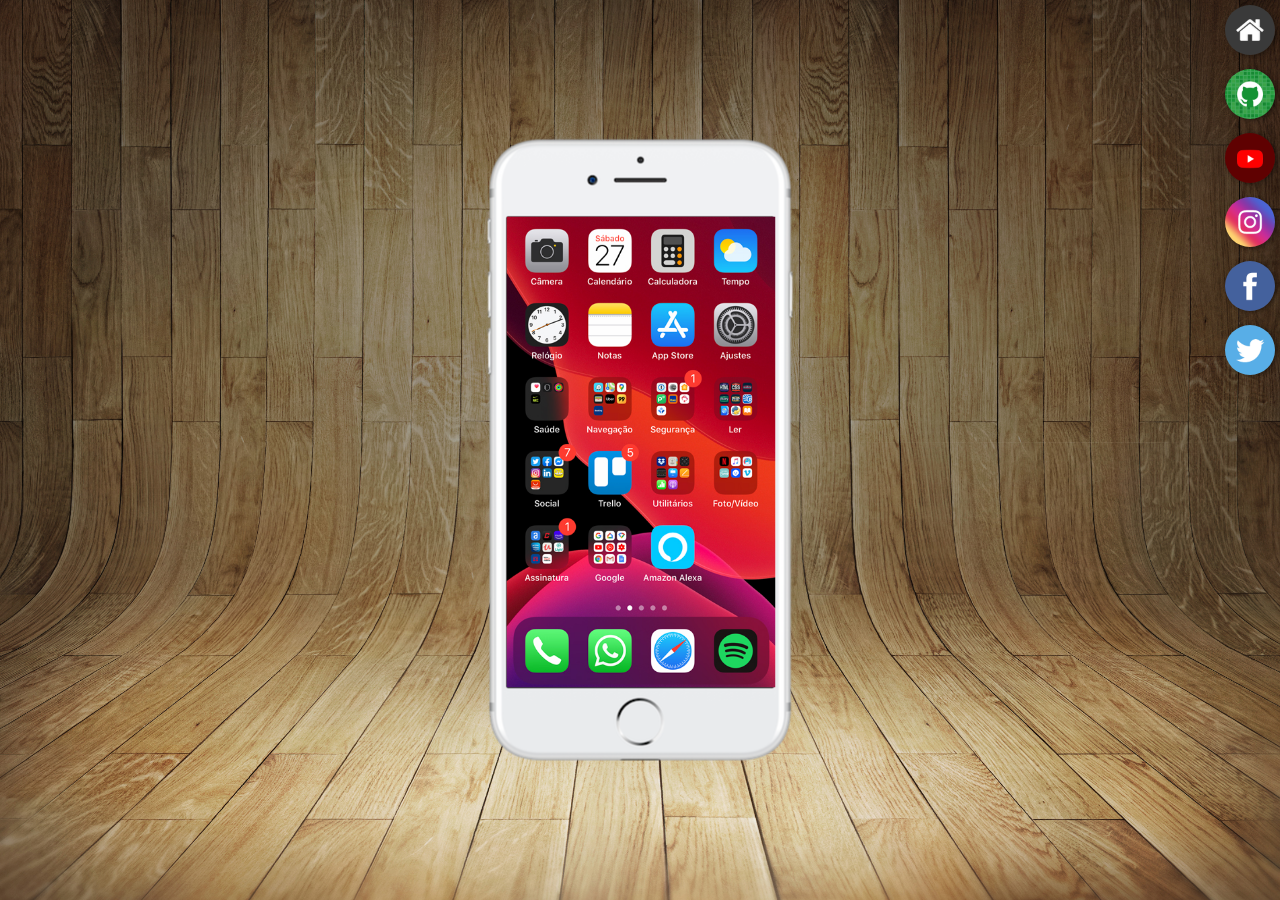
<file: index.html>
<!DOCTYPE html>
<html lang="pt-br">
<head>
    <meta charset="UTF-8">
    <meta name="viewport" content="width=device-width, initial-scale=1.0">
    <link rel="shortcut icon" href="favicon.ico" type="image/x-icon">
    <link rel="stylesheet" href="estilo/style.css">
    <title>Projeto de Redes Sociais</title>

</head>
<body>
    <main>
        <section id="telefone">
            <iframe src="home.html" name="tela" id="tela" frameborder="0">

            </iframe>
        </section>
        <section id="redes">
            <a href="home.html" target="tela"><img src="imagens/logo-home.jpg" alt="home"></a> <br>
            <a href="github.html" target="tela"><img src="imagens/logo-github.jpg" alt="github"></a> <br>
            <a href="youtube.html" target="tela"><img src="imagens/logo-youtube.jpg" alt="youtube"></a> <br>
            <a href="instagram.html" target="tela"><img src="imagens/logo-instagram.jpg" alt="instagram"></a> <br>
            <a href="facebook.html" target="tela"><img src="imagens/logo-facebook.jpg" alt="facebook"></a> <br>
            <a href="twitter.html" target="tela"><img src="imagens/logo-twitter.jpg" alt="twitter"></a> <br>

        </section>
    </main>
</body>
</html>
</file>
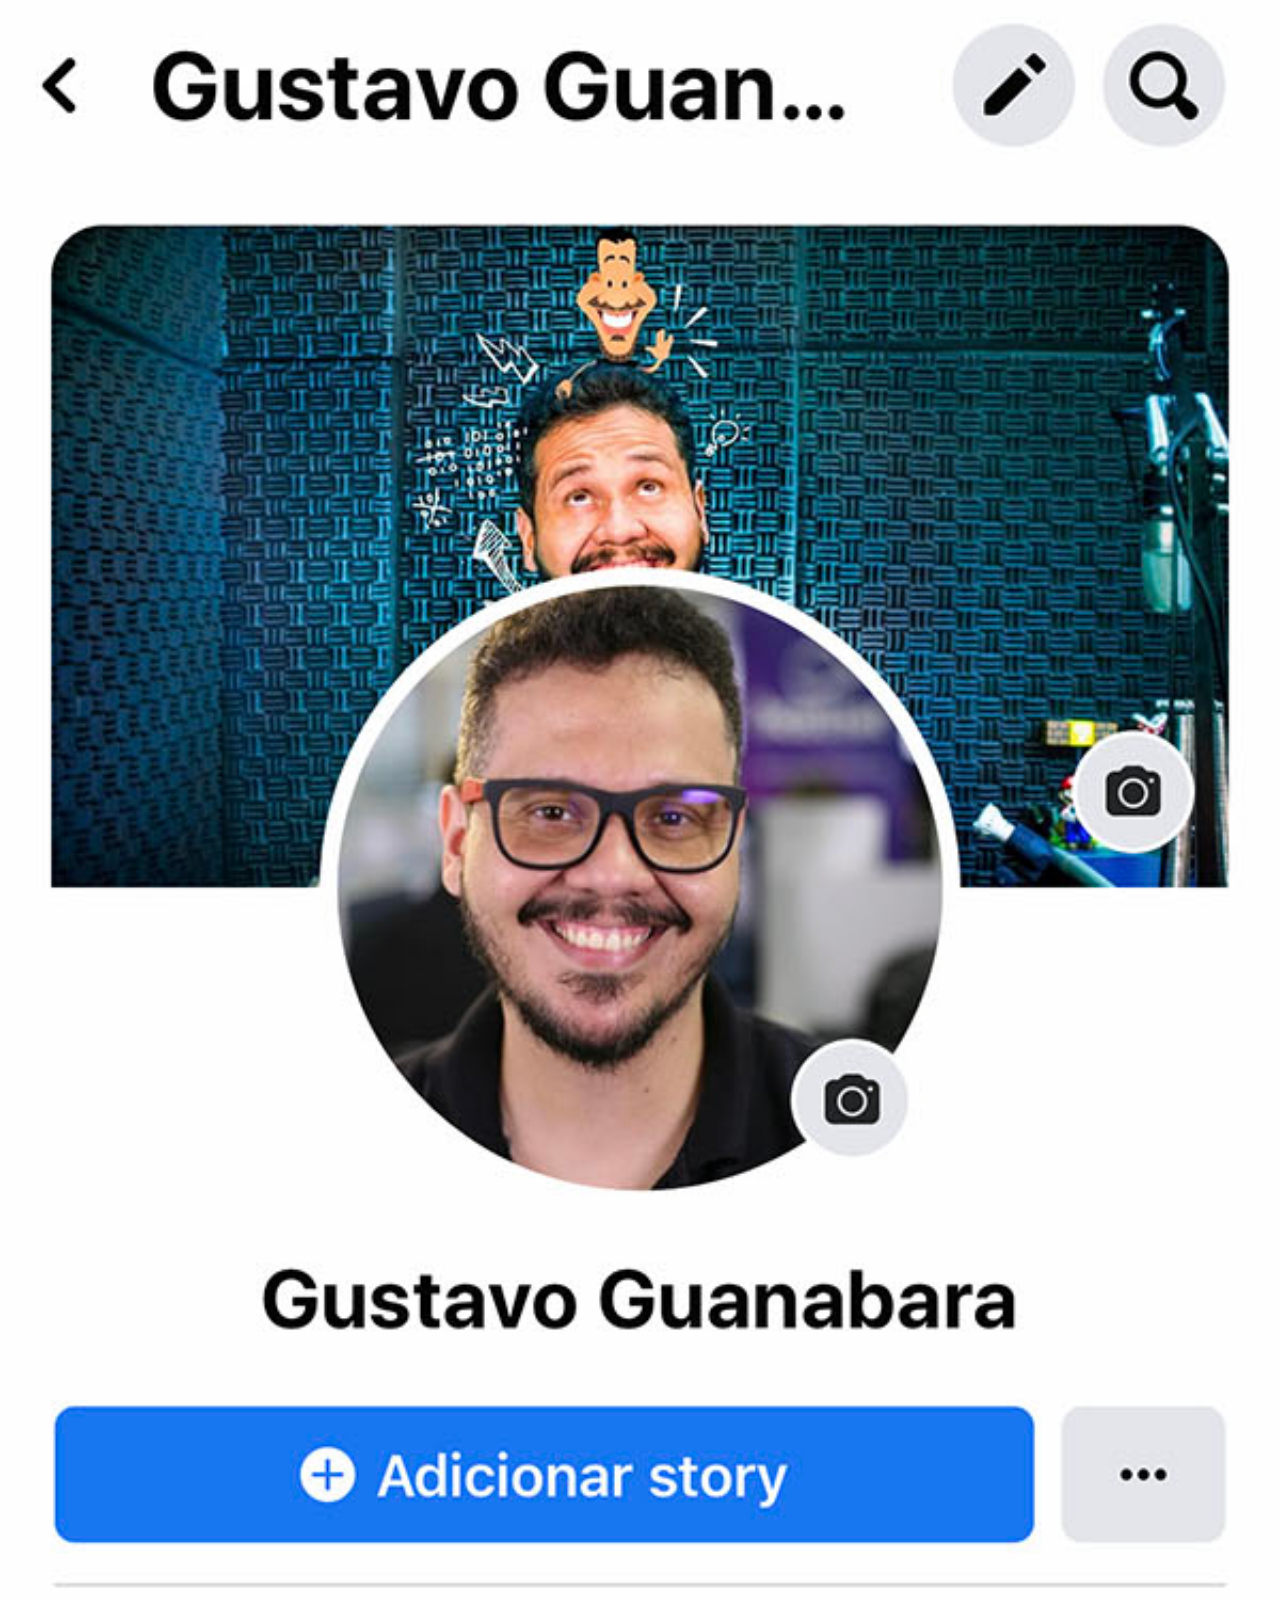
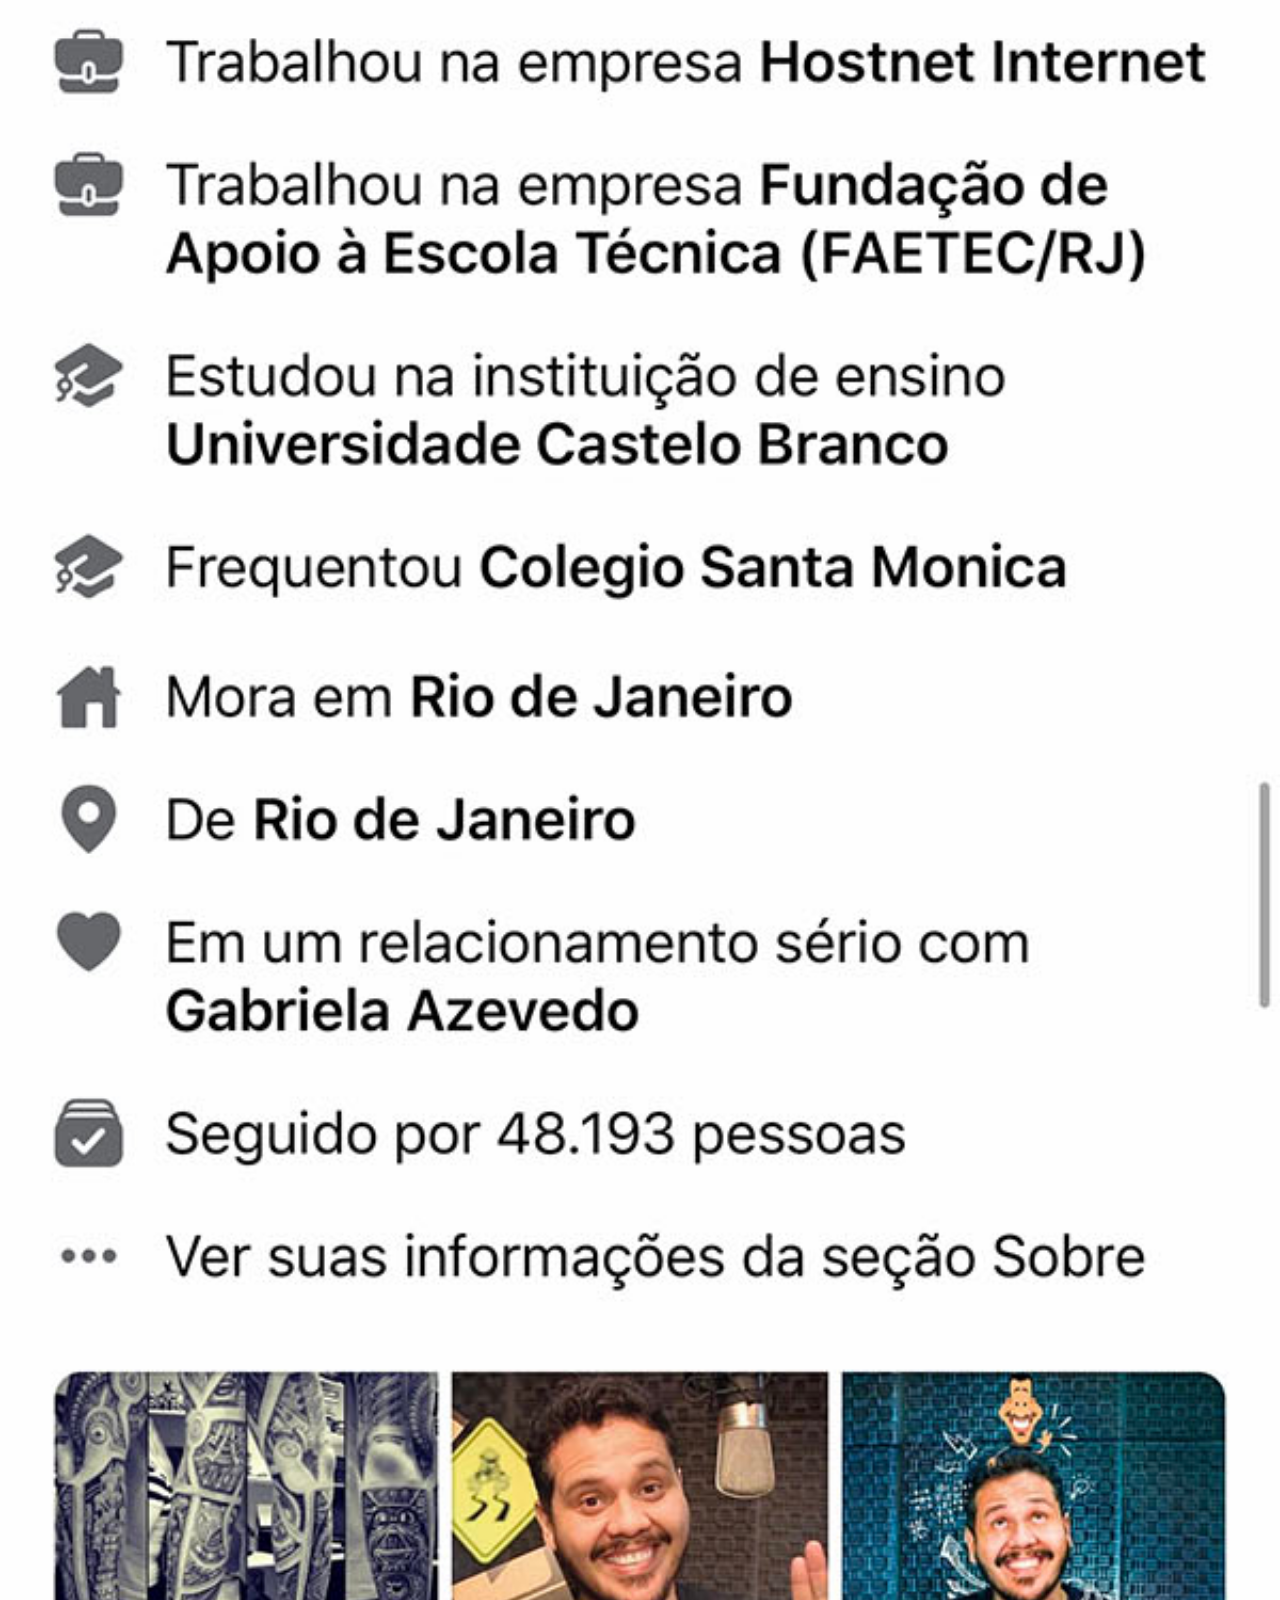
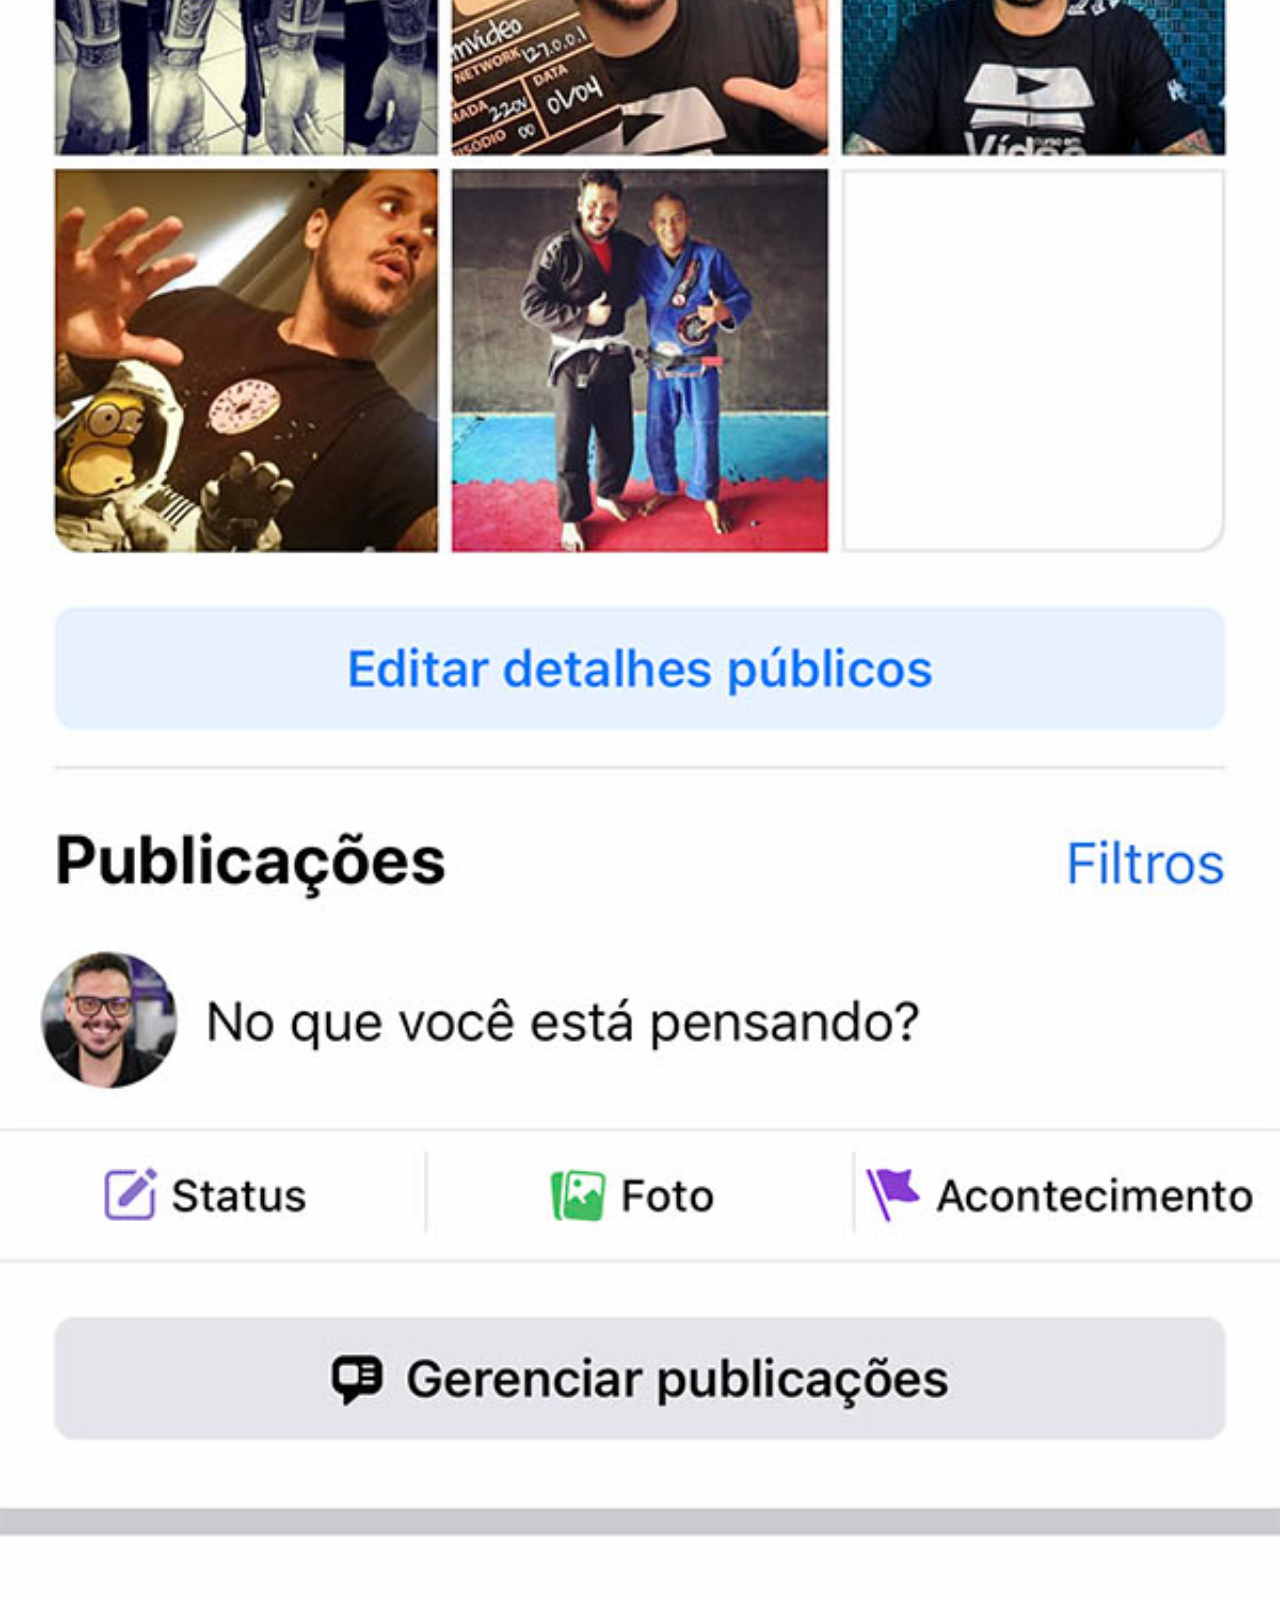
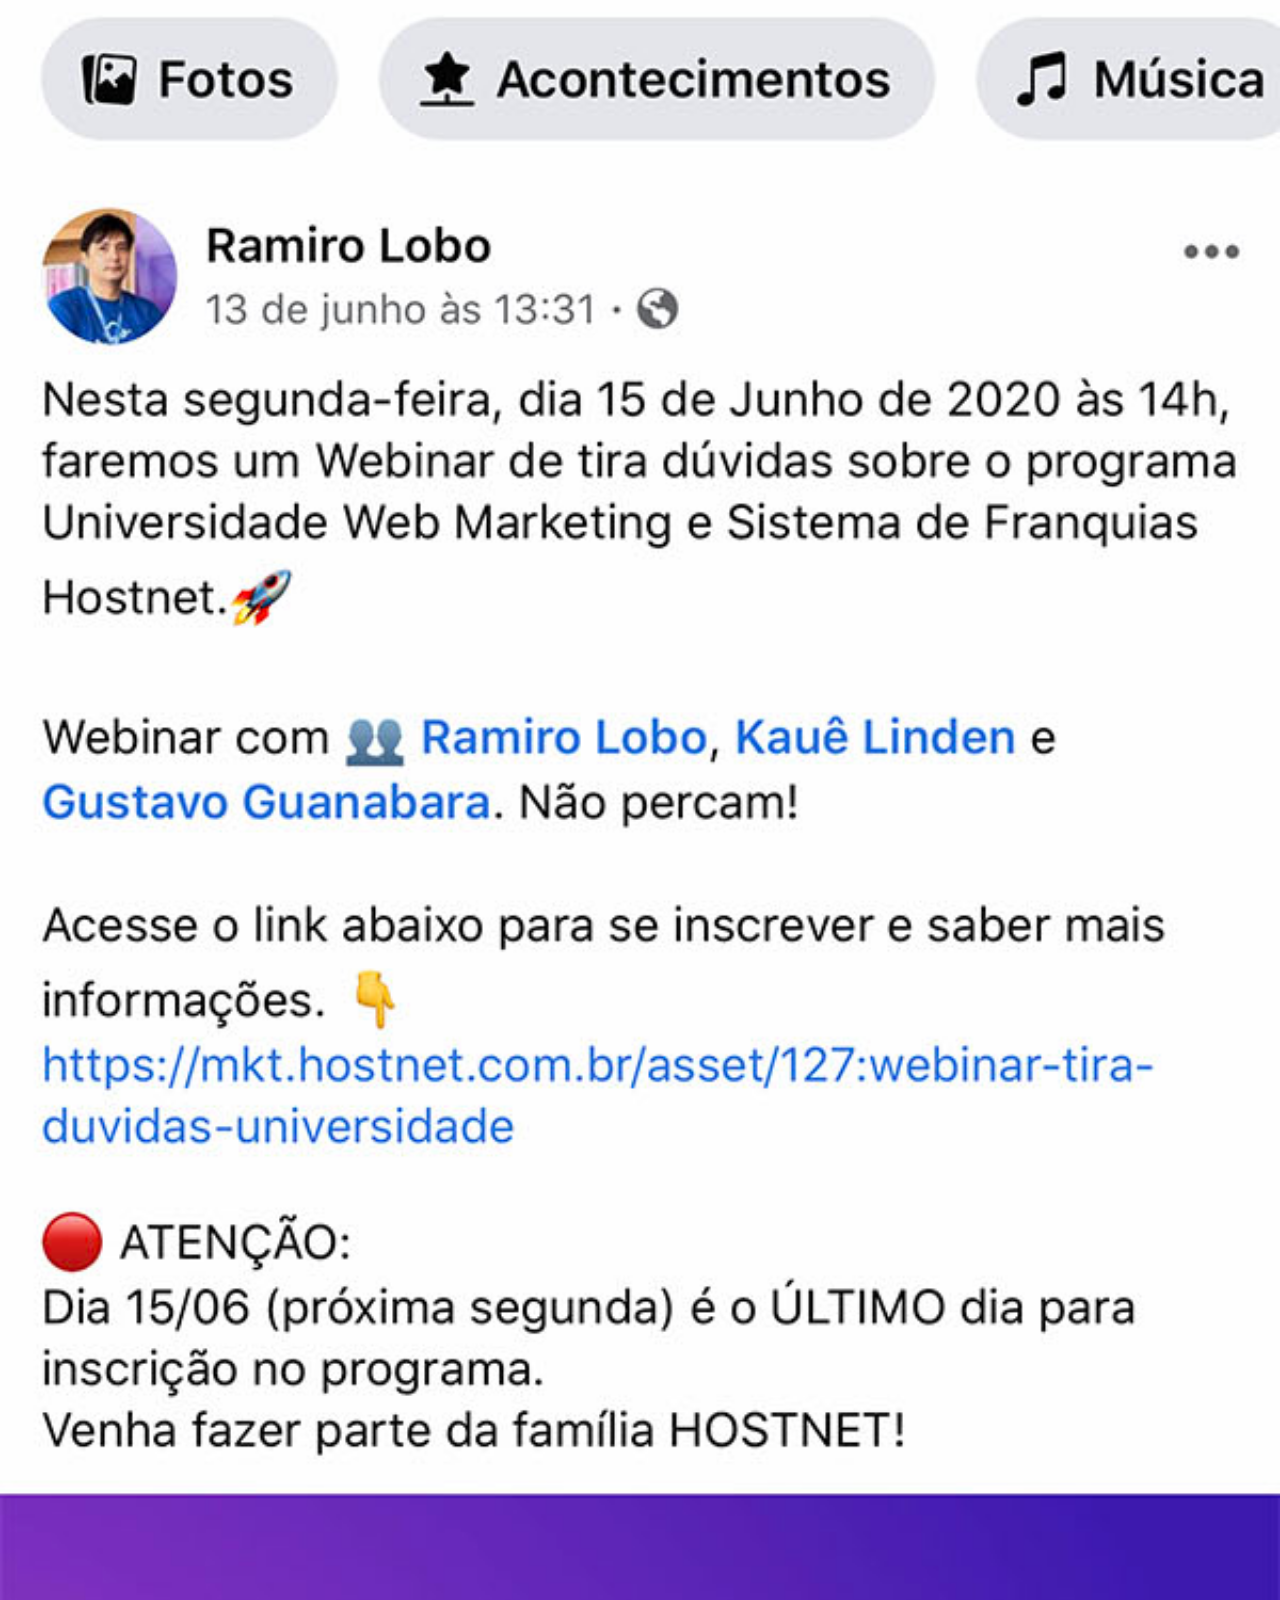
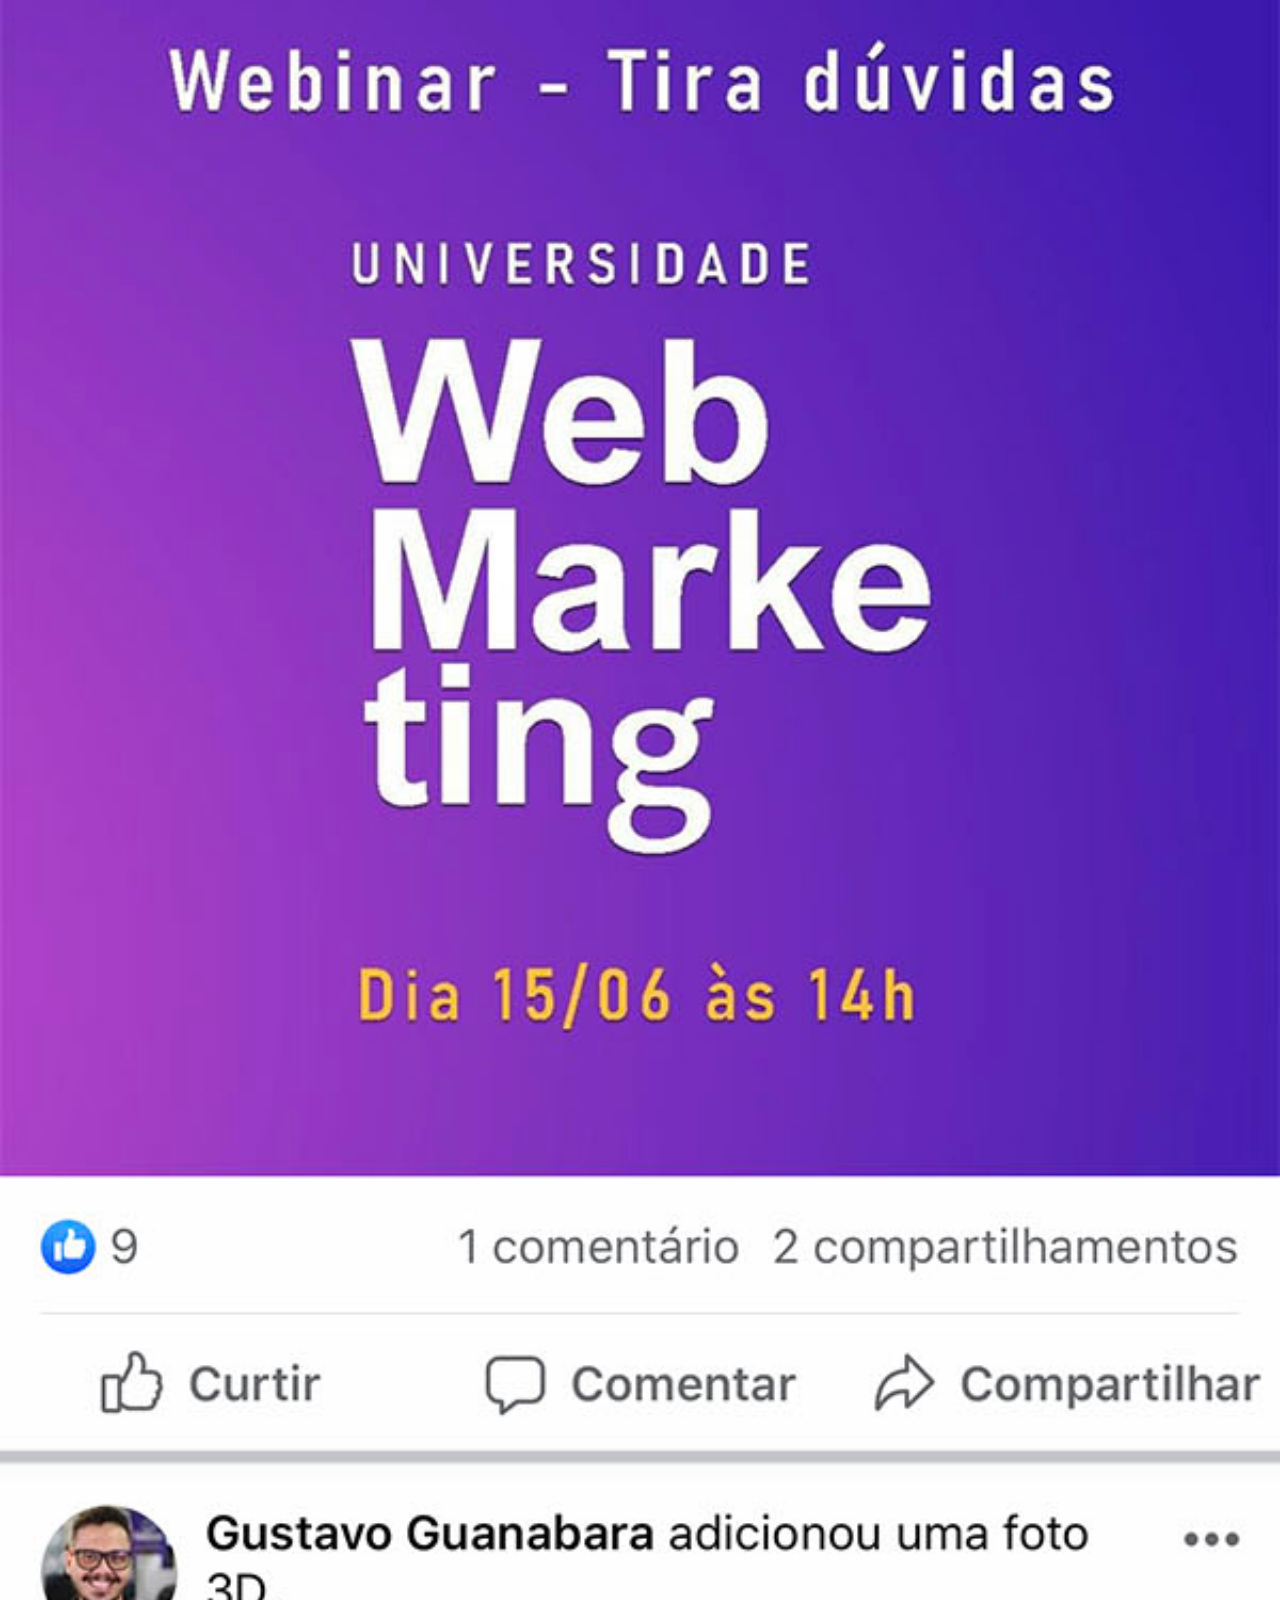
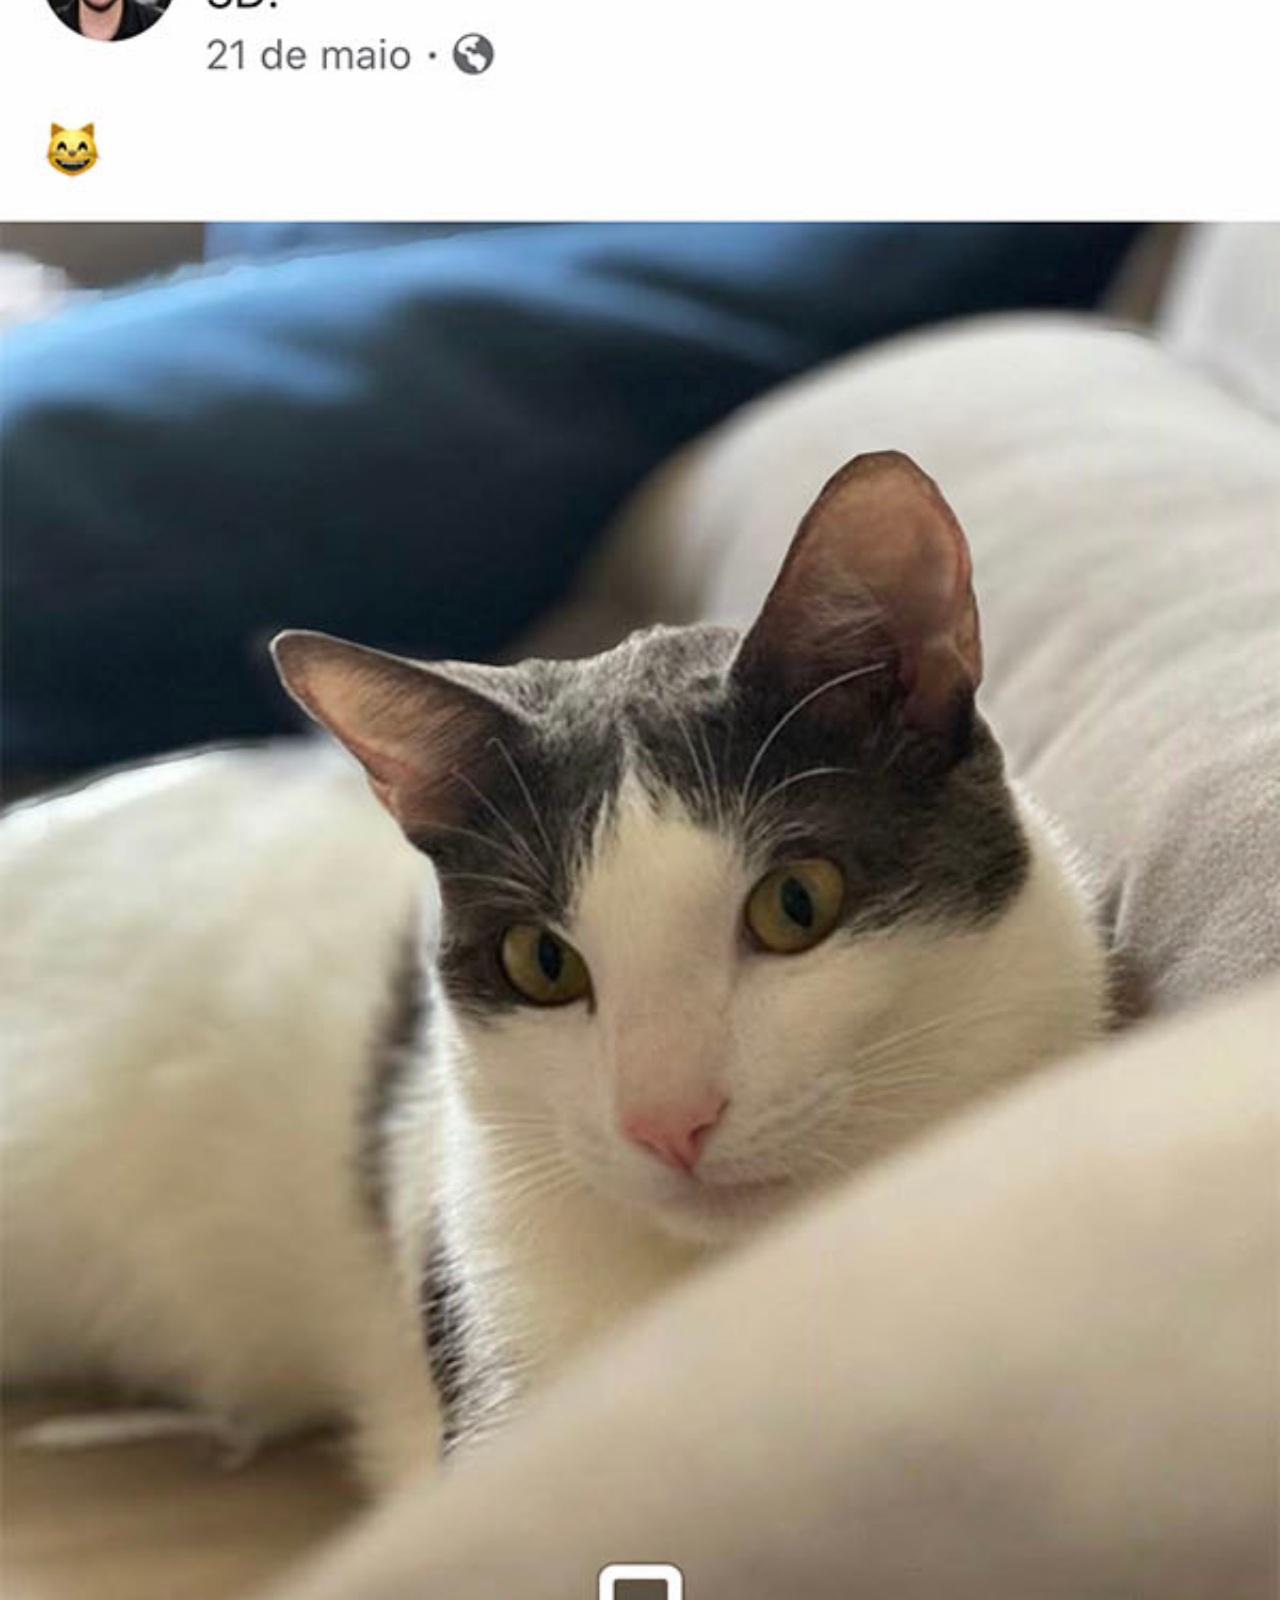
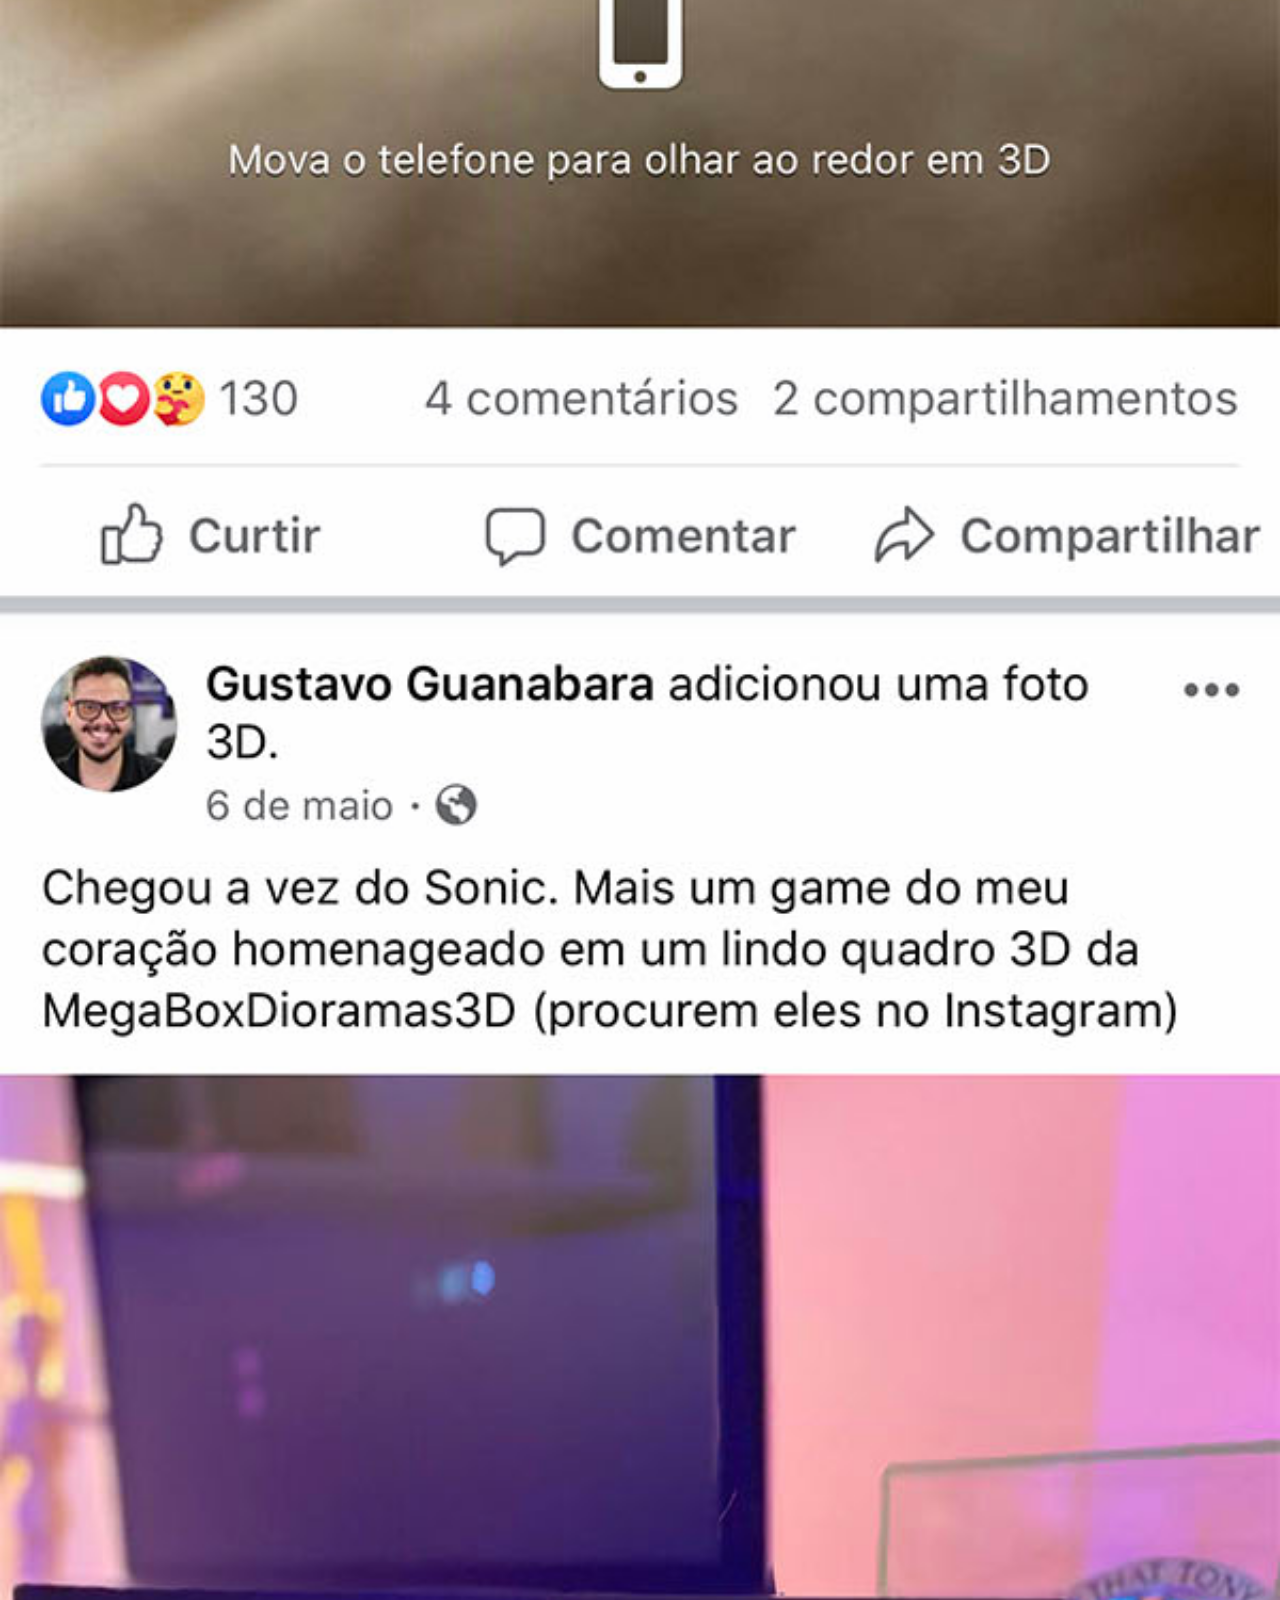
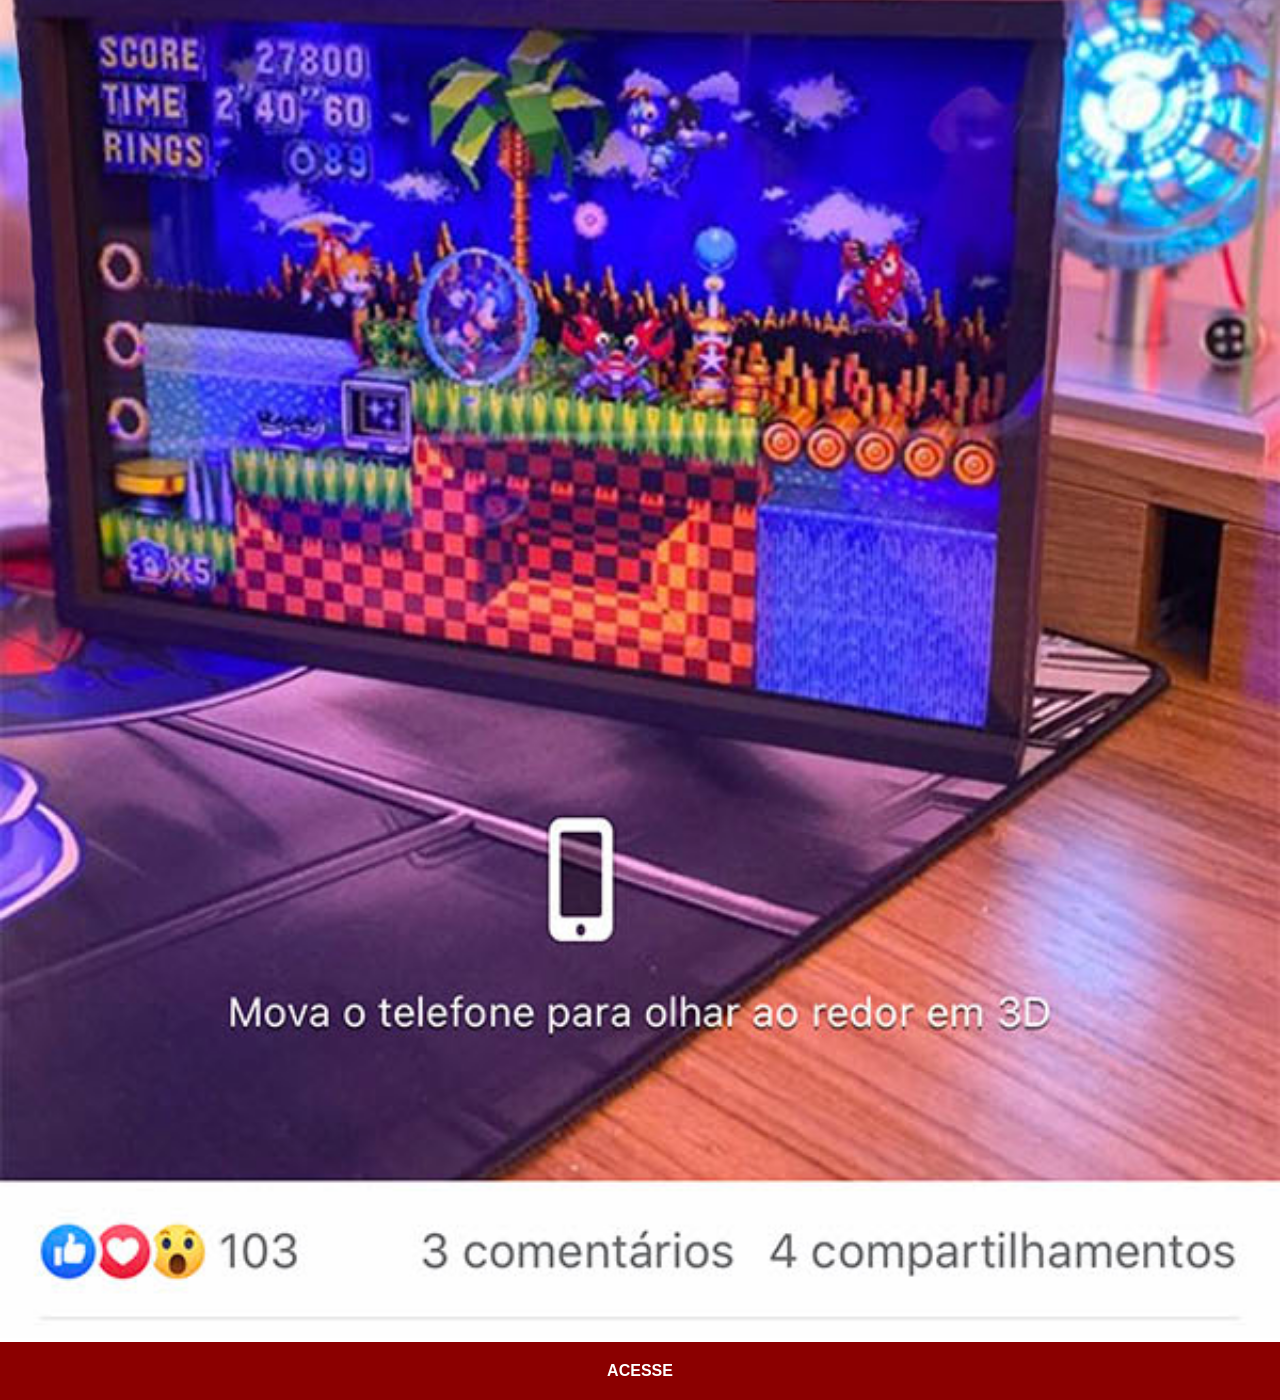
<file: facebook.html>
<!DOCTYPE html>
<html lang="pt-br">
<head>
    <meta charset="UTF-8">
    <meta name="viewport" content="width=device-width, initial-scale=1.0">
    <title>Facebook</title>
    <link rel="stylesheet" href="estilo/social.css">
</head>
<body>
    <img src="imagens/tela-facebook.jpg" alt="Facebook">
    <a href="#">ACESSE</a>
</body>
</html>
</file>
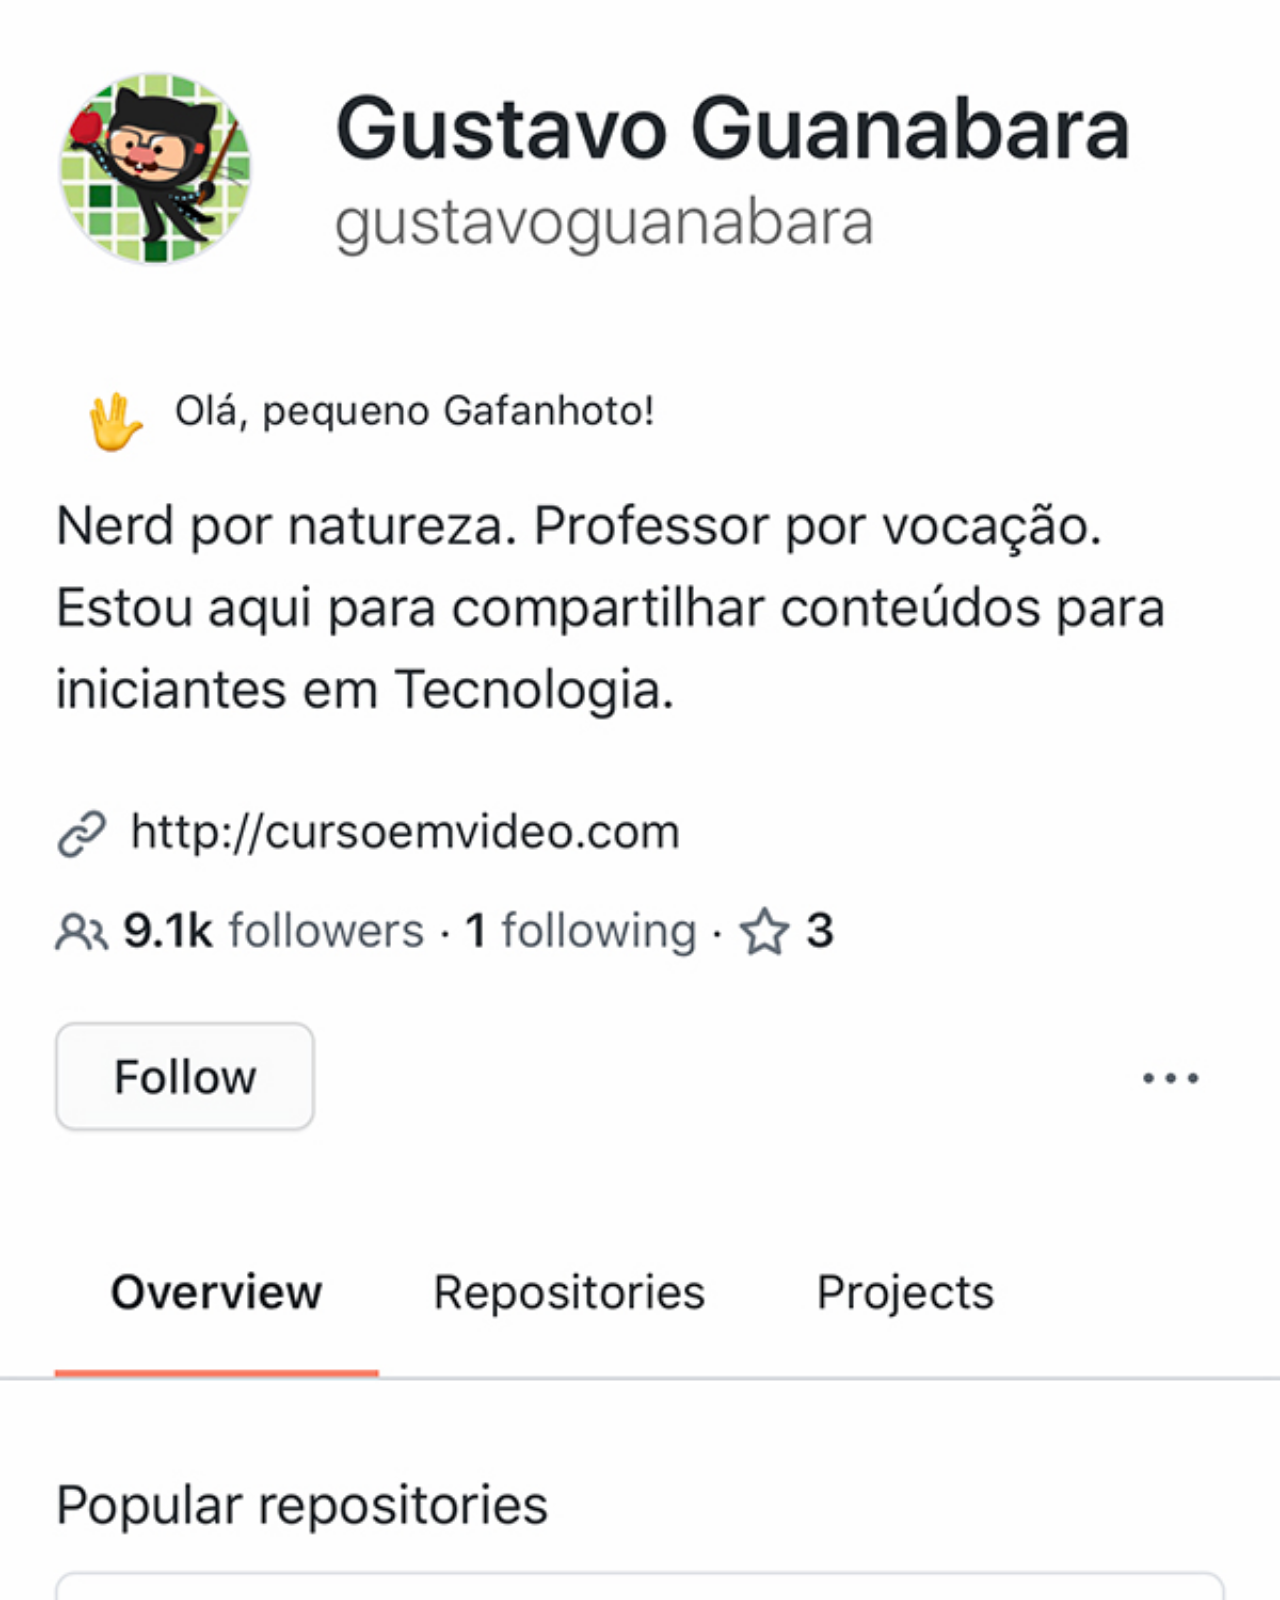
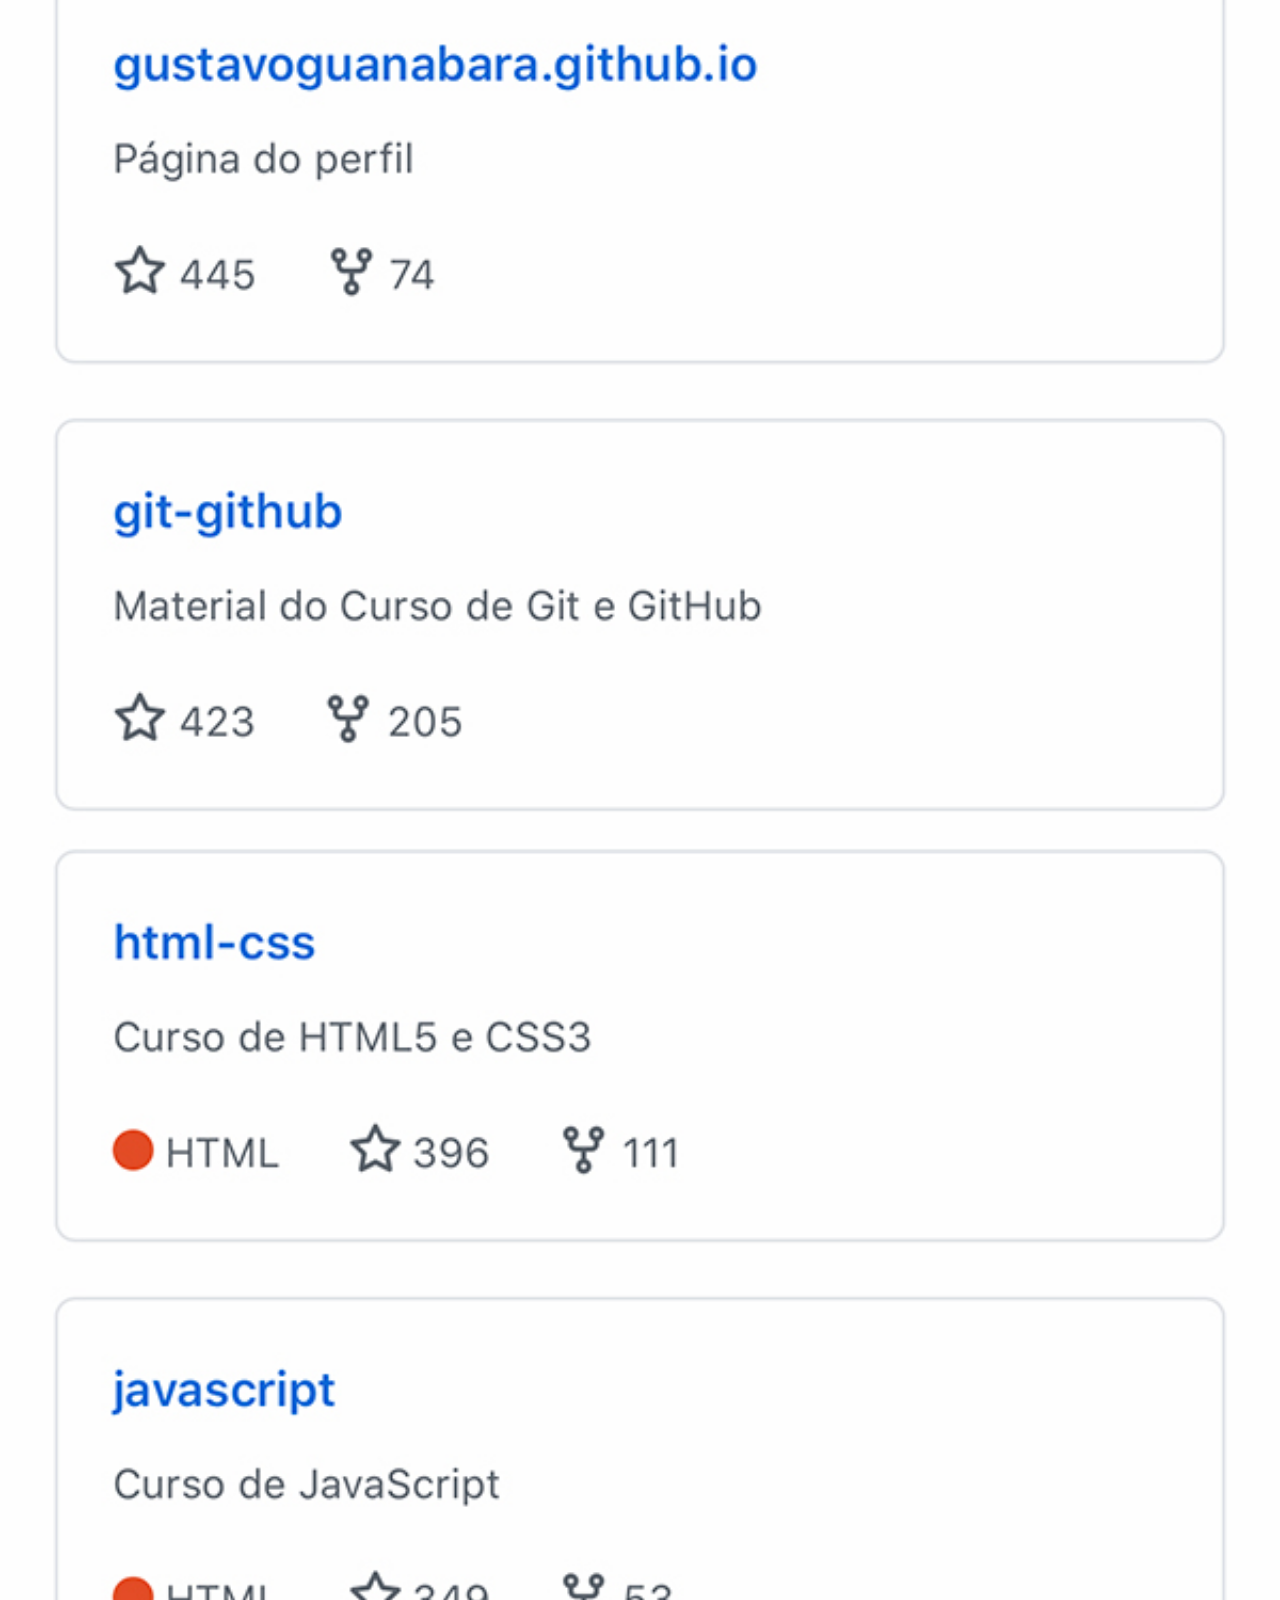
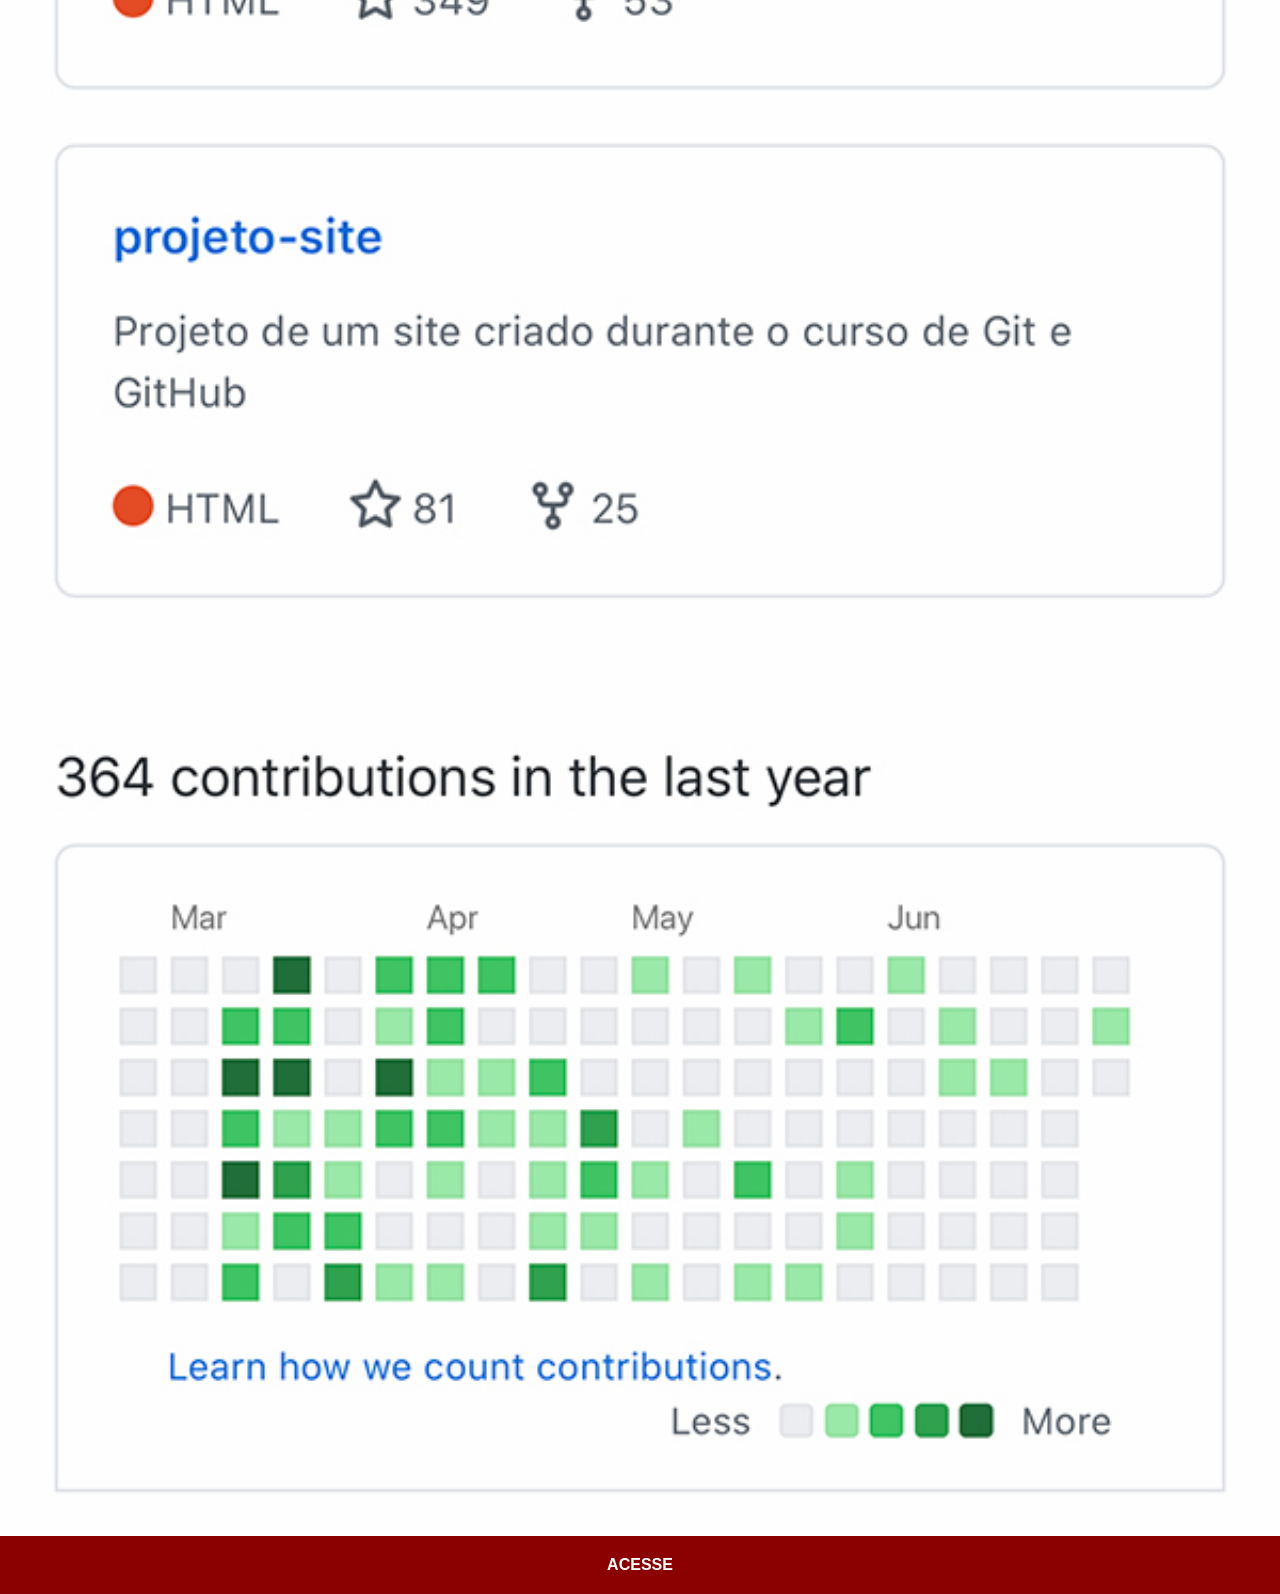
<file: github.html>
<!DOCTYPE html>
<html lang="pt-br">
<head>
    <meta charset="UTF-8">
    <meta name="viewport" content="width=device-width, initial-scale=1.0">
    <title>GitHub</title>
    <link rel="stylesheet" href="estilo/social.css">
</head>
<body>
    <img src="imagens/tela-github.jpg" alt="GitHub">
    <a href="https://github.com/camaraguilherme" target="_blank">ACESSE</a>
</body>
</html>
</file>
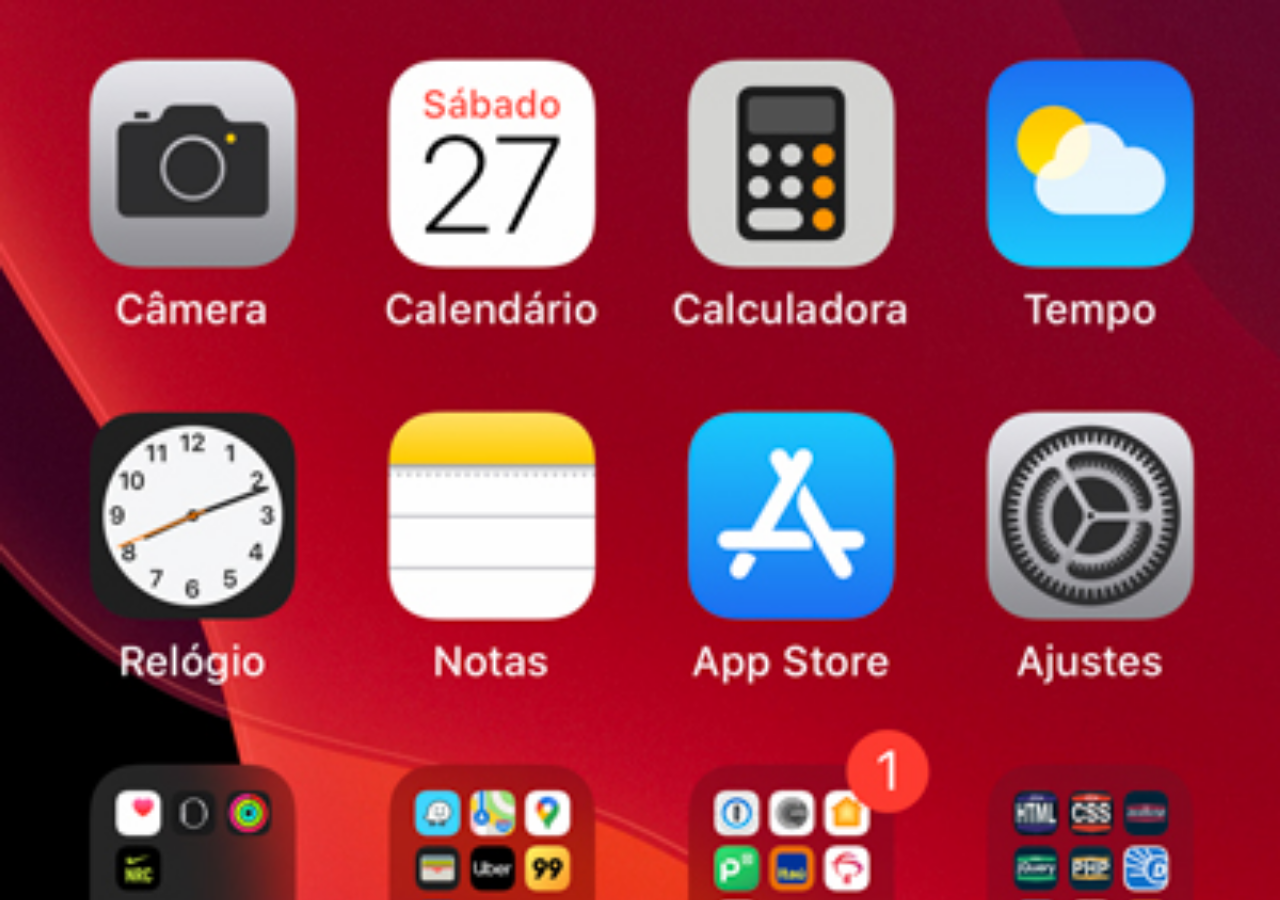
<file: home.html>
<!DOCTYPE html>
<html lang="pt-br">
<head>
    <meta charset="UTF-8">
    <meta name="viewport" content="width=device-width, initial-scale=1.0">
    <title>Document</title>
    <style>
        *{
            padding: 0px;
            margin: 0px;
        }
        body{
            height: 100vh;
            width: 100vw;
            background: url("imagens/tela-home.jpg") no-repeat top center;
            background-size: cover;
        }
    </style>
</head>
<body>
    
</body>
</html>
</file>
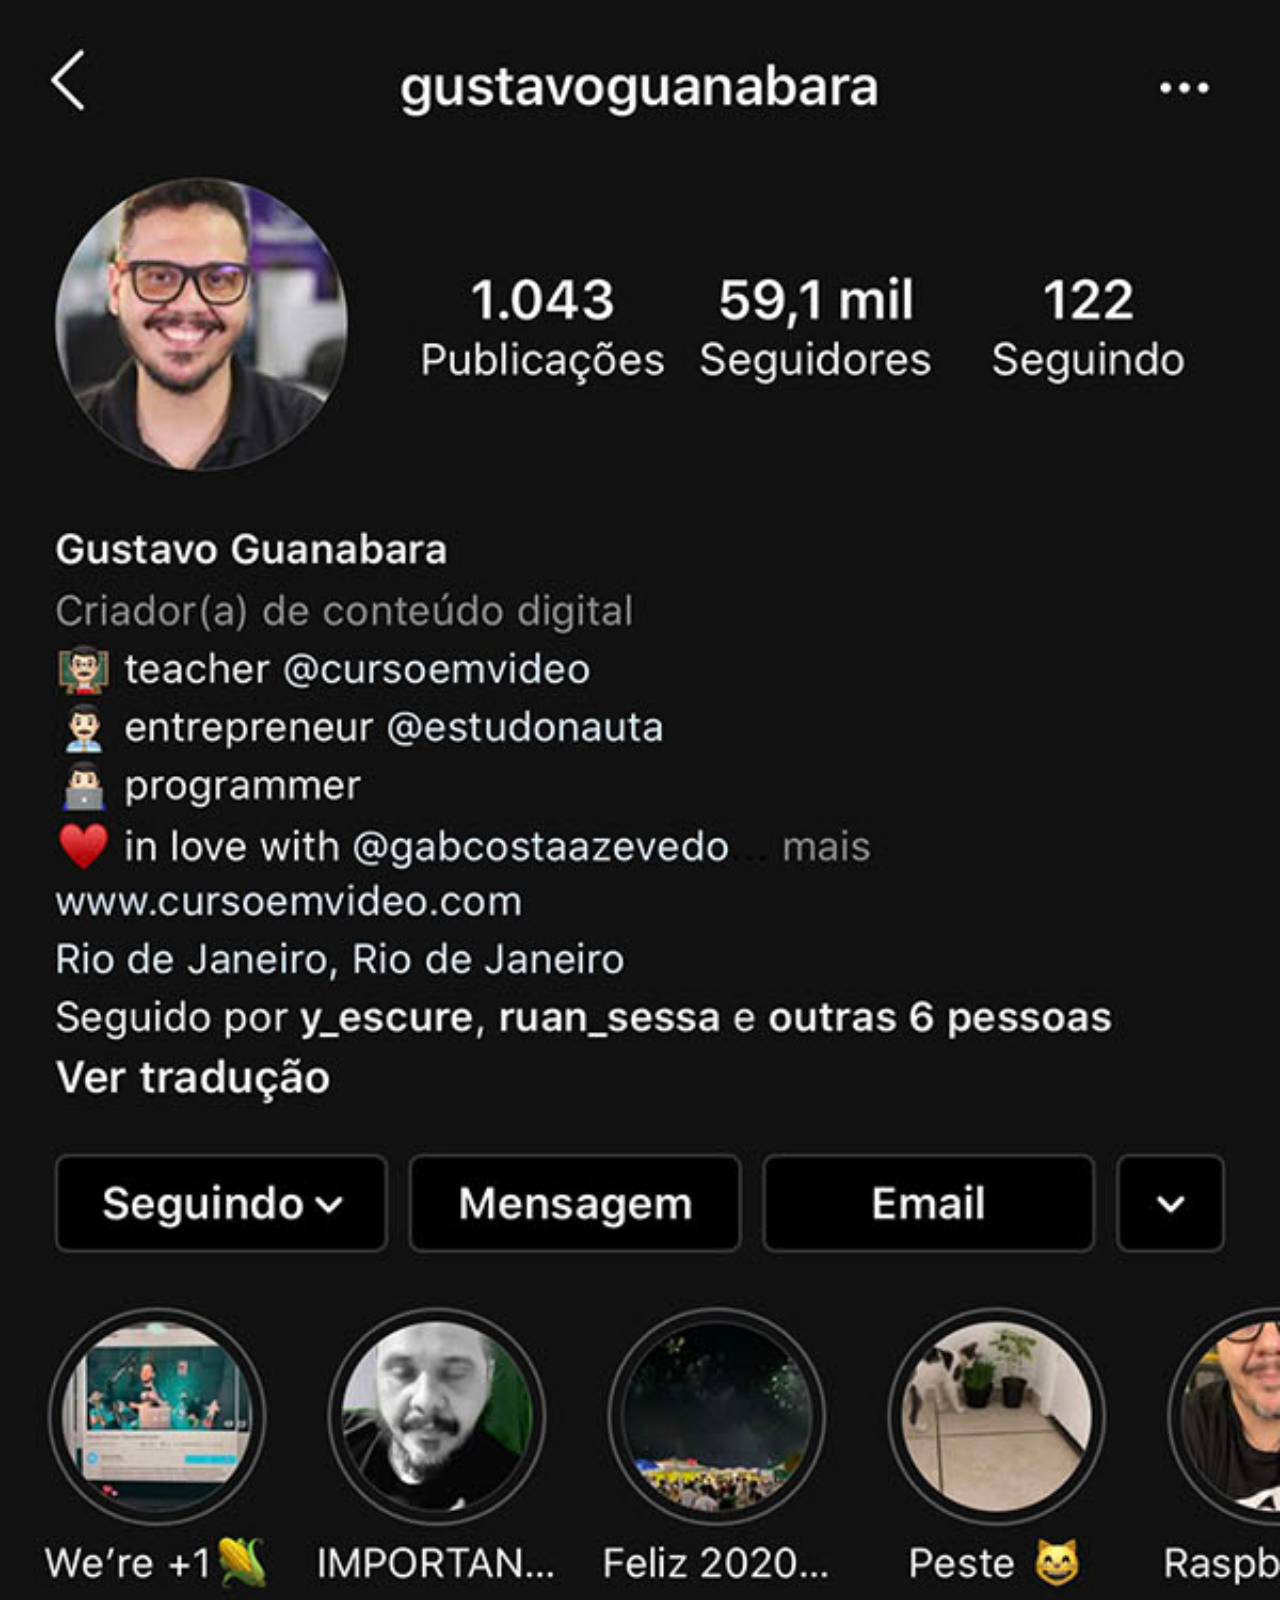
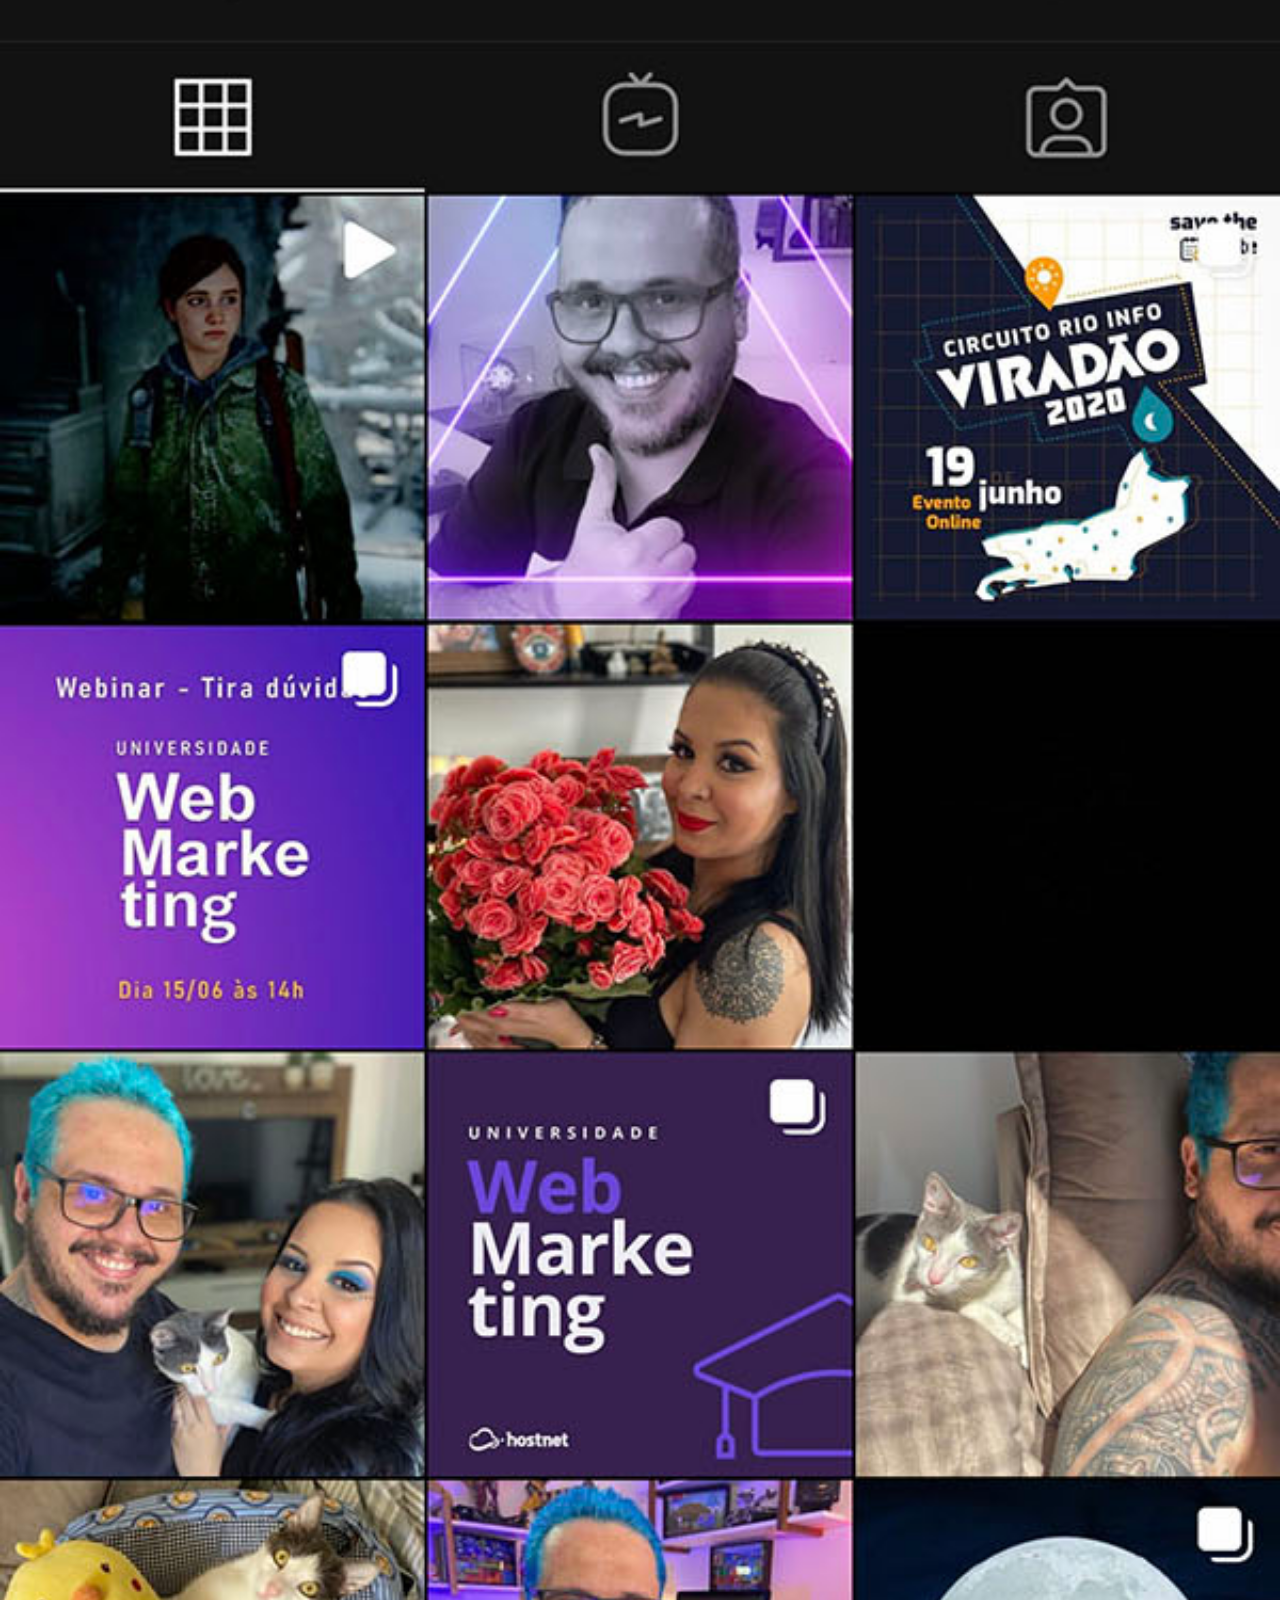
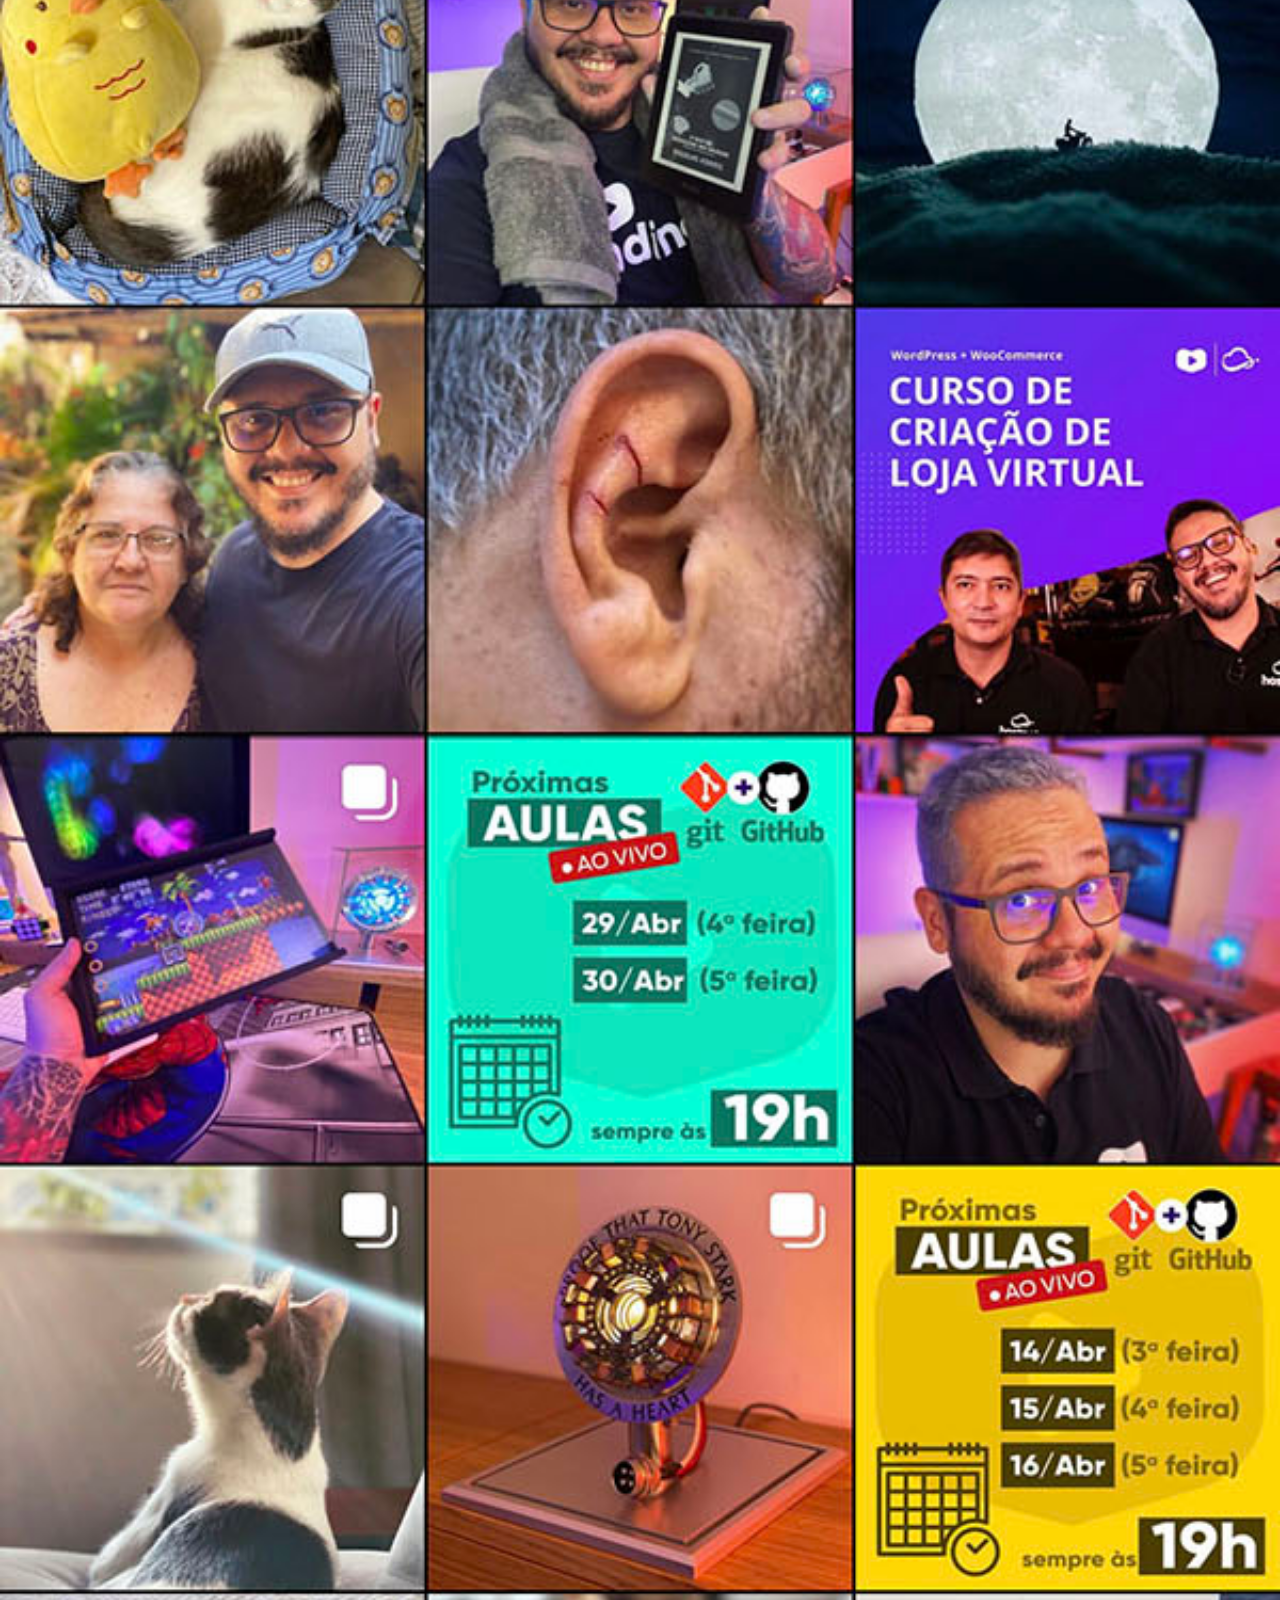
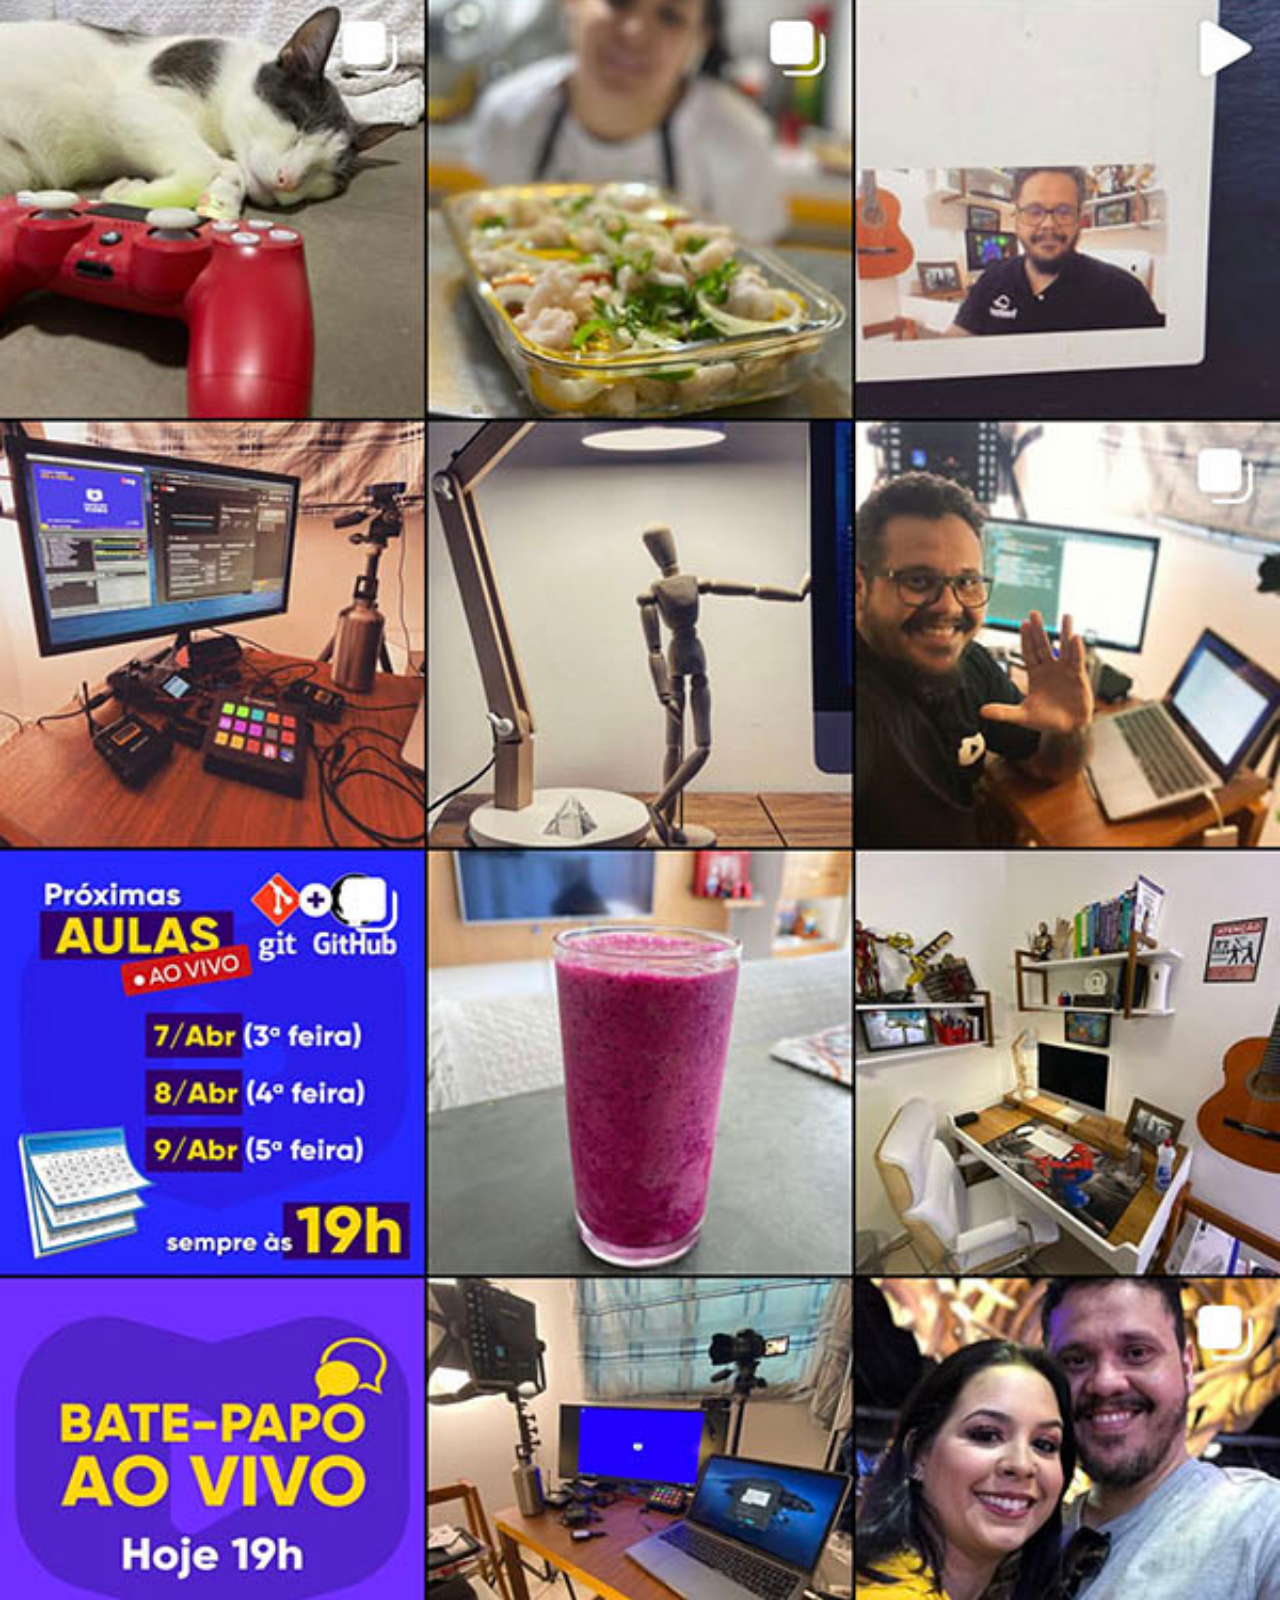
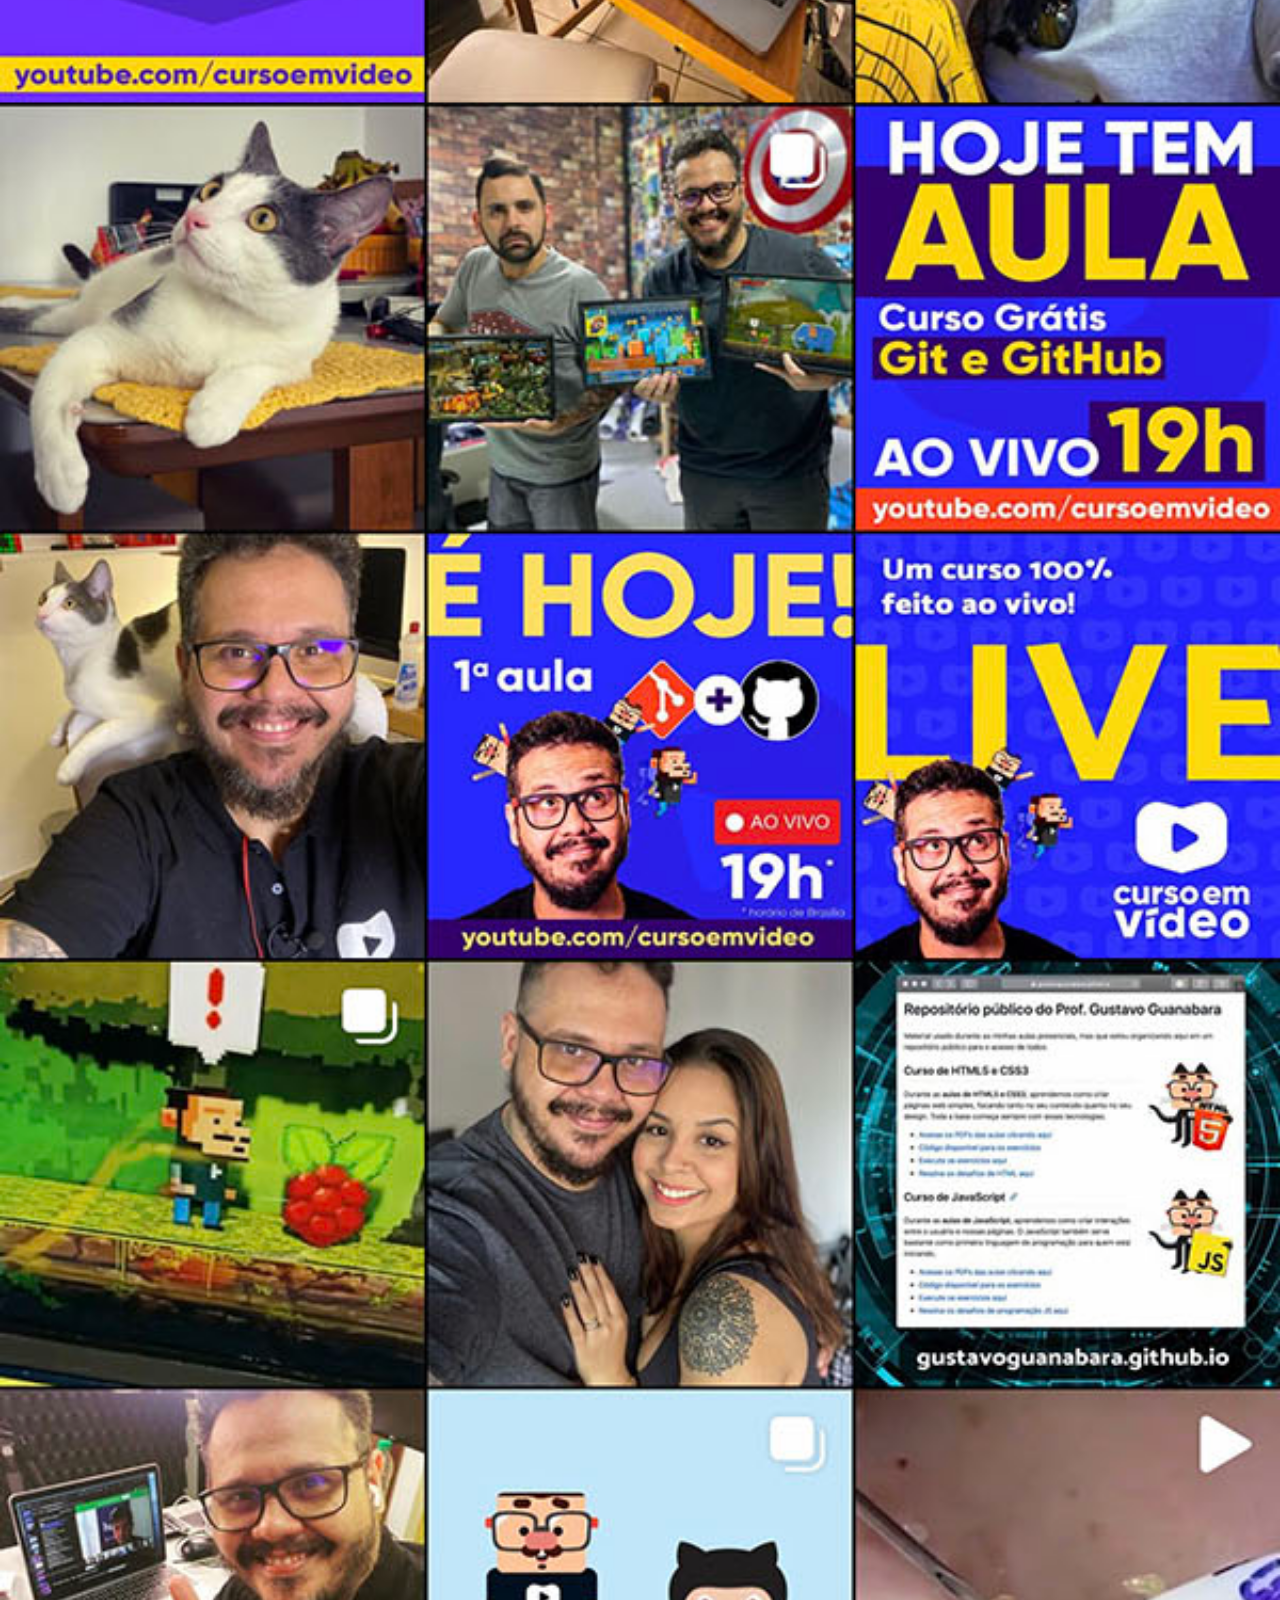
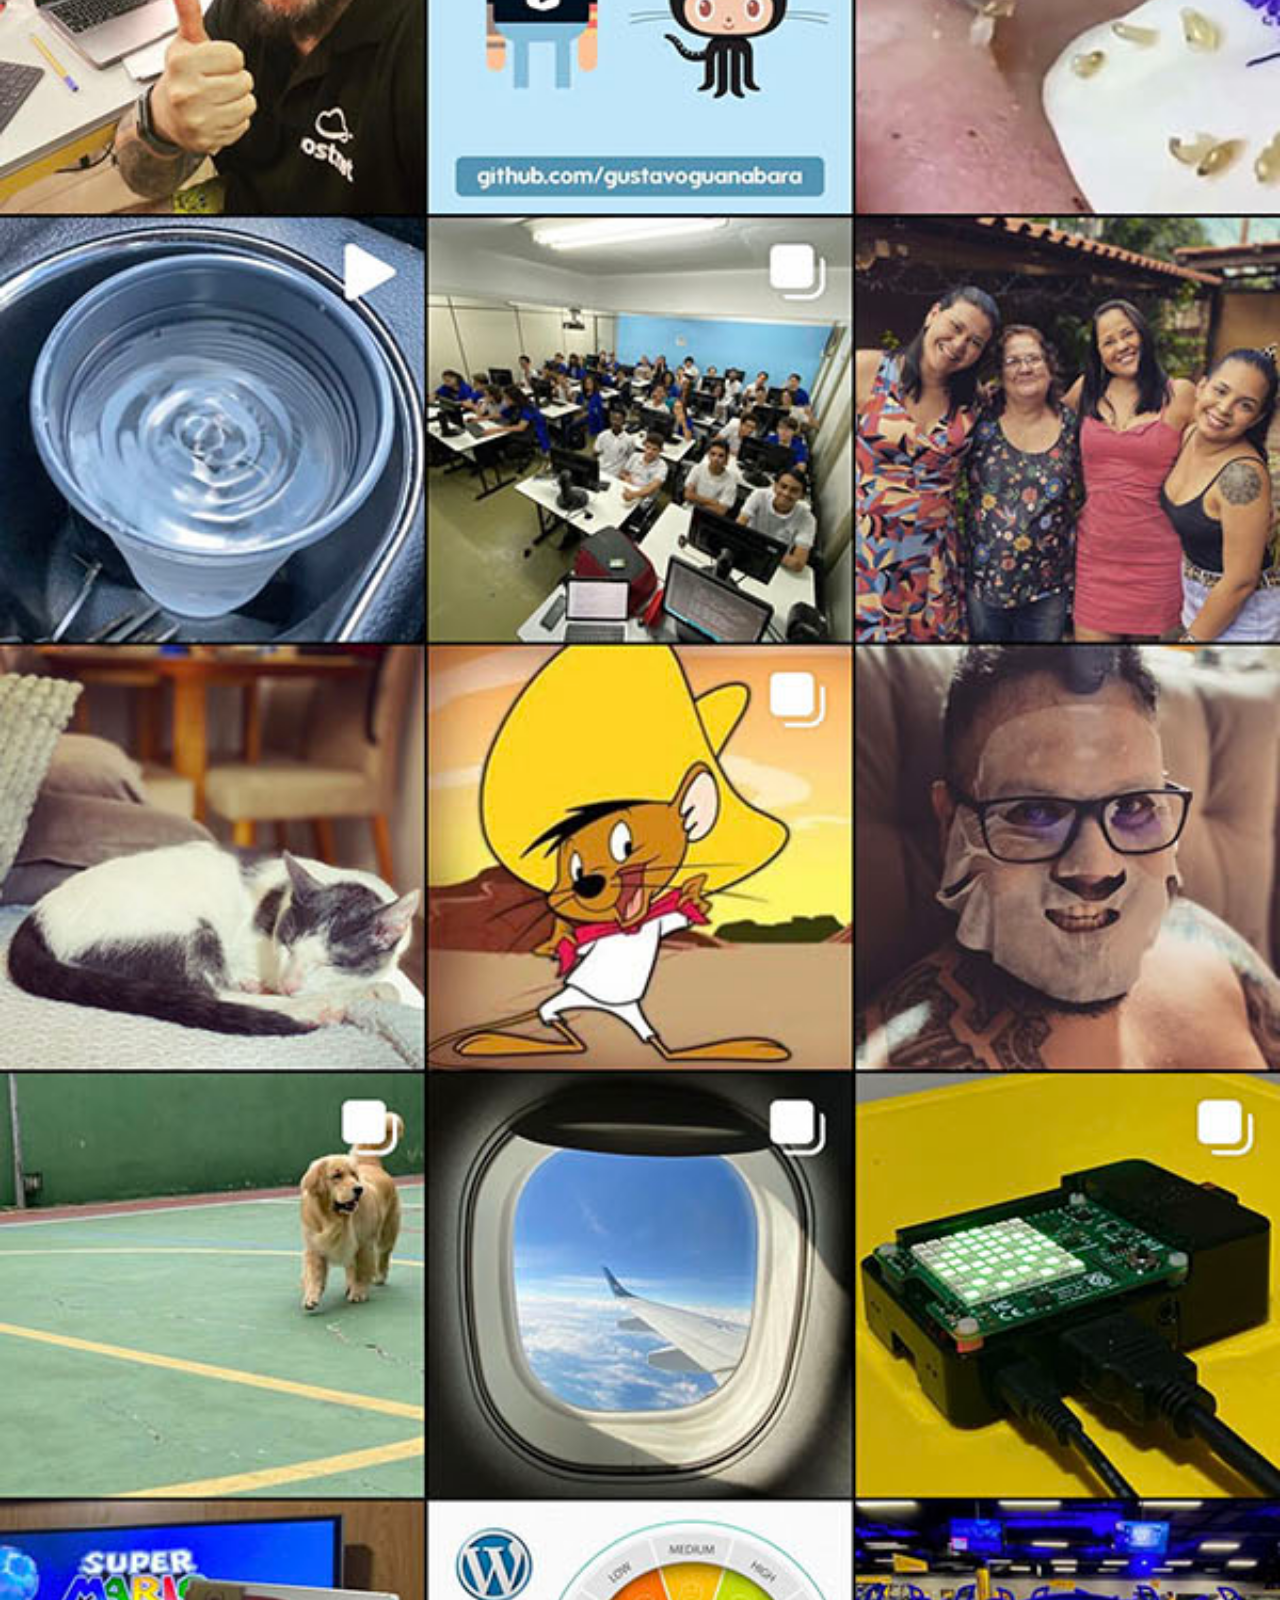
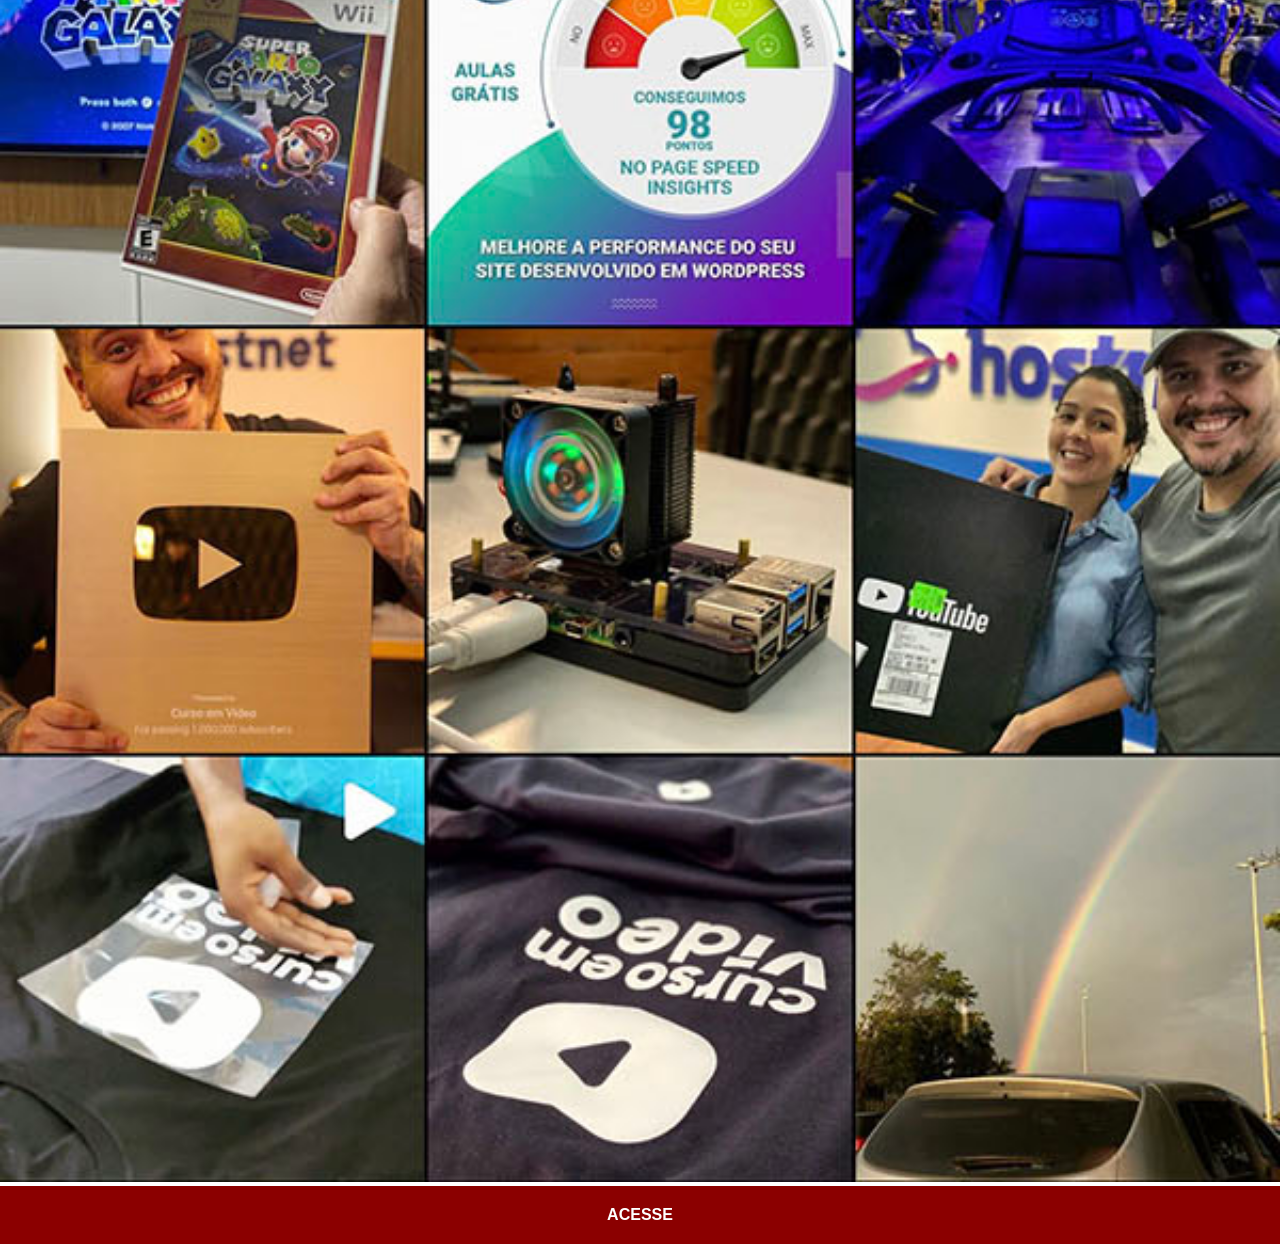
<file: instagram.html>
<!DOCTYPE html>
<html lang="pt-br">
<head>
    <meta charset="UTF-8">
    <meta name="viewport" content="width=device-width, initial-scale=1.0">
    <title>Instagram</title>
    <link rel="stylesheet" href="estilo/social.css">
</head>
<body>
    <img src="imagens/tela-instagram.jpg" alt="Instagram">
    <a href="#">ACESSE</a>
</body>
</html>
</file>
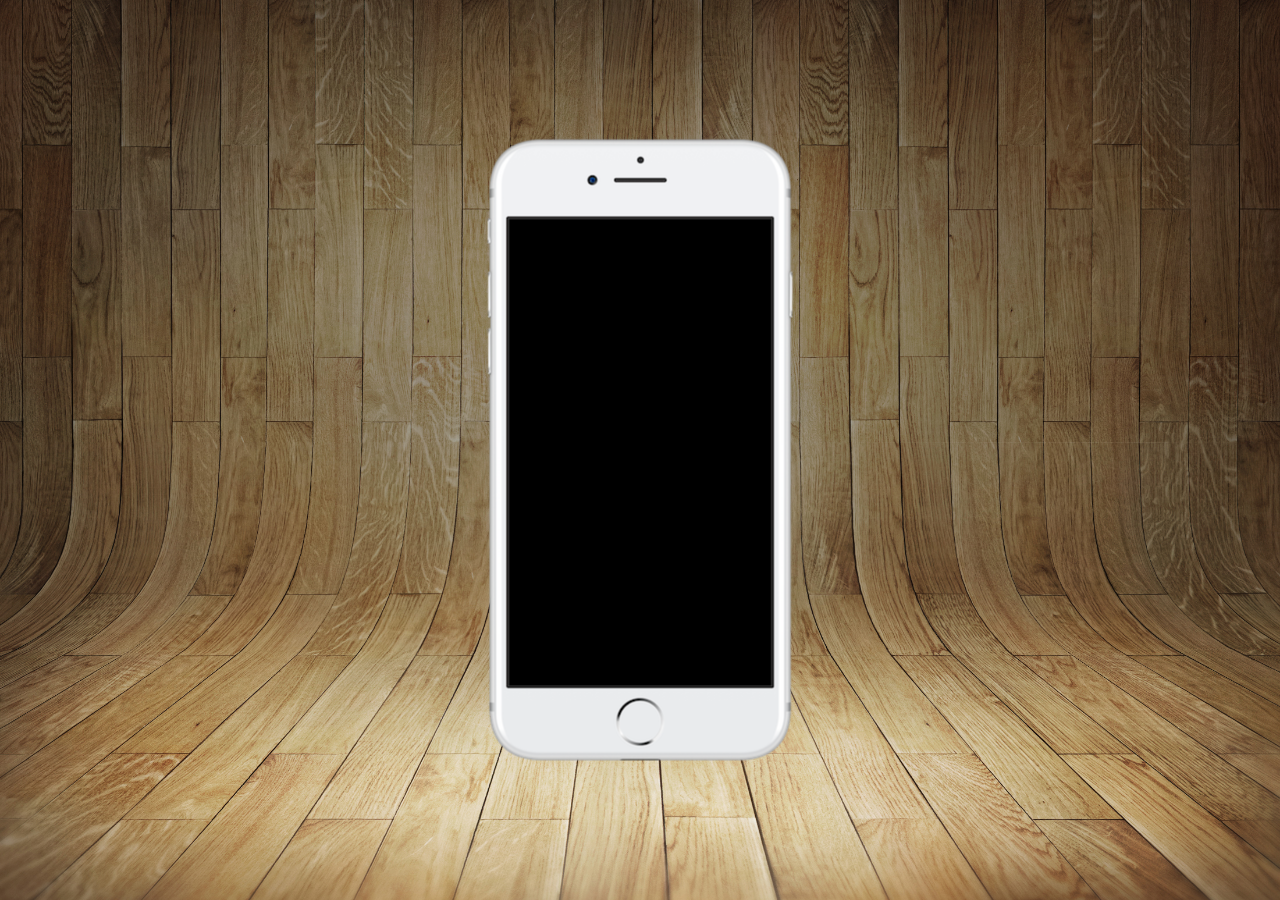
<file: social.html>
<!DOCTYPE html>
<html lang="pt-br">
<head>
    <meta charset="UTF-8">
    <meta name="viewport" content="width=device-width, initial-scale=1.0">
    <link rel="shortcut icon" href="favicon.ico" type="image/x-icon">
    <link rel="stylesheet" href="estilo/style.css">
    <title>Projeto de Redes Sociais</title>

</head>
<body>
    <main>
        <section id="telefone">

        </section>
        <section id="redes">

        </section>
    </main>
</body>
</html>
</file>
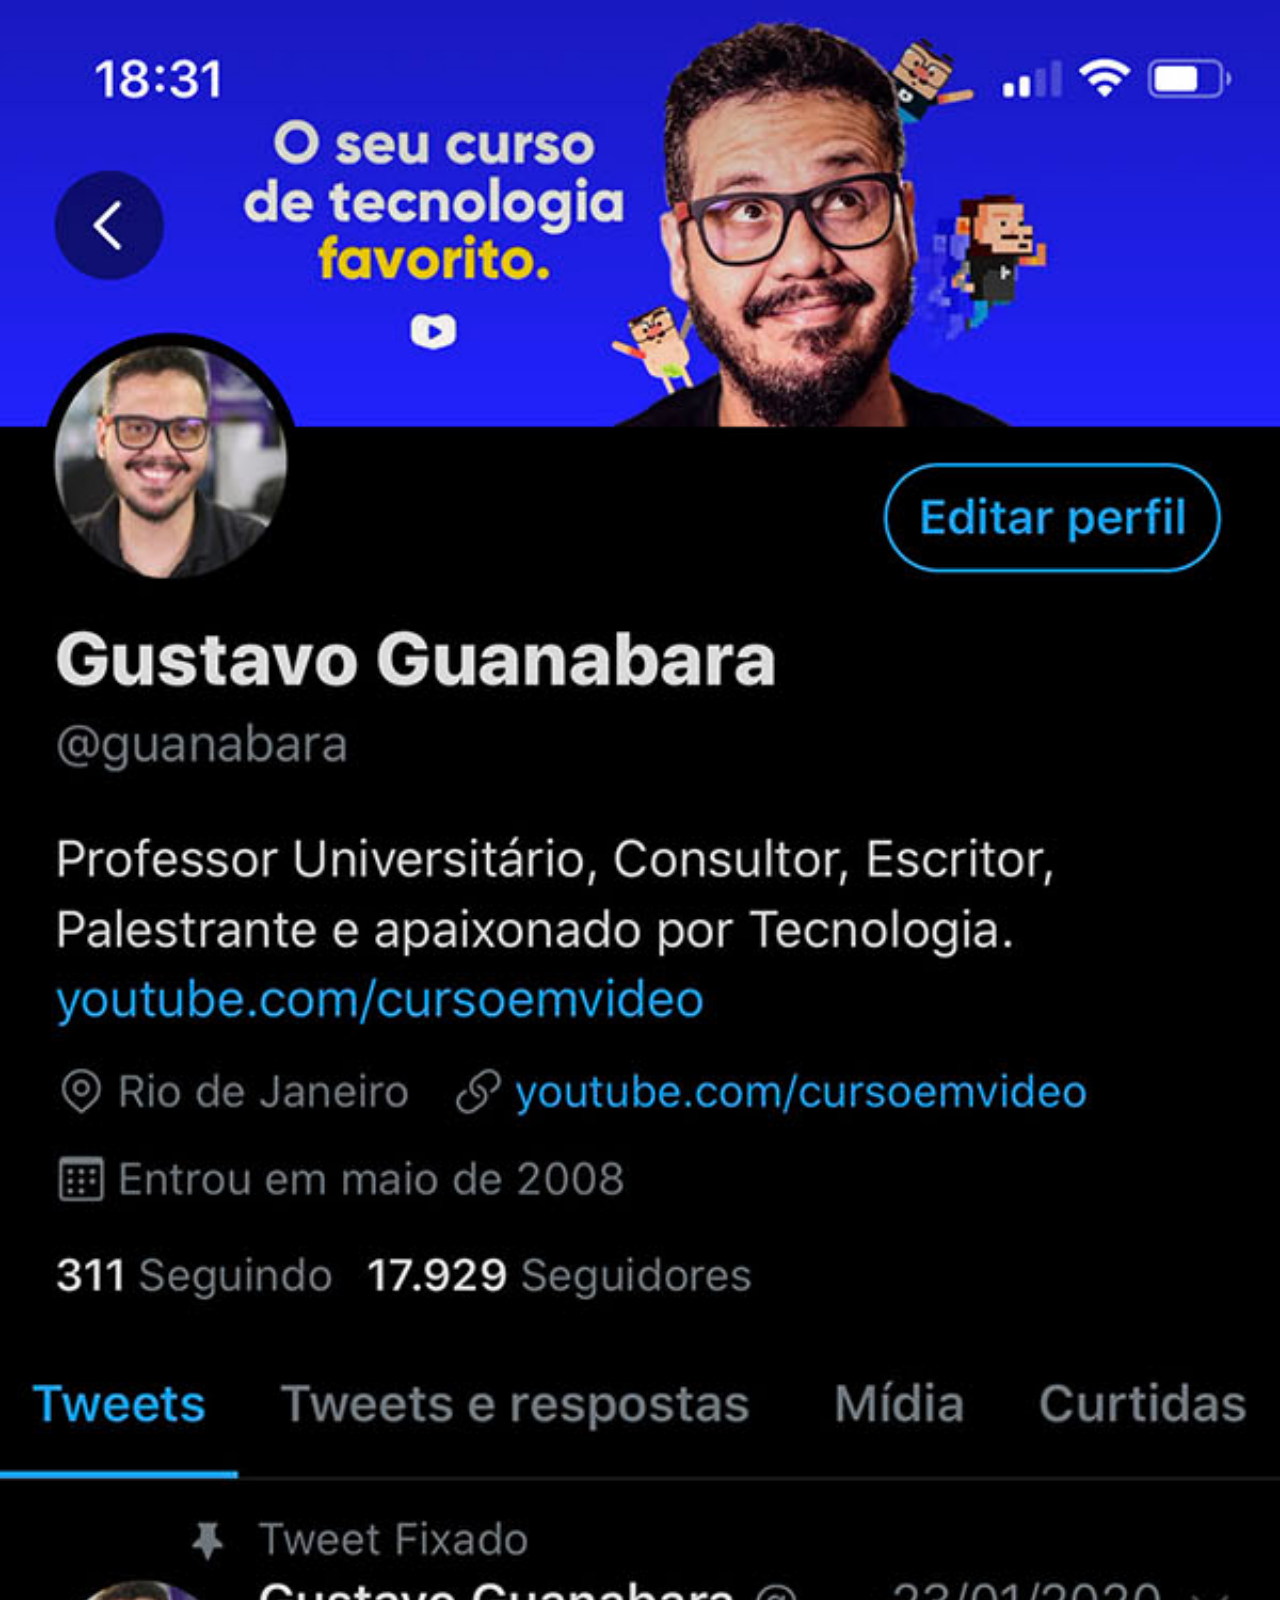
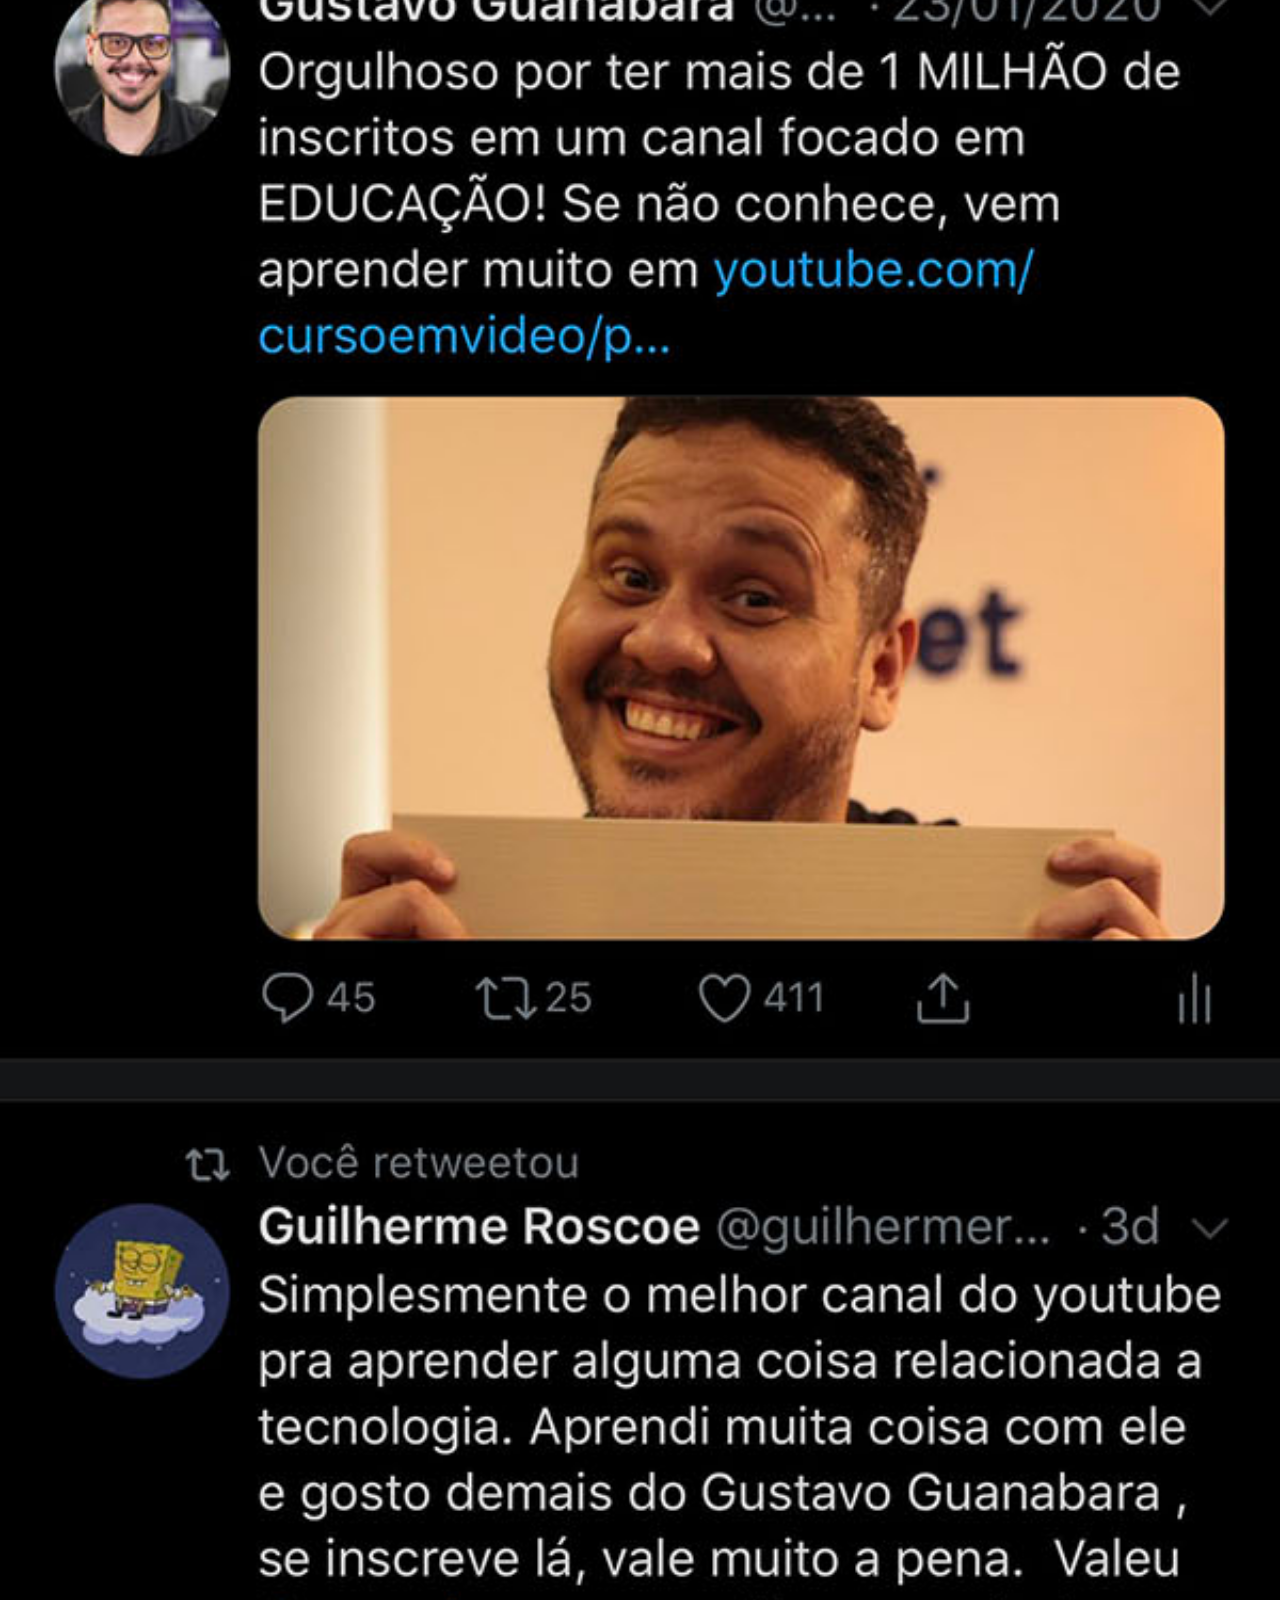
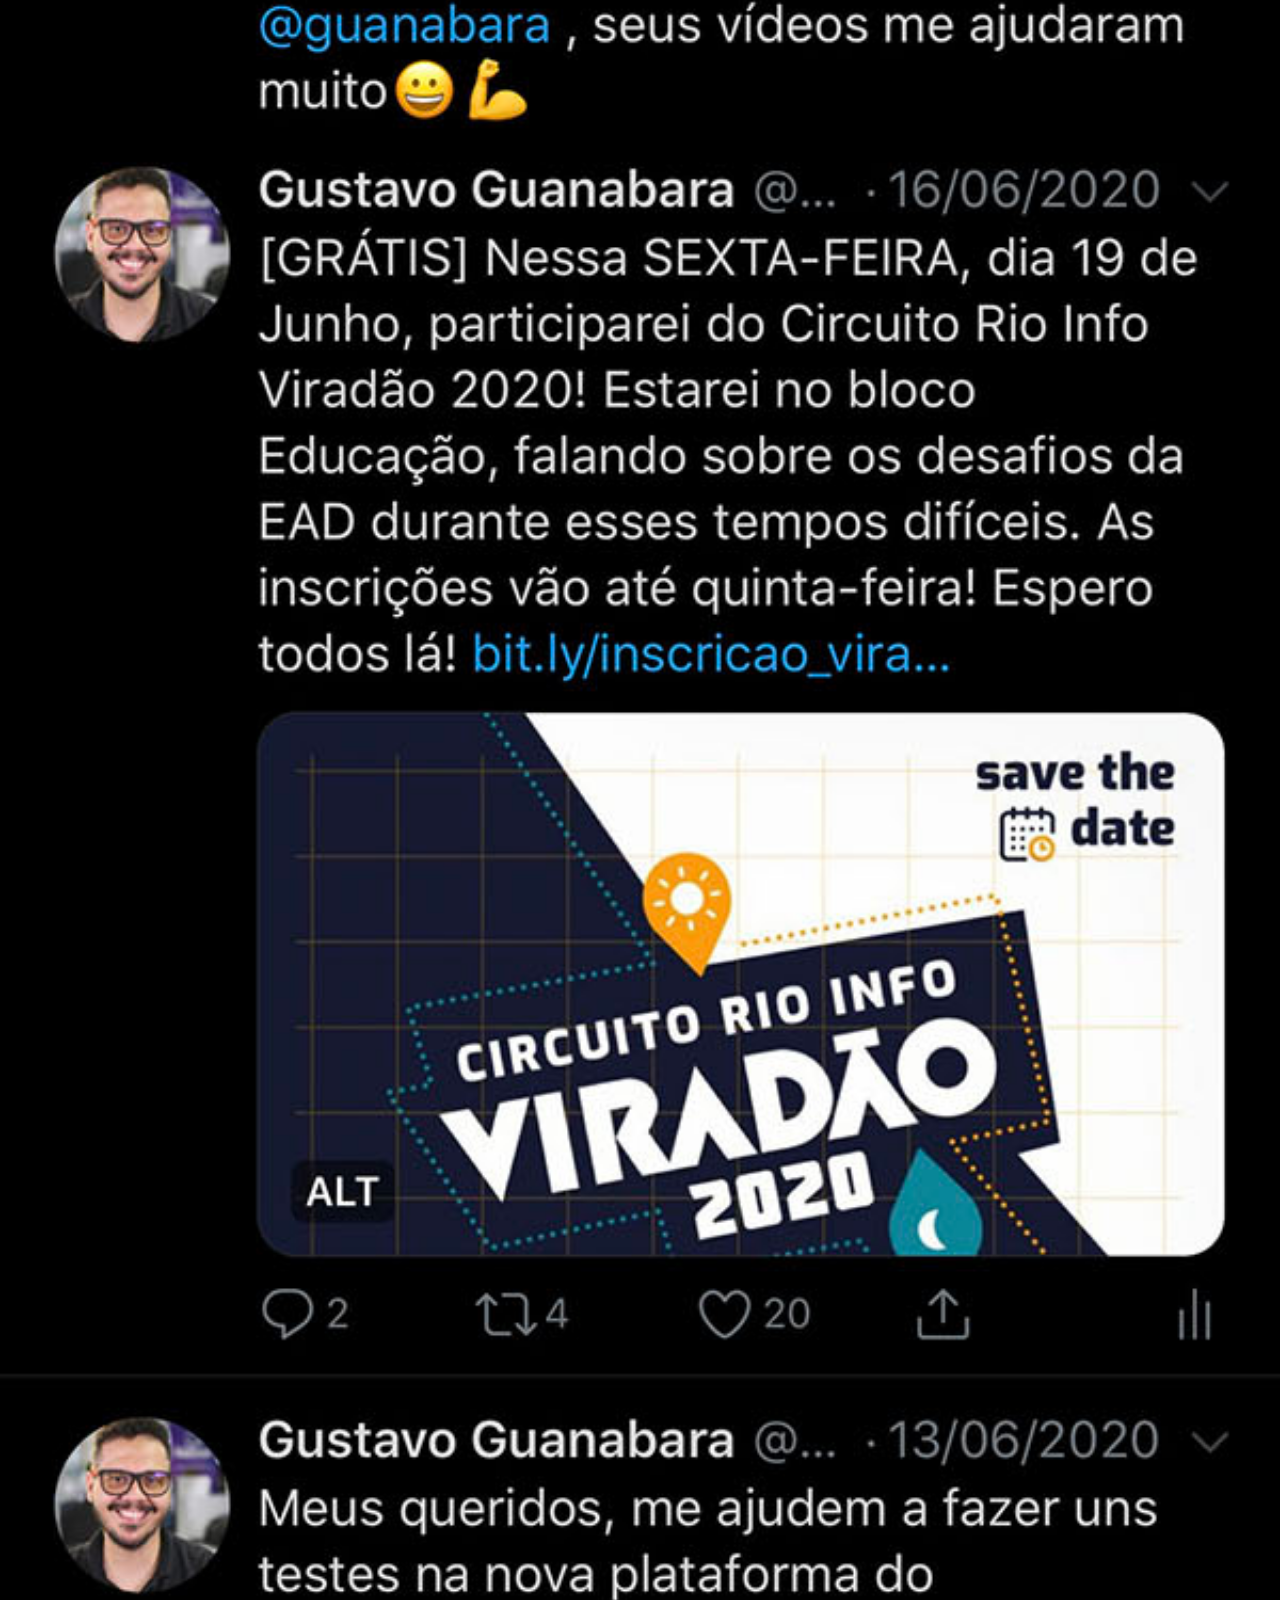
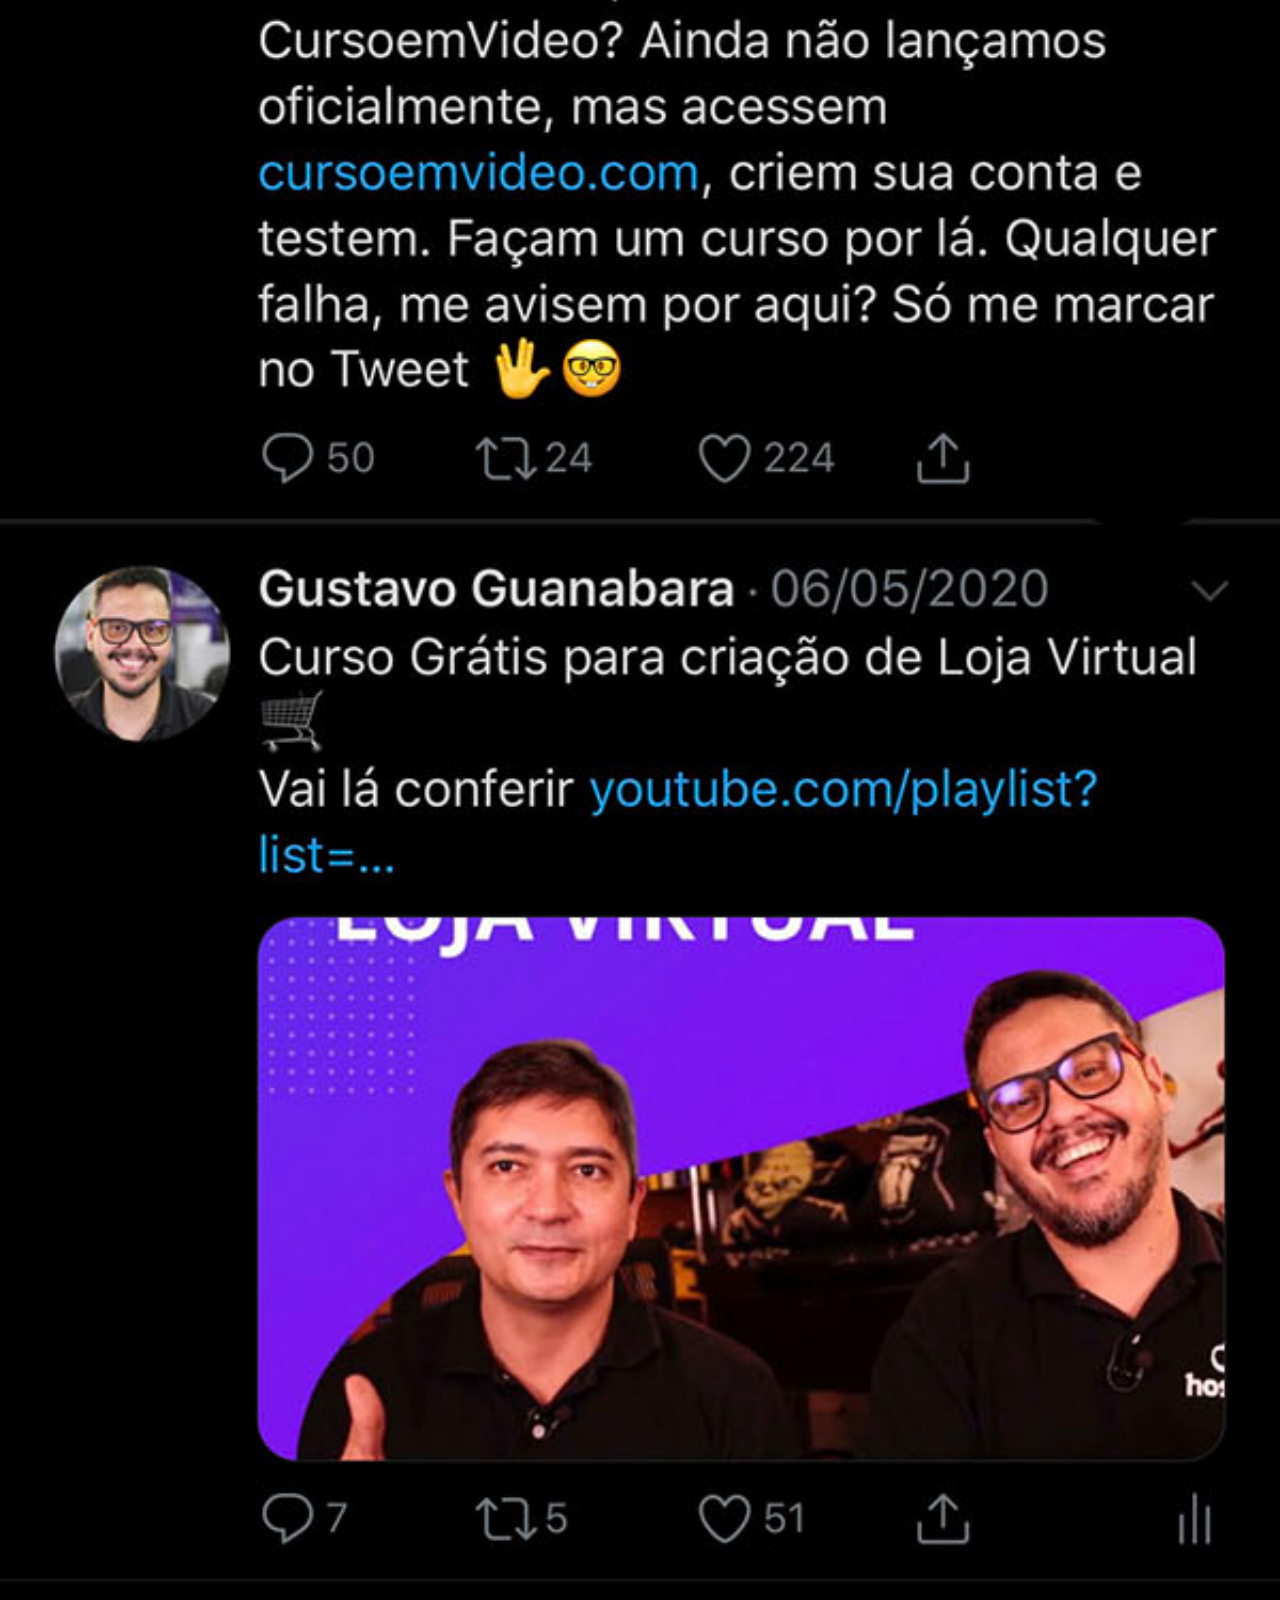
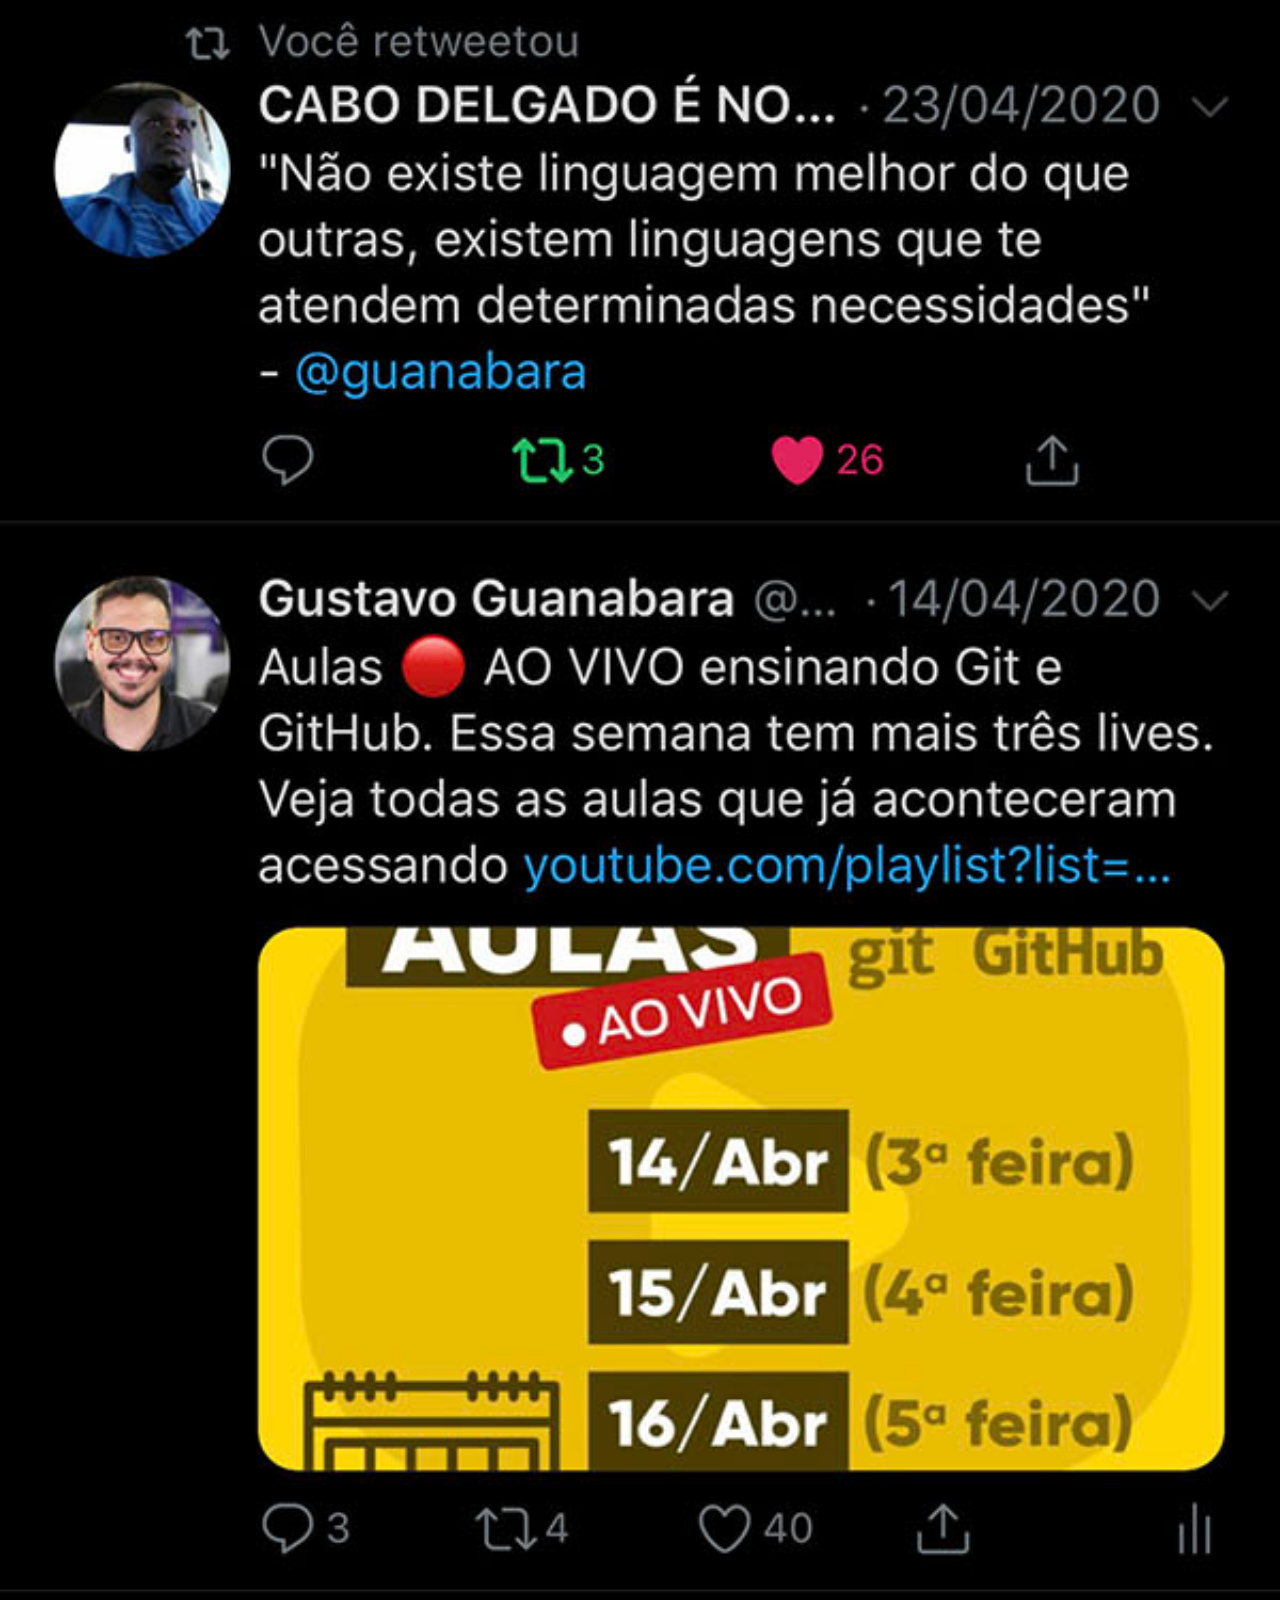
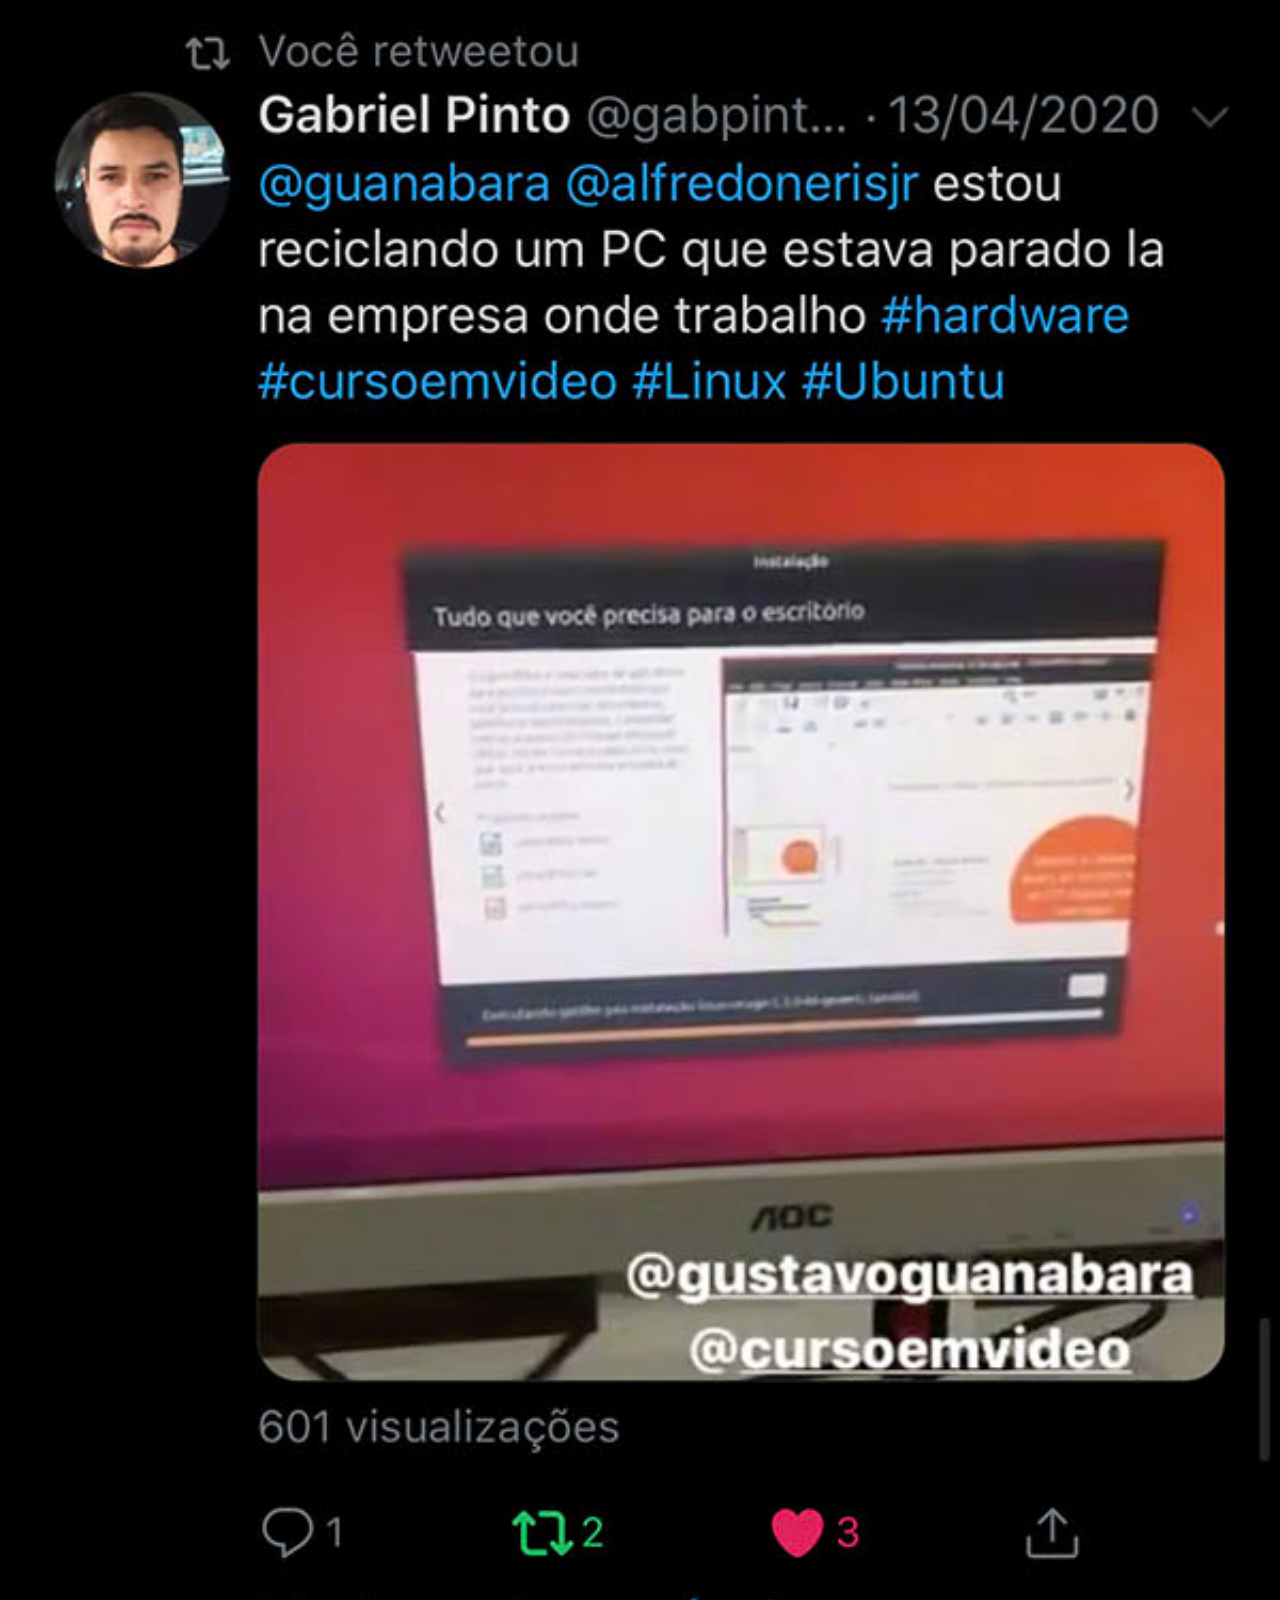
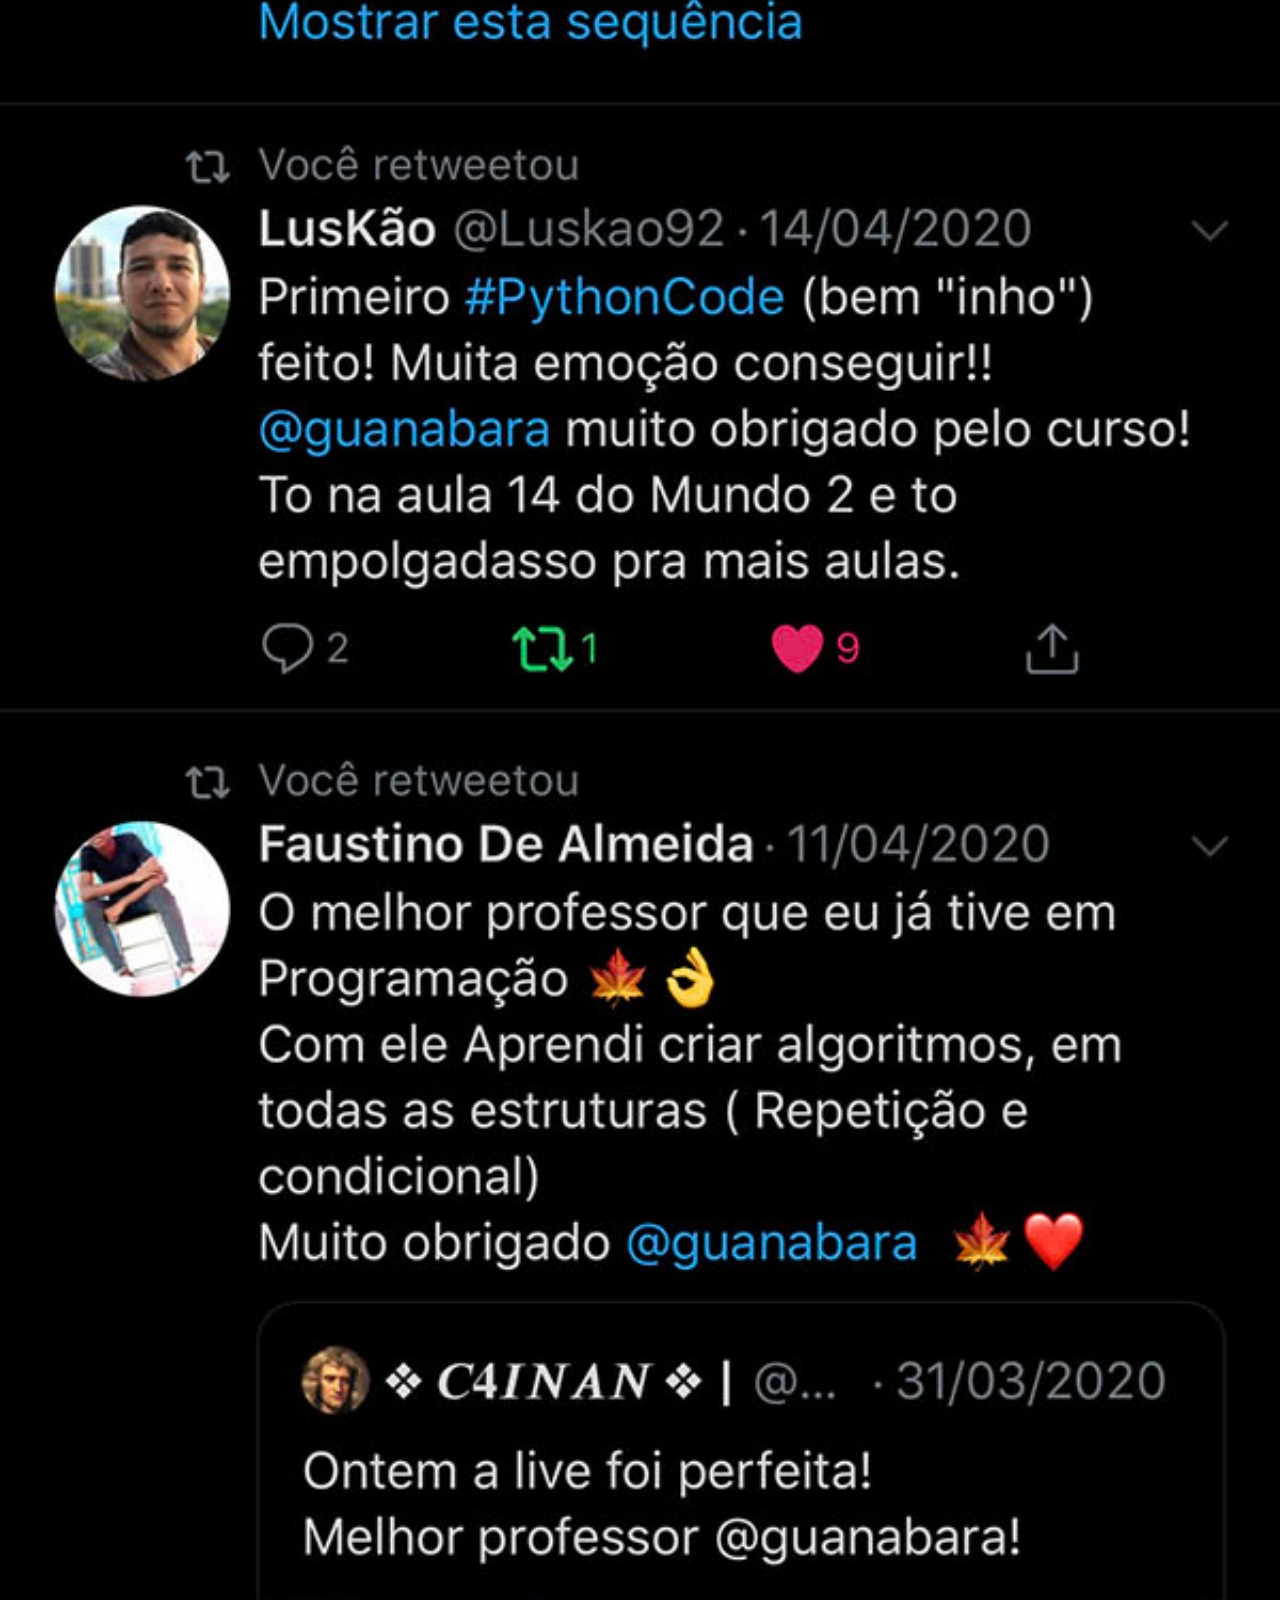
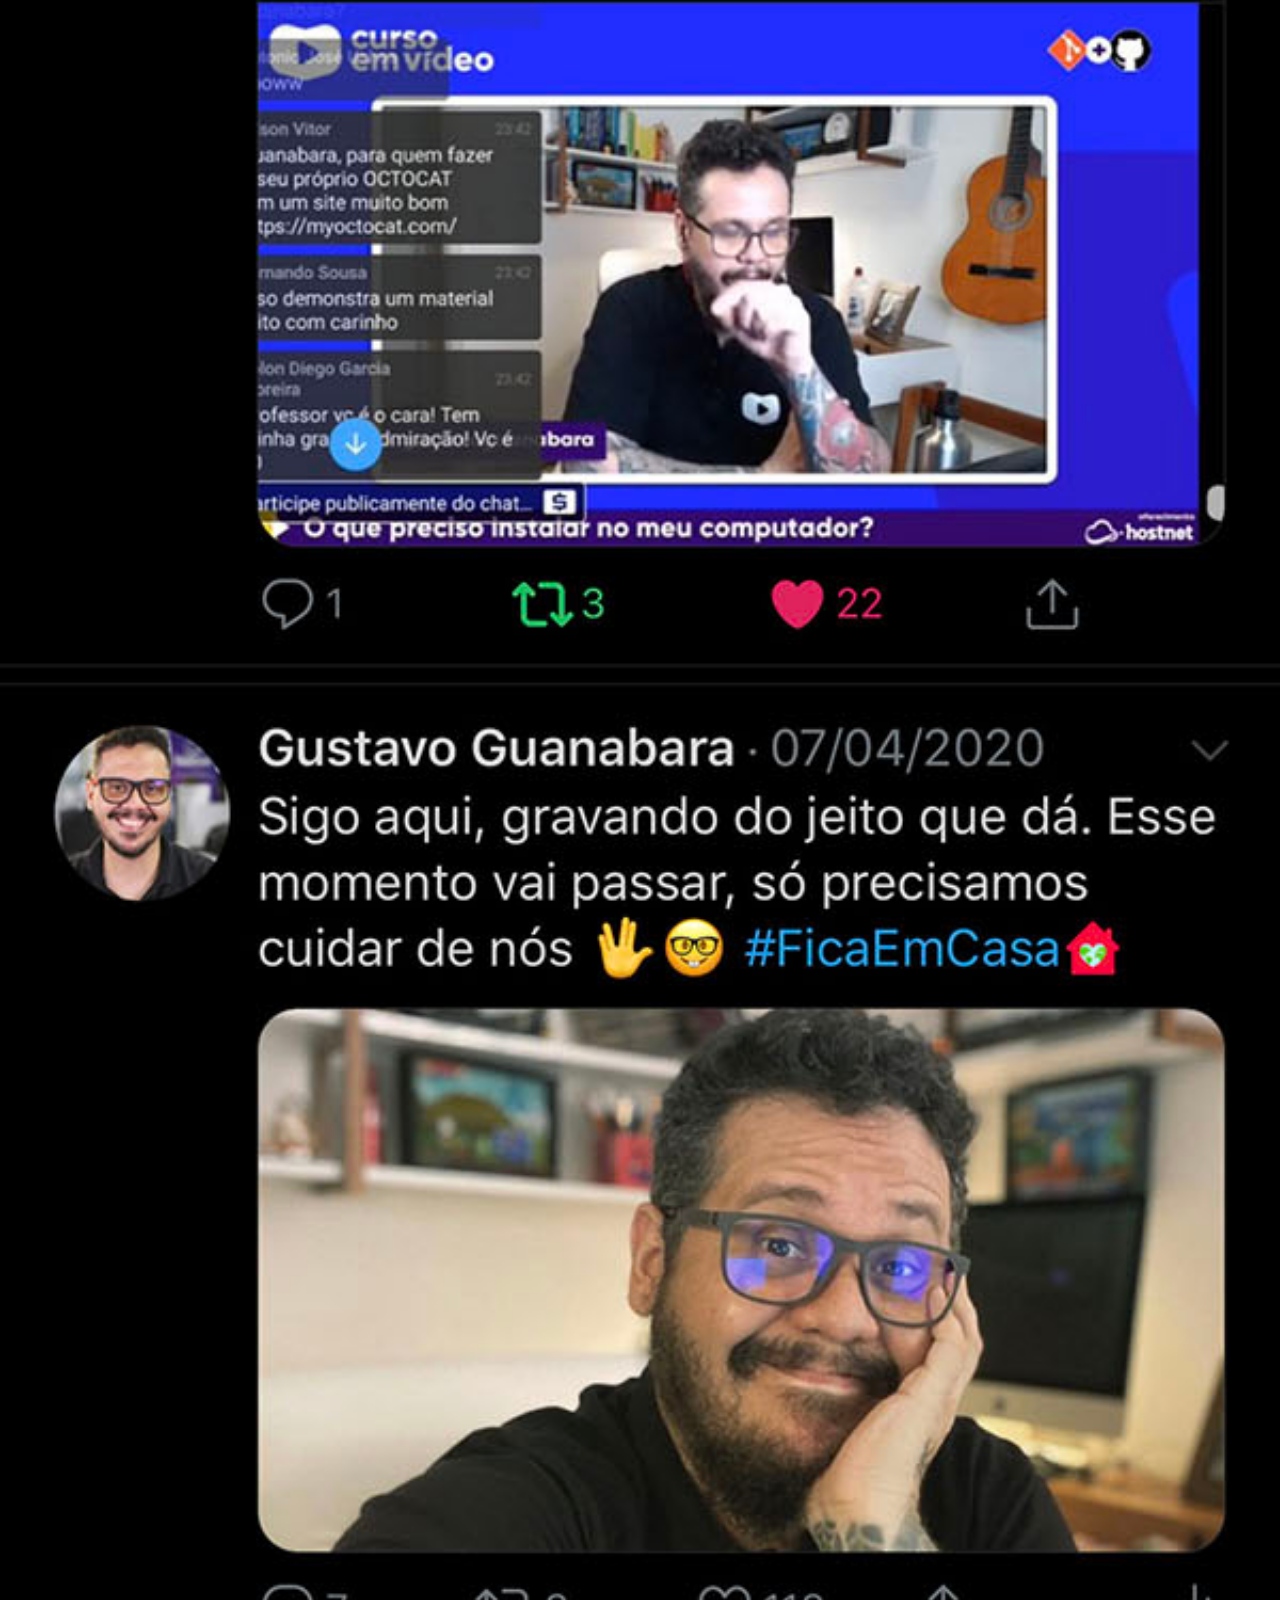
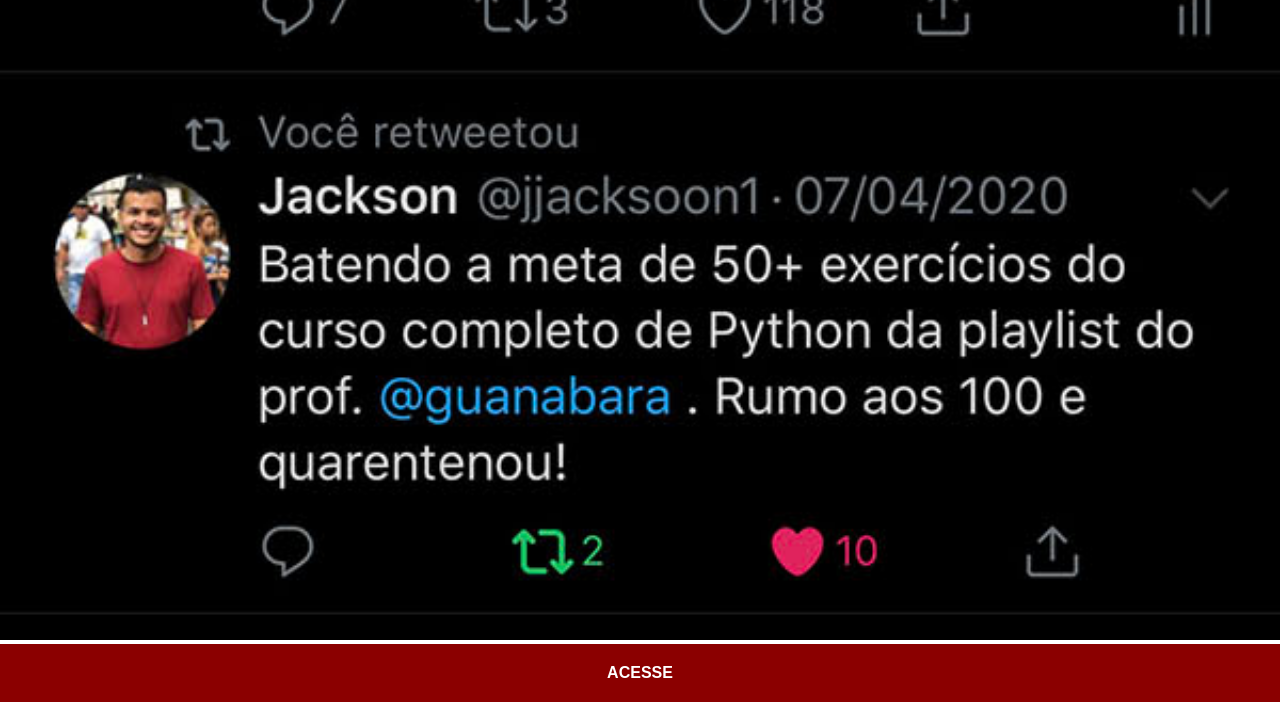
<file: twitter.html>
<!DOCTYPE html>
<html lang="pt-br">
<head>
    <meta charset="UTF-8">
    <meta name="viewport" content="width=device-width, initial-scale=1.0">
    <title>Twitter</title>
    <link rel="stylesheet" href="estilo/social.css">
</head>
<body>
    <img src="imagens/tela-twitter.jpg" alt="Twitter">
    <a href="#">ACESSE</a>
</body>
</html>
</file>
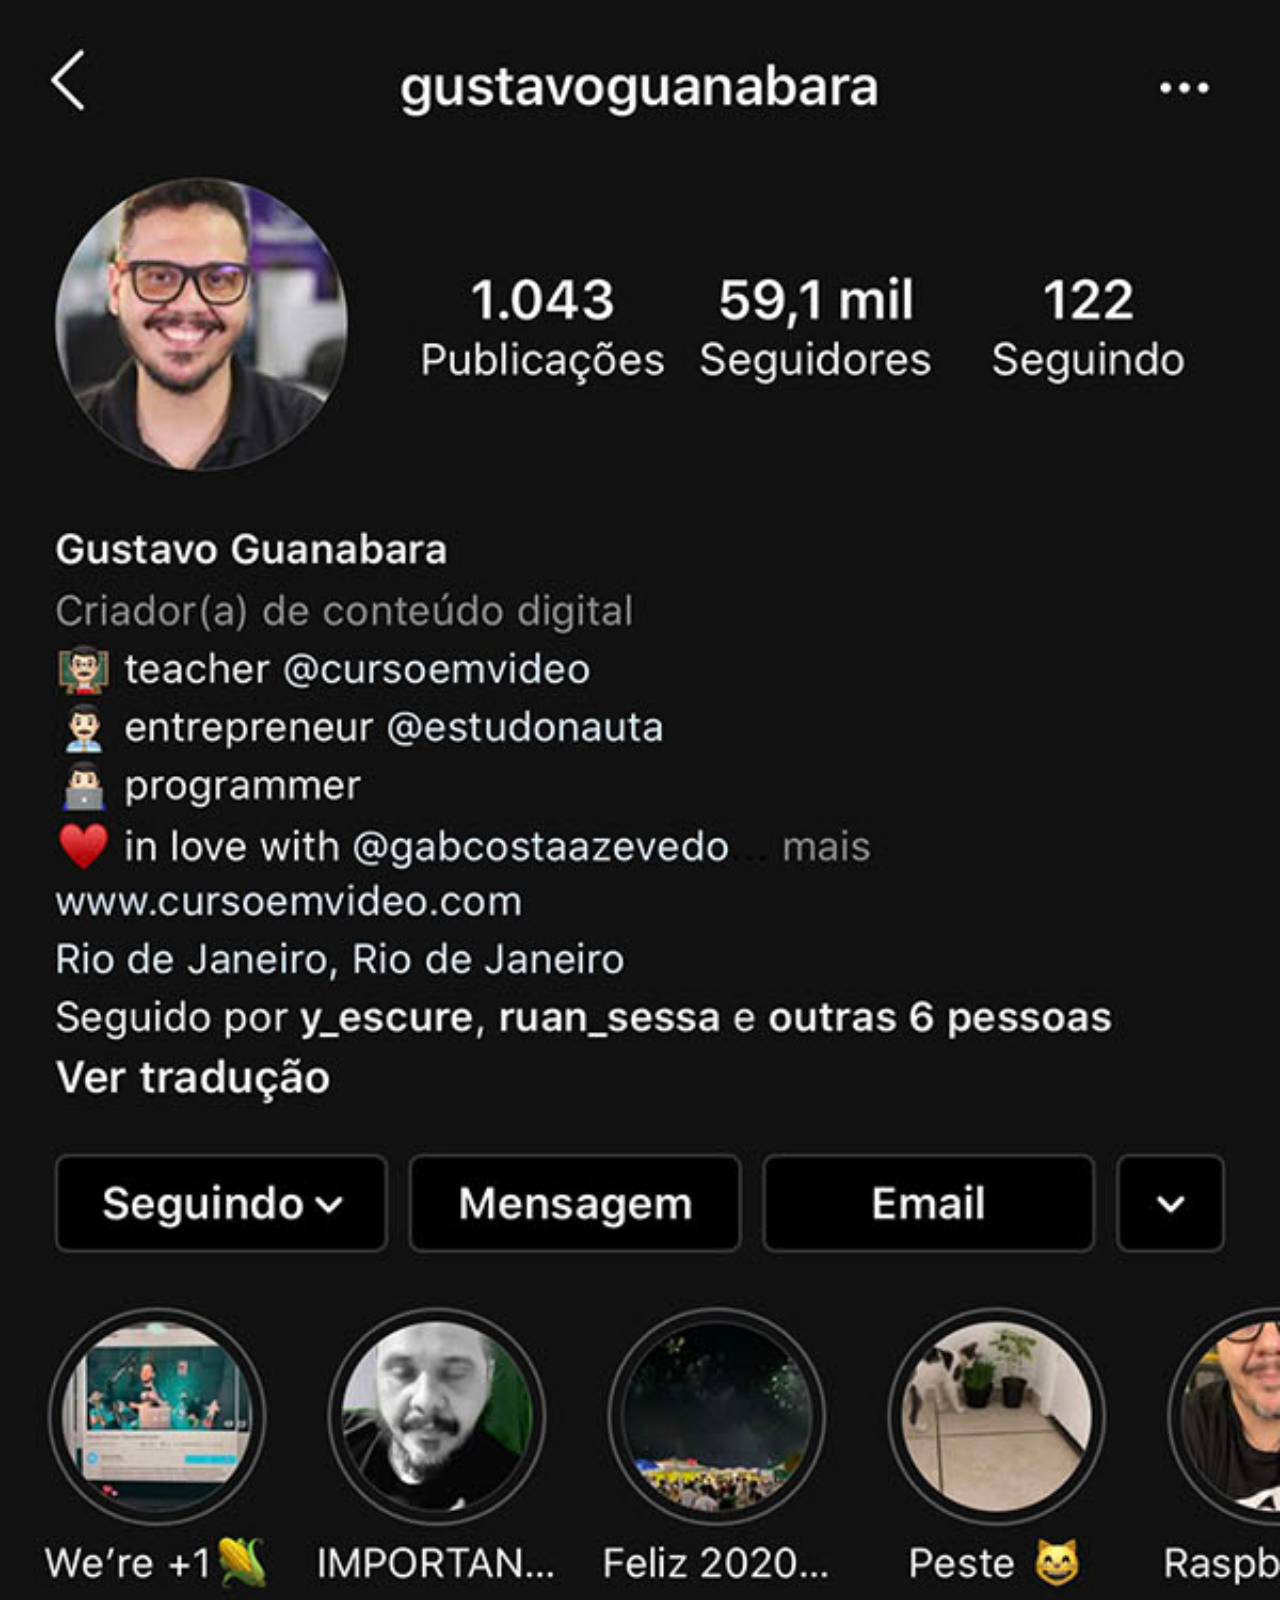
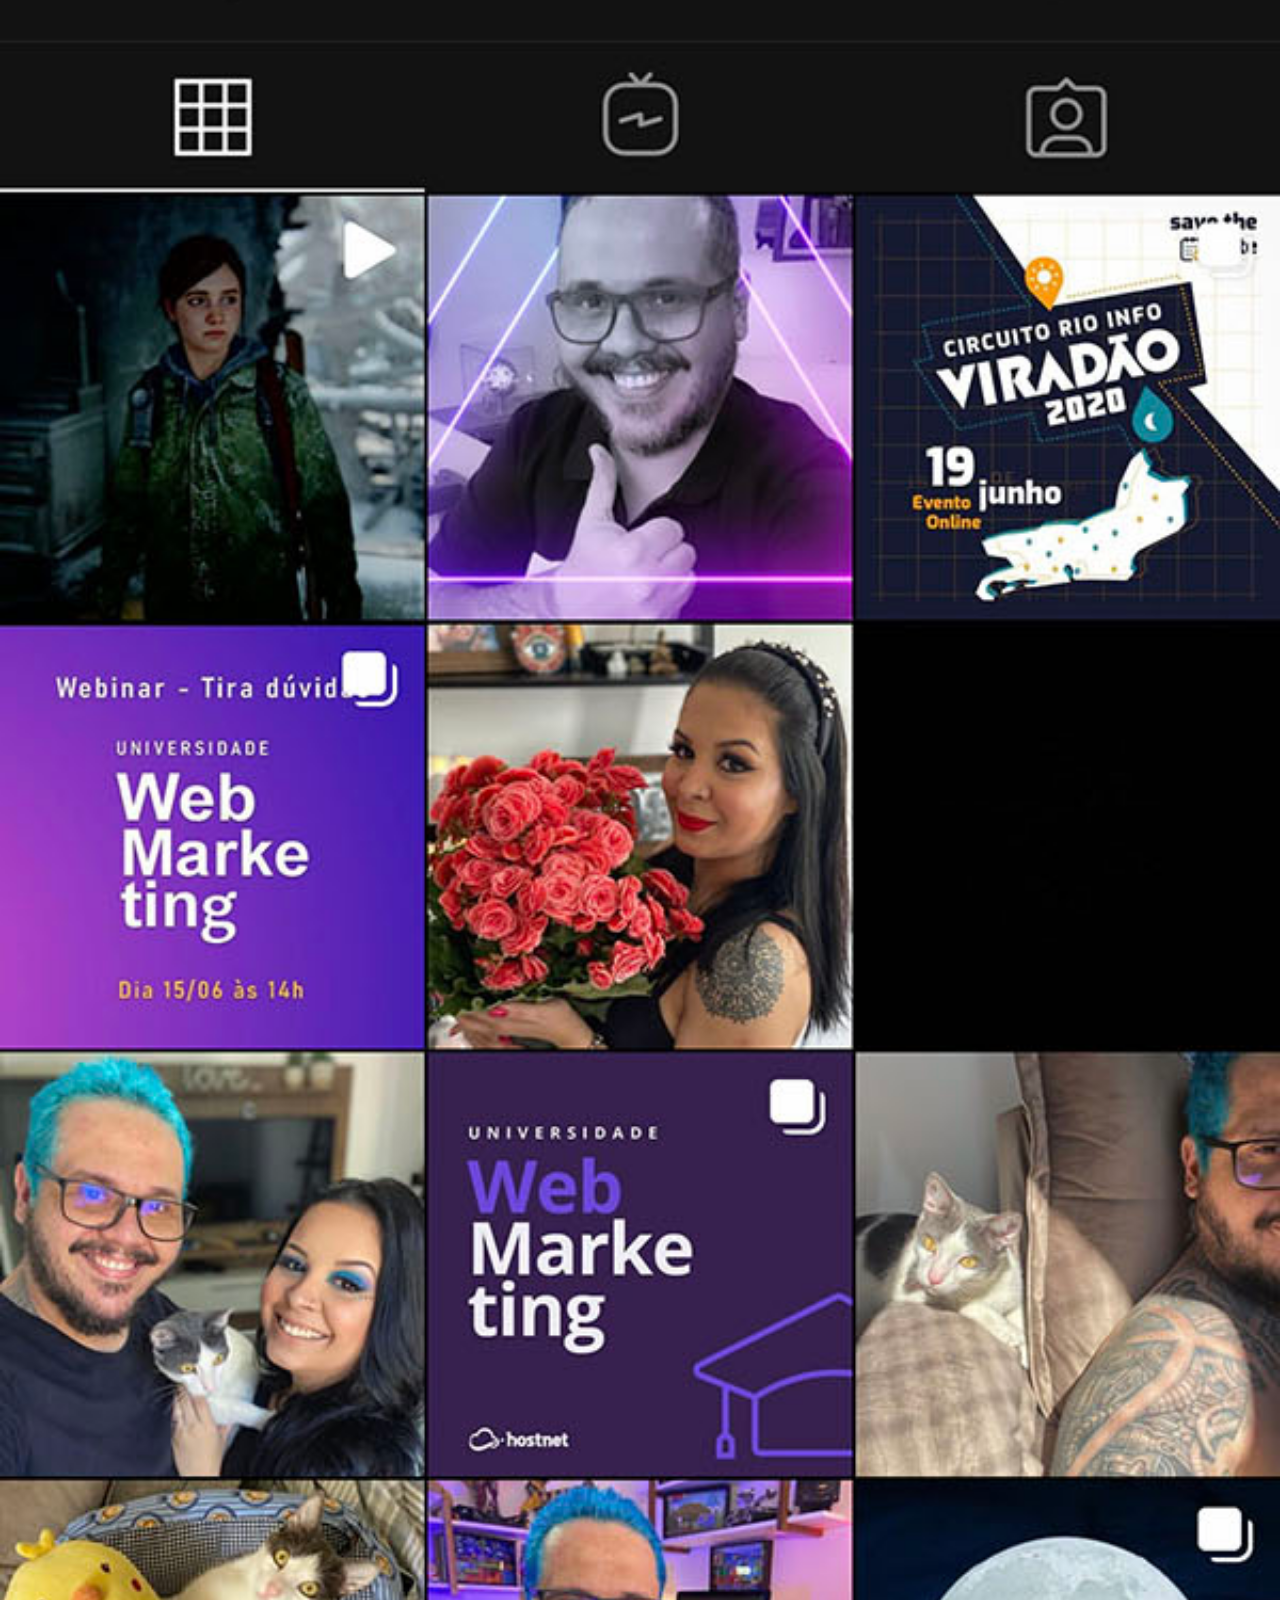
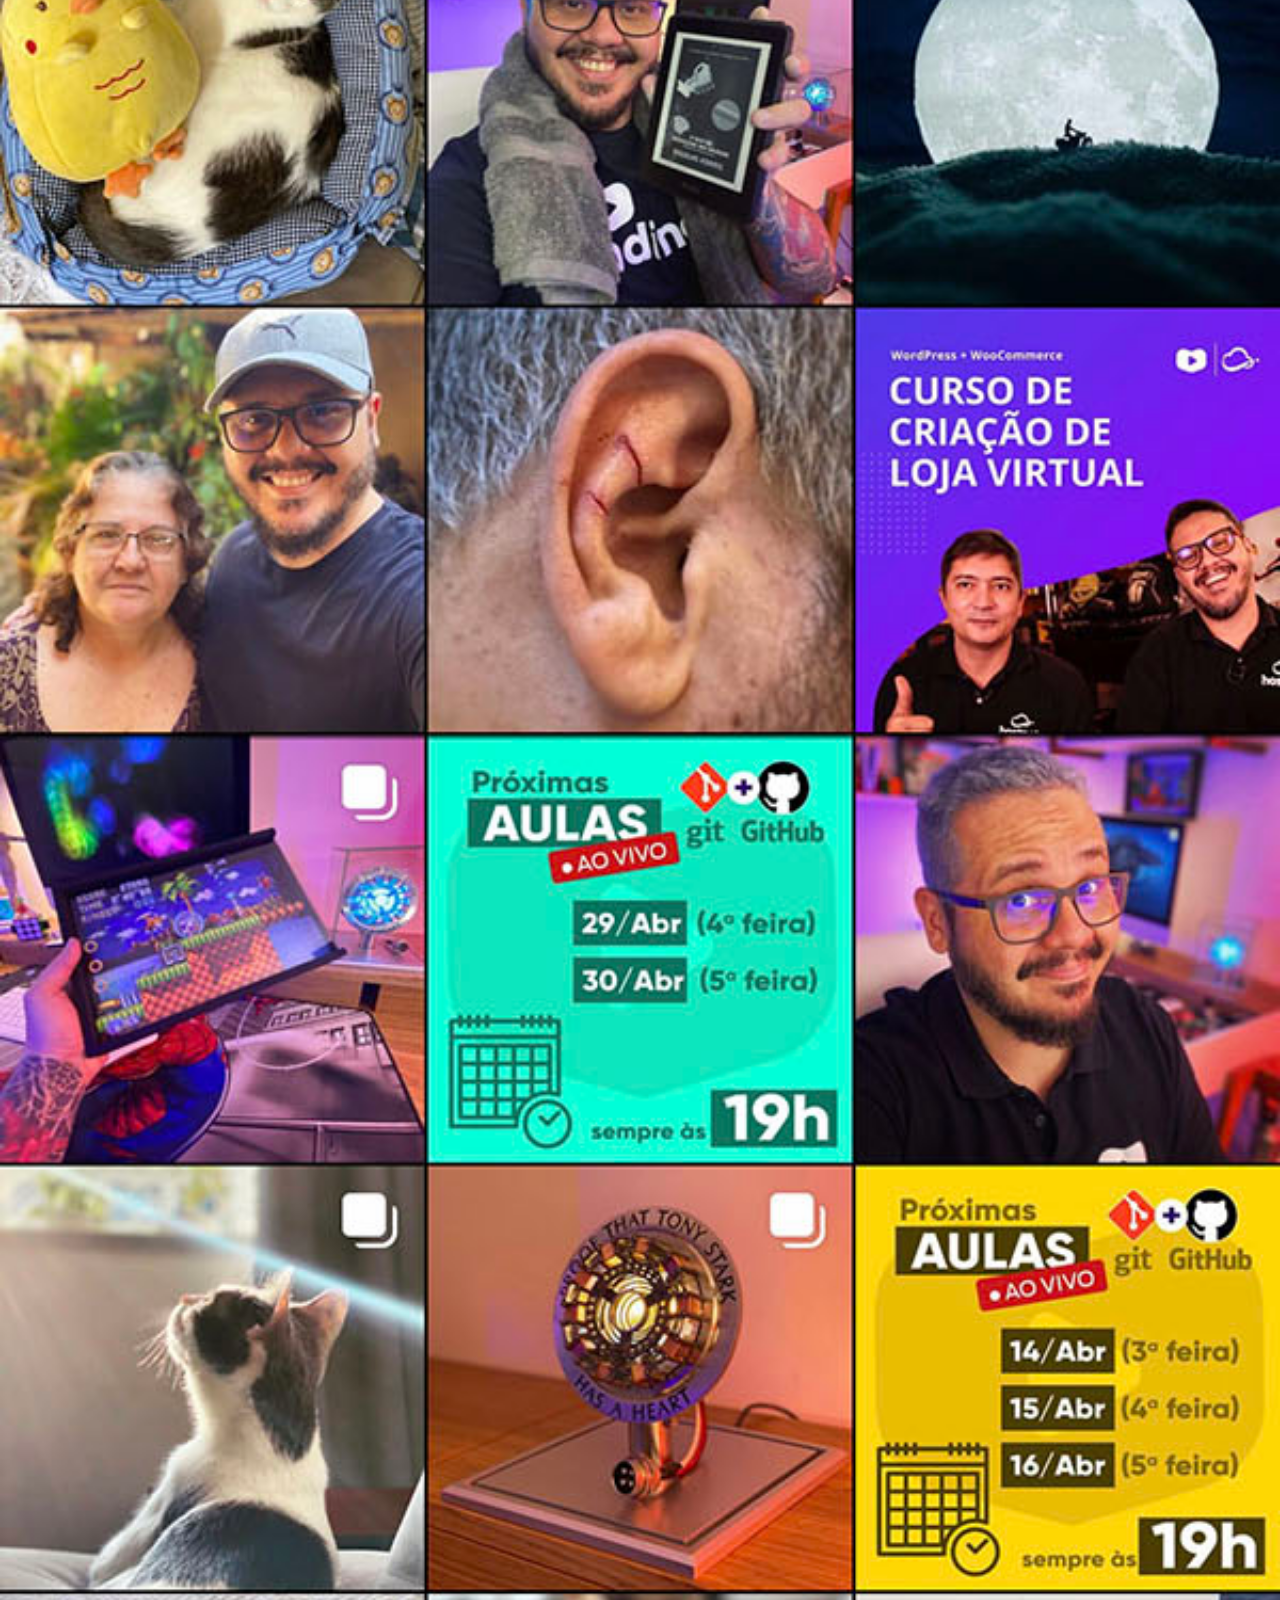
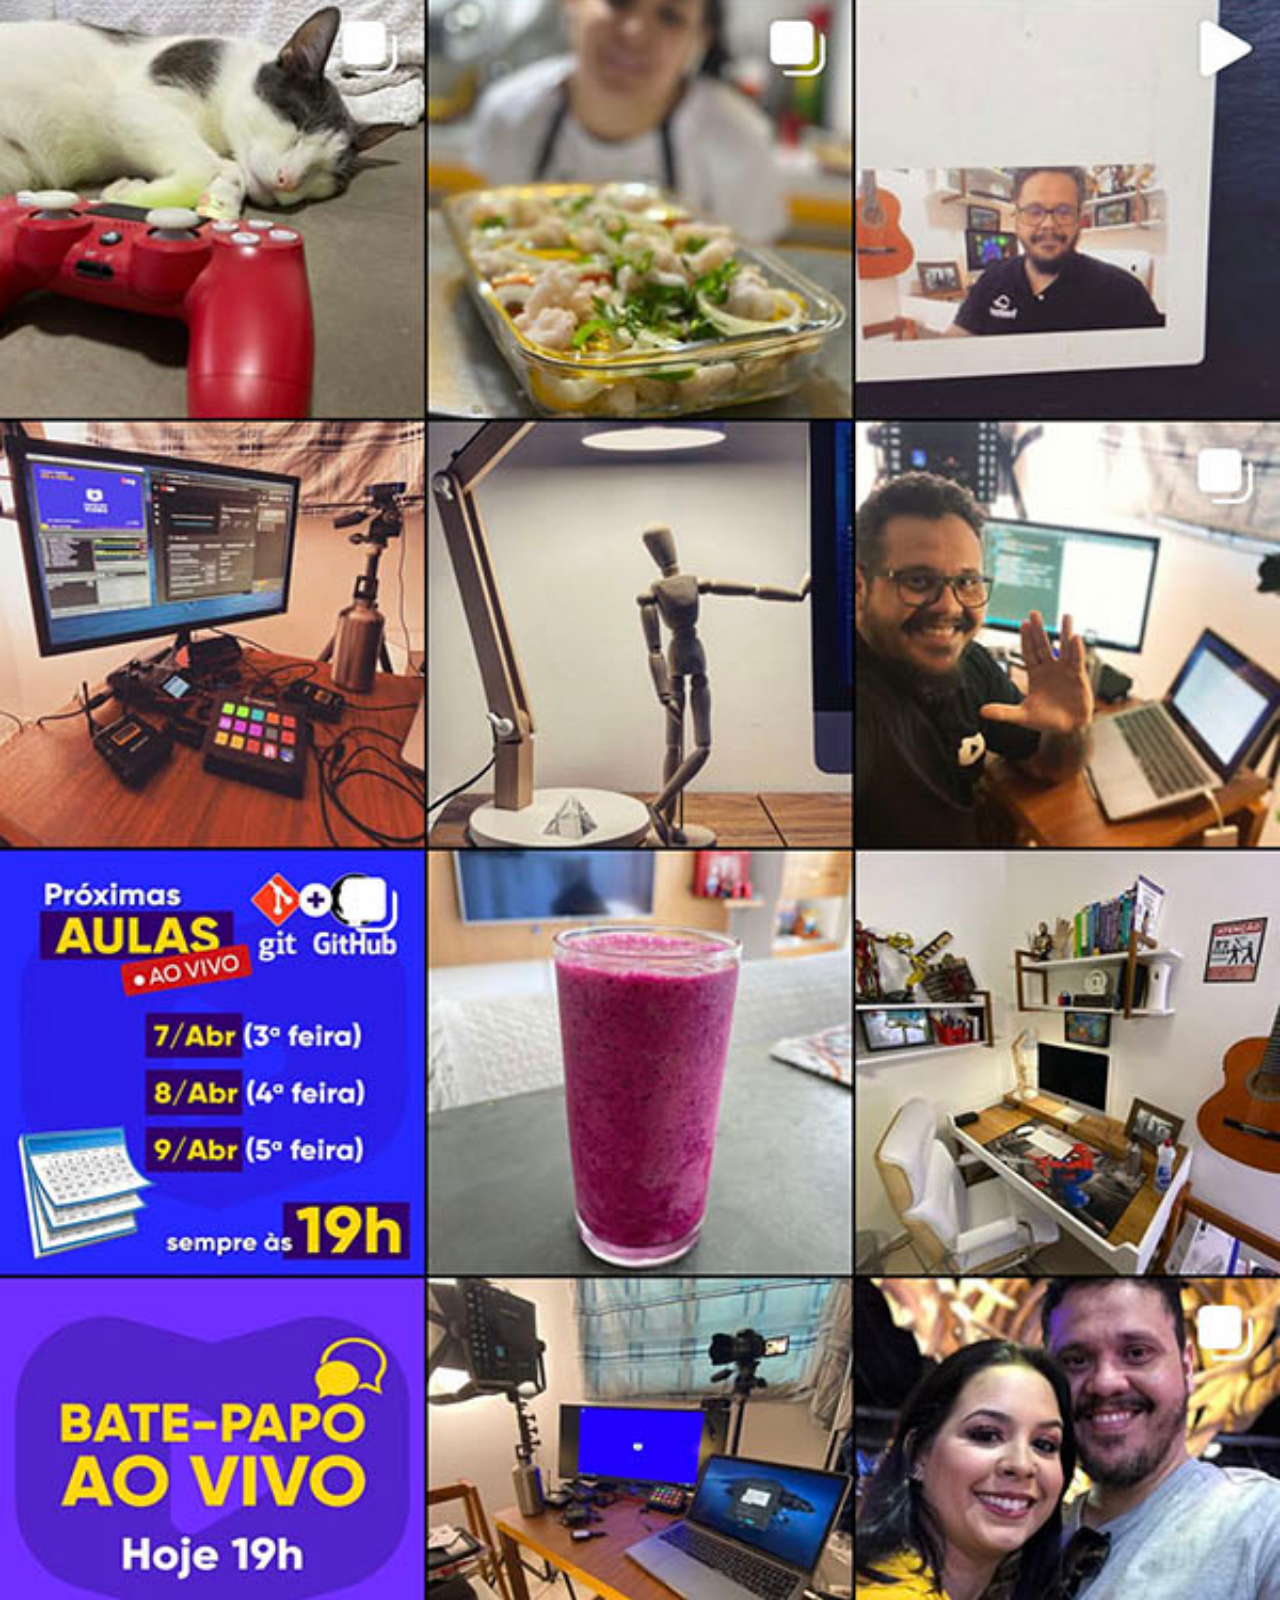
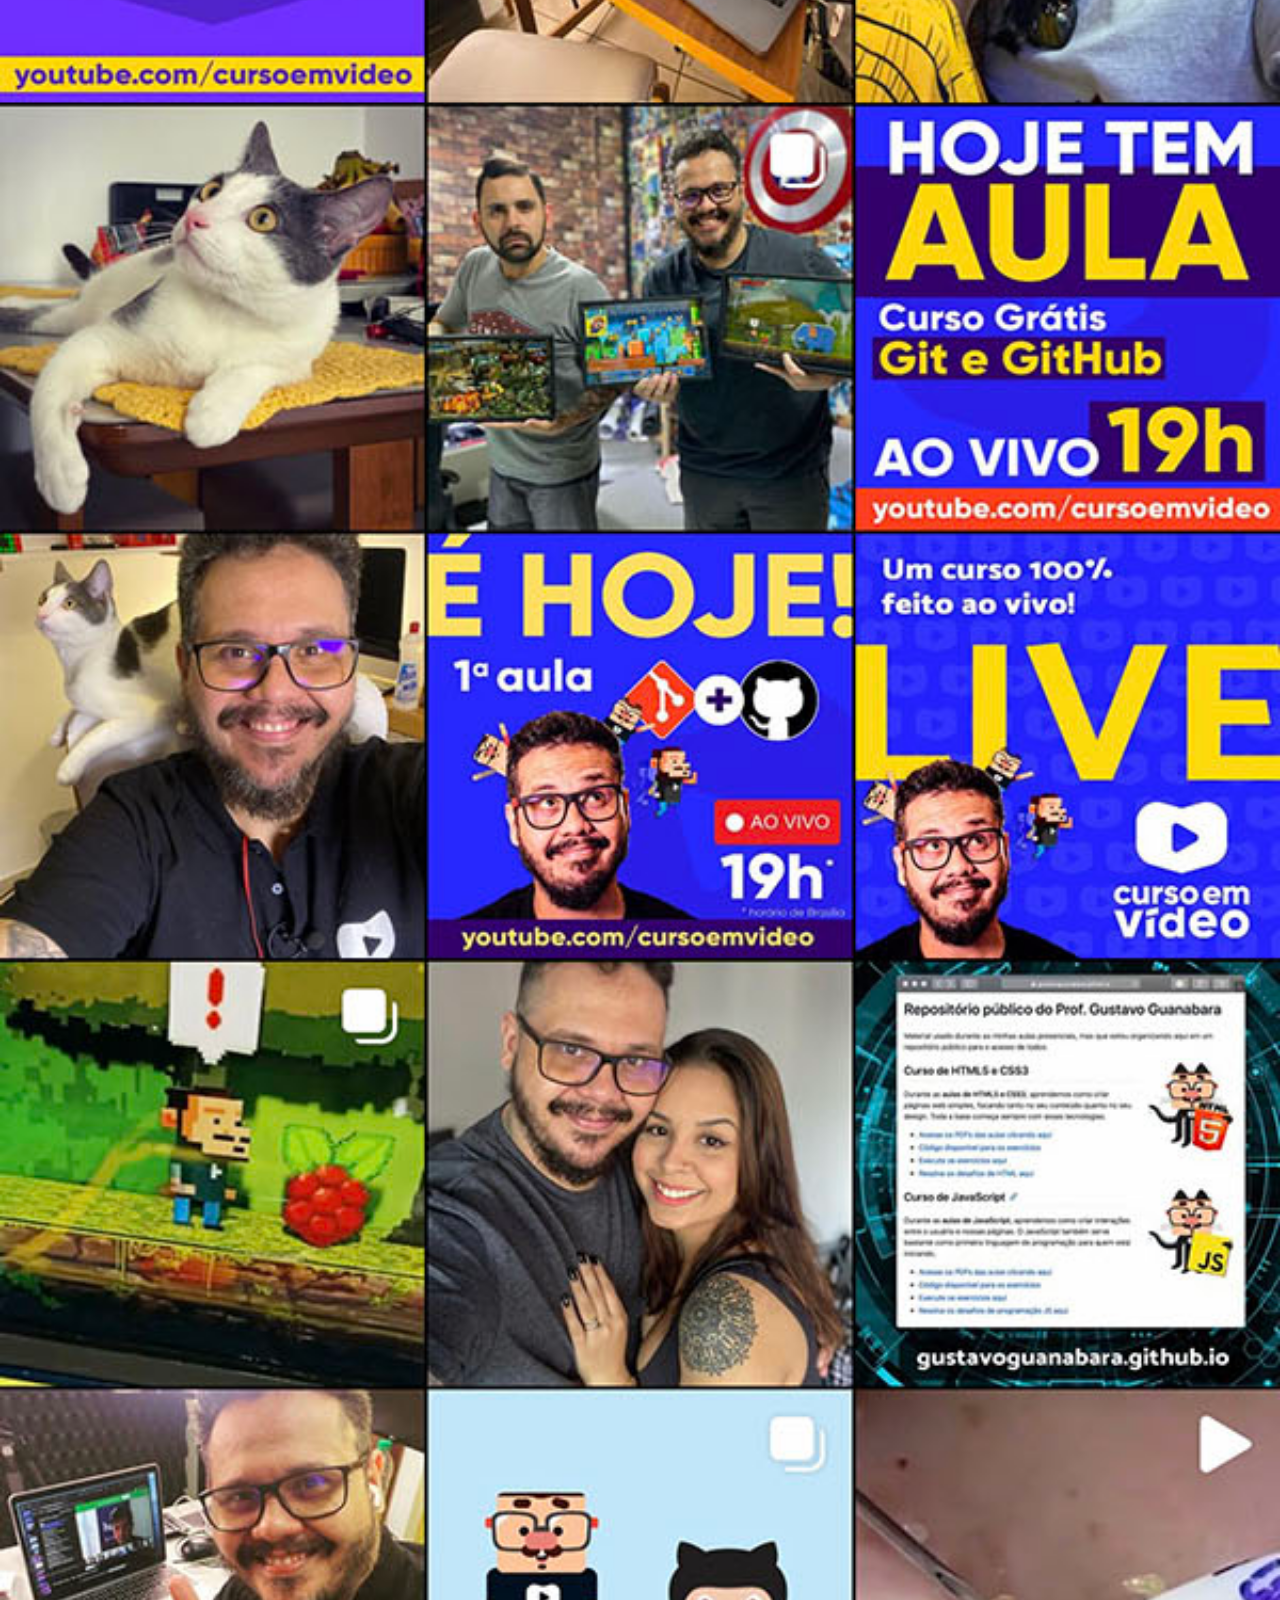
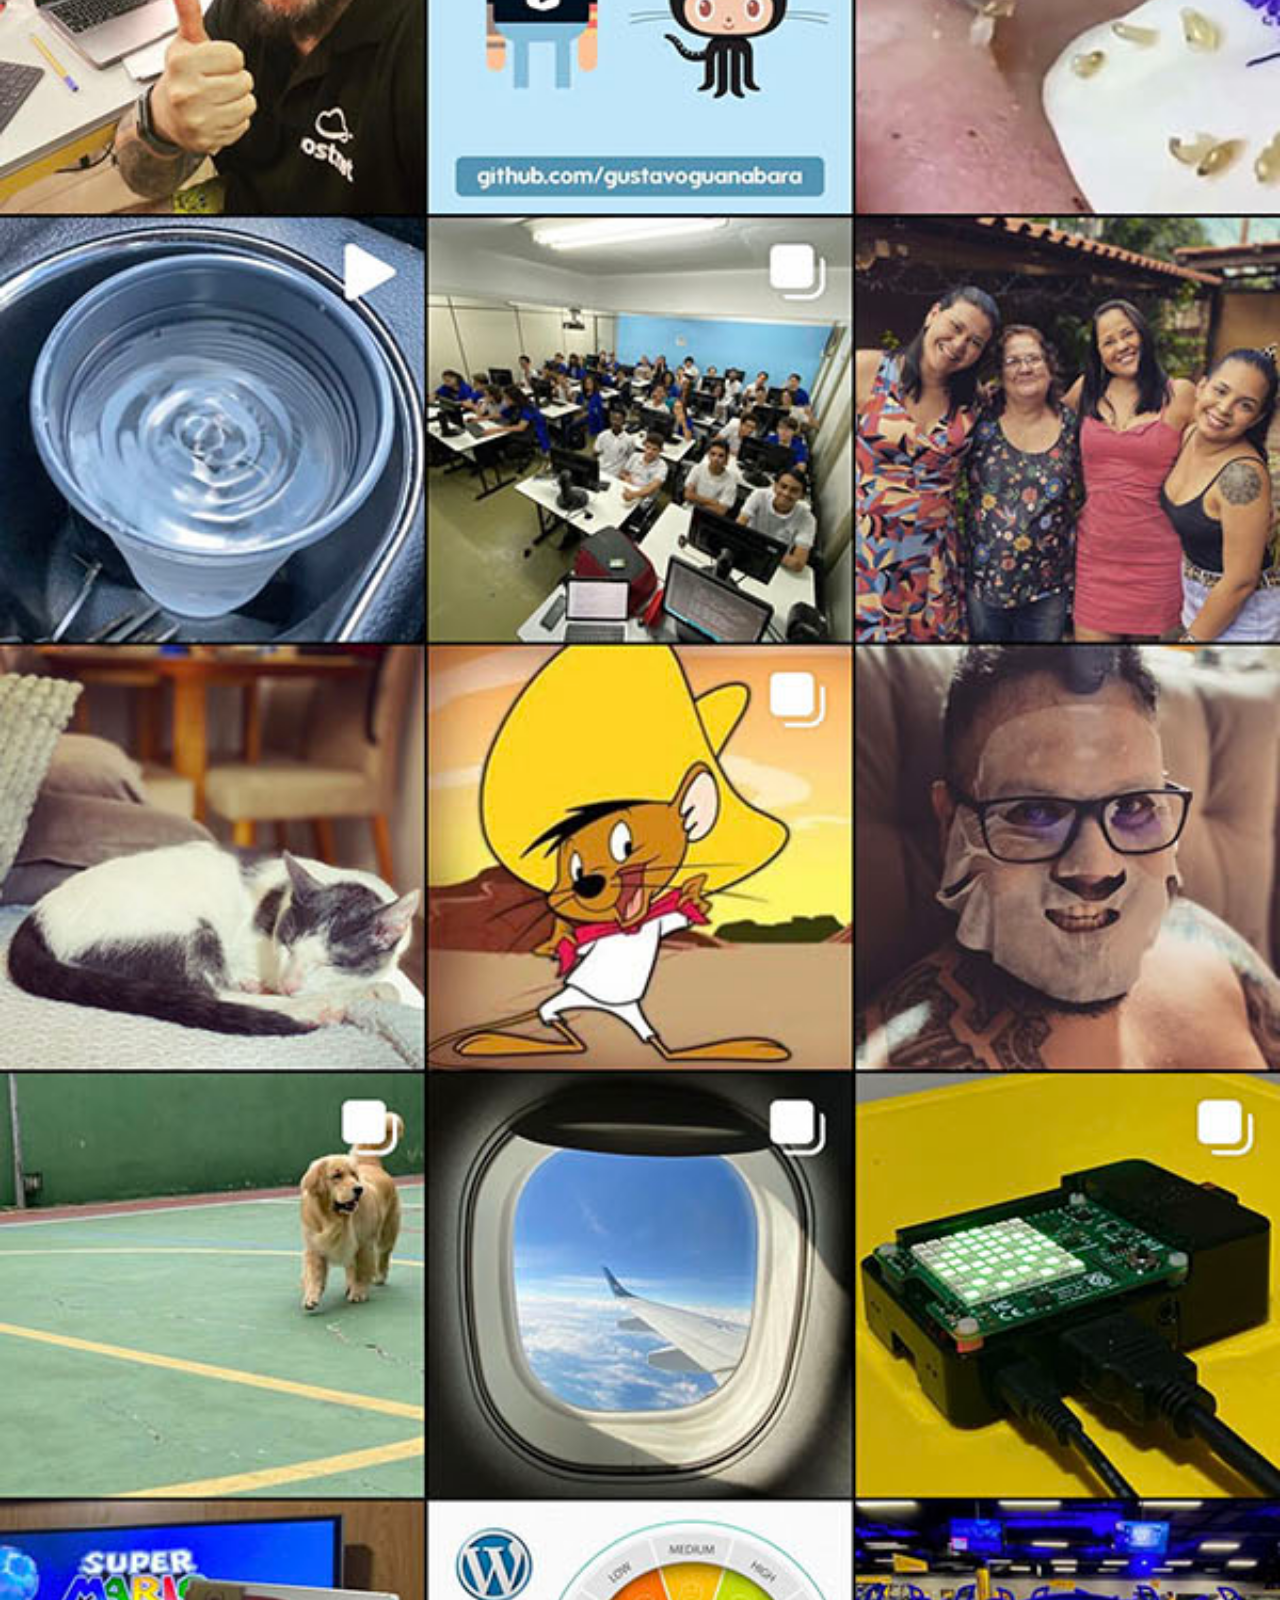
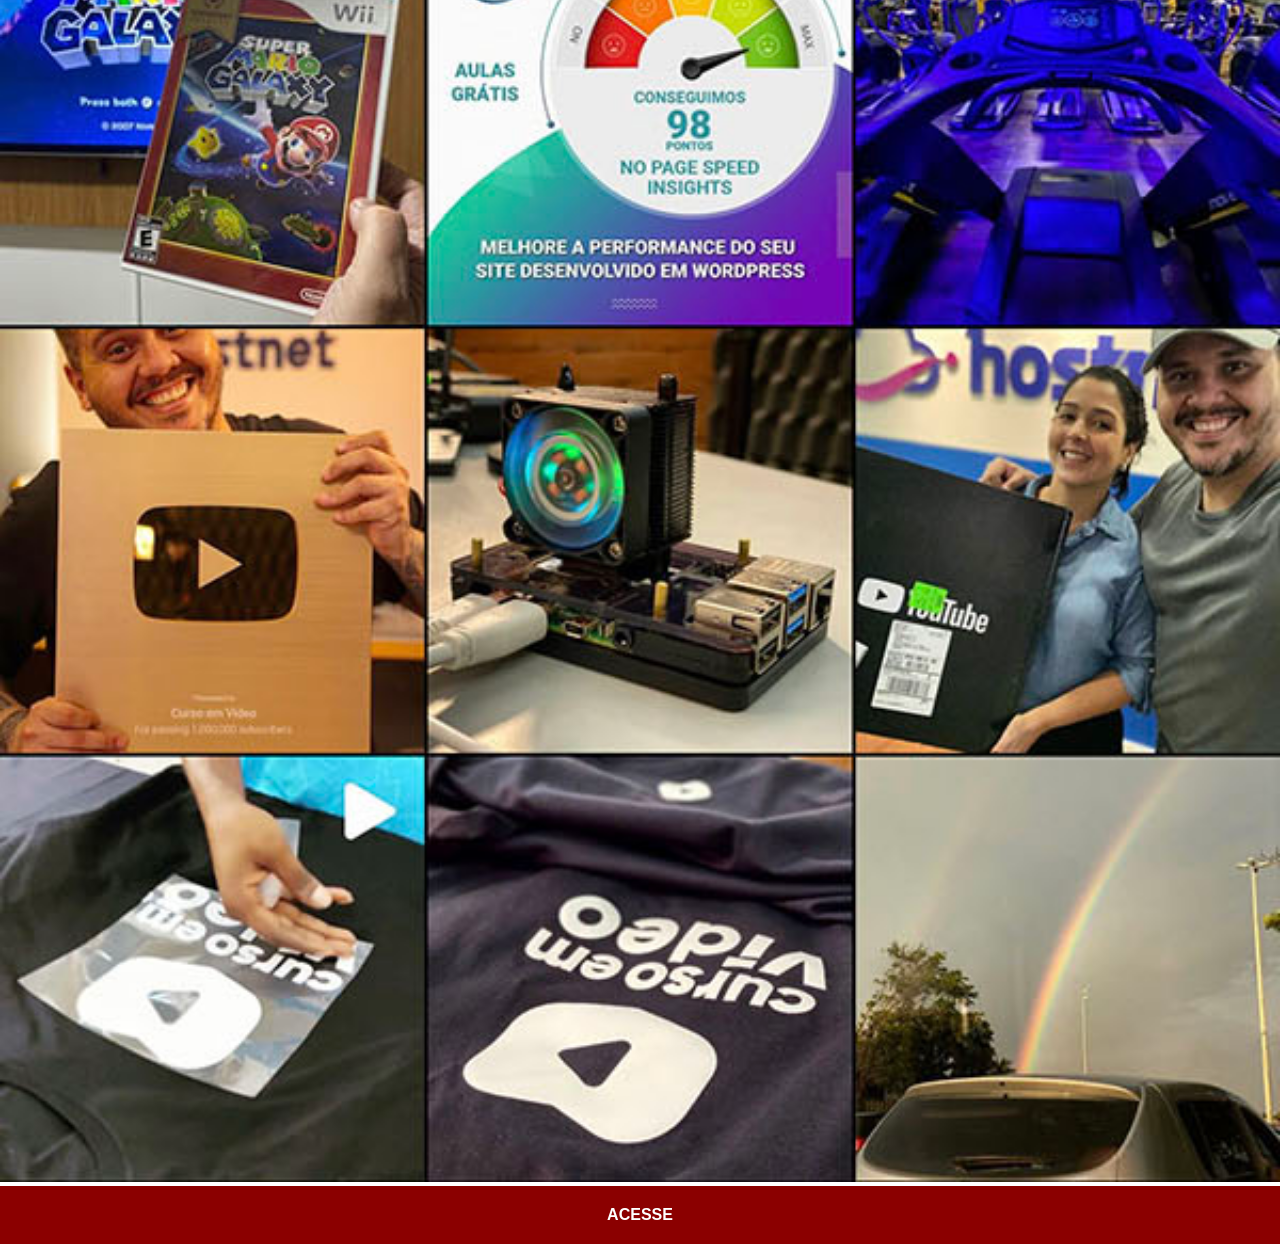
<file: youtube.html>
<!DOCTYPE html>
<html lang="pt-br">
<head>
    <meta charset="UTF-8">
    <meta name="viewport" content="width=device-width, initial-scale=1.0">
    <title>Youtube</title>
    <link rel="stylesheet" href="estilo/social.css">
</head>
<body>
    <img src="imagens/tela-instagram.jpg" alt="Youtube">
    <a href="https://www.youtube.com/@theIUGx" target="_blank">ACESSE</a>
</body>
</html>
</file>
<file: estilo/style.css>
@charset "UTF-8";

*{
    padding: 0px;
    margin: 0px;
    font-family: Arial, Helvetica, sans-serif;
}
html, body{
    height: 100vh;
    width: 100vw;
    background-color: black;
}
body{
    background:url("../imagens/fundo-madeira.jpg") no-repeat top center;
    background-size: cover;
    background-attachment: fixed;
}
main{
    position: relative;
    height: 100vh;
}
section#telefone{
    position: absolute;
    top: 50%;
    left: 50%;
    transform: translate(-50%, -50%);

    height: 627px;
    width: 311px;
    background: url('../imagens/frame-iphone.png') no-repeat;
}
section#redes{
    text-align: right;
}
section#redes img{
    width: 50px;
    margin: 5px;
    border-radius: 50%;
    box-shadow: 2px 1px 5px rgba(0, 0, 0, 0.404);
    box-sizing: border-box;
}
section#redes img:hover{
    border: 2px solid rgba(255, 255, 255, 0.616);
    box-shadow: 5px 5px 10px black;
    transform: translate(-3px, -3px);
    transition: transform 0.6s, border 0.7s;
}
iframe#tela{
    position: relative;
    top: 80px;
    left: 22px;
    height: 471px;
    width: 269px;
}
</file>
<file: estilo/social.css>
@charset "UTF-8";

*{
    padding: 0px;
    margin: 0px;
    font-family: Arial, Helvetica, sans-serif;
}
::-webkit-scrollbar{
    width: 0px;
    height: 0px;
}
a{
    display: block;
    background-color: darkred;
    color: white;
    padding: 20px;
    text-align: center;
    text-decoration: none;
    font-weight: bolder;
}
a:hover{
    background-color: red;
}
img{
    width: 100vw;
}
</file>
